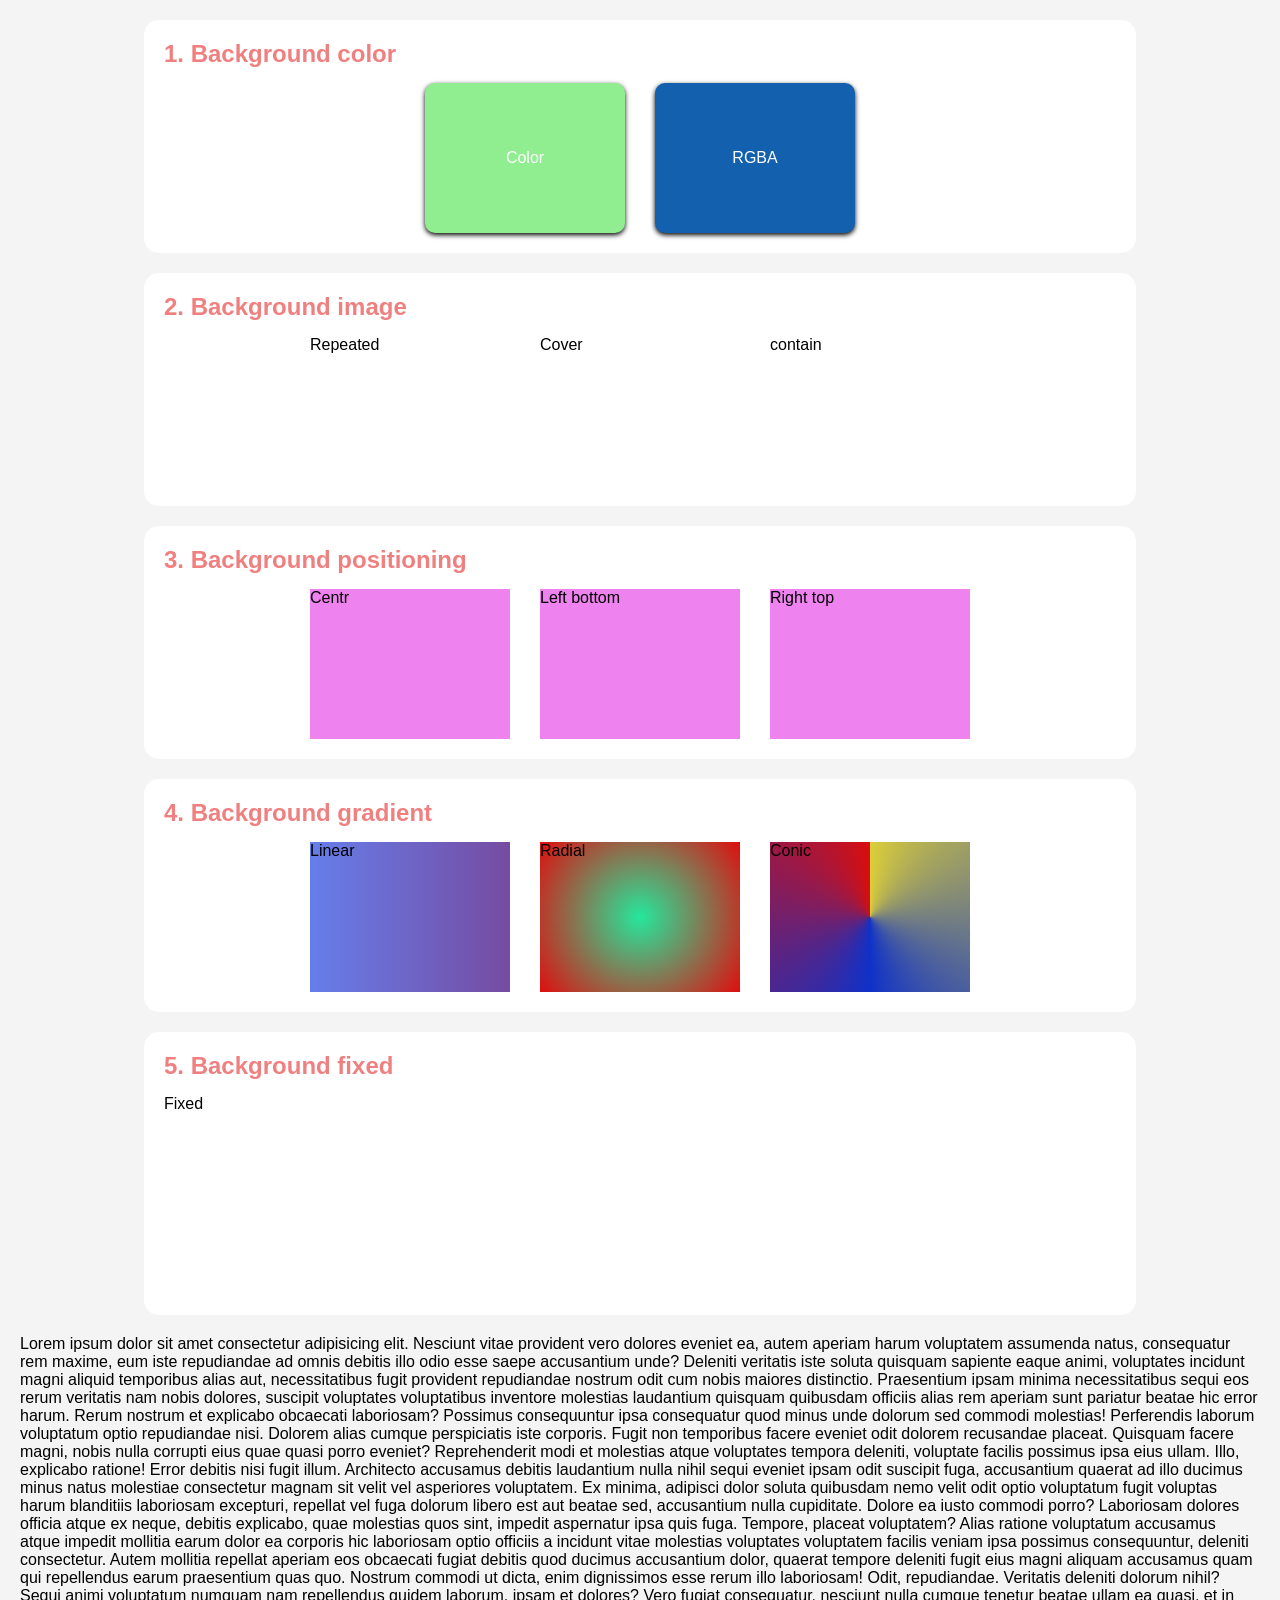
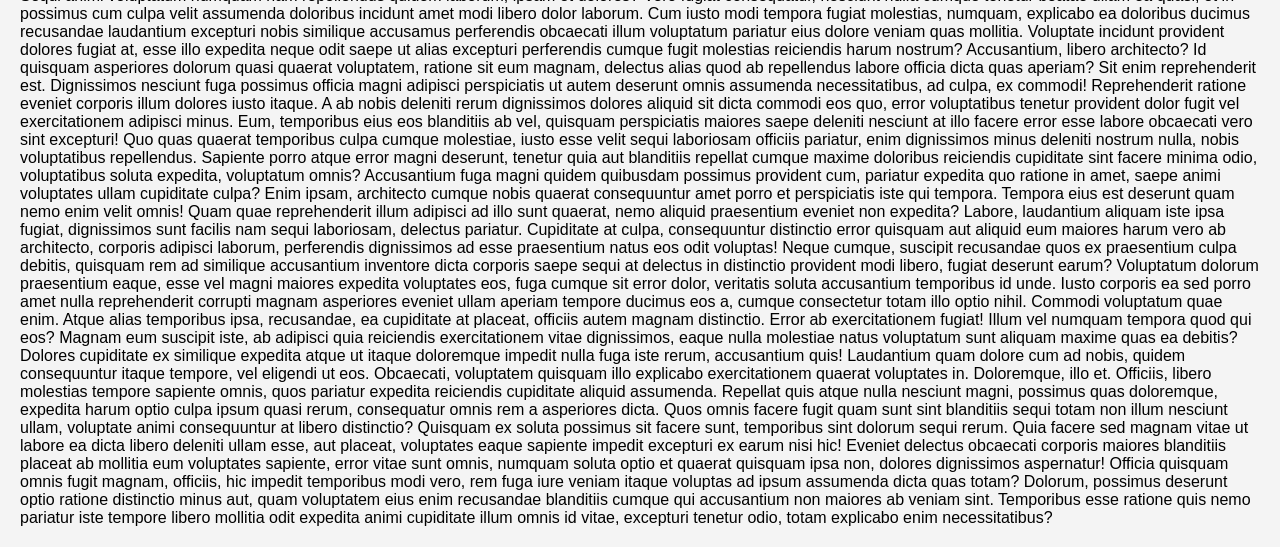
<file: Background/index.html>
<!DOCTYPE html>
<html lang="en">
  <head>
    <meta charset="UTF-8" />
    <meta name="viewport" content="width=device-width, initial-scale=1.0" />
    <title>Background</title>
    <link rel="stylesheet" href="./index.css" />
  </head>
  <body>
    <!-- BACKGROUND: COLOR (name) / RGBA   -->
    <div class="container">
      <section class="bg-section">
        <h2 class="bg-section-title">1. Background color</h2>
        <div class="example-row">
          <div class="example-box color">Color</div>
          <div class="example-box rgba">RGBA</div>
        </div>
      </section>
      <!-- BACKGROUND IMAGE -->
      <section class="bg-section">
        <h2 class="bg-section-title">2. Background image</h2>
        <div class="example-row">
          <div class="repeated">Repeated</div>
          <div class="cover">Cover</div>
          <div class="contain">contain</div>
        </div>
      </section>
      <!-- BACKGROUND POSITIONING -->
      <section class="bg-section">
        <h2 class="bg-section-title">3. Background positioning</h2>
        <div class="example-row">
          <div class="centr">Centr</div>
          <div class="left">Left bottom</div>
          <div class="right">Right top</div>
        </div>
      </section>
      <!-- BACKGROUND GRADIENT COLOR -->
      <section class="bg-section">
        <h2 class="bg-section-title">4. Background gradient</h2>
        <div class="example-row">
          <div class="linear">Linear</div>
          <div class="radial">Radial</div>
          <div class="conic">Conic</div>
        </div>
      </section>
      <!-- BACKGROUND POSITION FIXED -->
      <section class="bg-section">
        <h2 class="bg-section-title">5. Background fixed</h2>
        <div class="example-row">
          <div class="fixed">Fixed</div>
        </div>
      </section>
    </div>
    <!-- LOREM - рандомный текст для теста (значение без скобок, в данном случае - 1000) -->
    <div class="lorem">
      Lorem ipsum dolor sit amet consectetur adipisicing elit. Nesciunt vitae
      provident vero dolores eveniet ea, autem aperiam harum voluptatem
      assumenda natus, consequatur rem maxime, eum iste repudiandae ad omnis
      debitis illo odio esse saepe accusantium unde? Deleniti veritatis iste
      soluta quisquam sapiente eaque animi, voluptates incidunt magni aliquid
      temporibus alias aut, necessitatibus fugit provident repudiandae nostrum
      odit cum nobis maiores distinctio. Praesentium ipsam minima necessitatibus
      sequi eos rerum veritatis nam nobis dolores, suscipit voluptates
      voluptatibus inventore molestias laudantium quisquam quibusdam officiis
      alias rem aperiam sunt pariatur beatae hic error harum. Rerum nostrum et
      explicabo obcaecati laboriosam? Possimus consequuntur ipsa consequatur
      quod minus unde dolorum sed commodi molestias! Perferendis laborum
      voluptatum optio repudiandae nisi. Dolorem alias cumque perspiciatis iste
      corporis. Fugit non temporibus facere eveniet odit dolorem recusandae
      placeat. Quisquam facere magni, nobis nulla corrupti eius quae quasi porro
      eveniet? Reprehenderit modi et molestias atque voluptates tempora
      deleniti, voluptate facilis possimus ipsa eius ullam. Illo, explicabo
      ratione! Error debitis nisi fugit illum. Architecto accusamus debitis
      laudantium nulla nihil sequi eveniet ipsam odit suscipit fuga, accusantium
      quaerat ad illo ducimus minus natus molestiae consectetur magnam sit velit
      vel asperiores voluptatem. Ex minima, adipisci dolor soluta quibusdam nemo
      velit odit optio voluptatum fugit voluptas harum blanditiis laboriosam
      excepturi, repellat vel fuga dolorum libero est aut beatae sed,
      accusantium nulla cupiditate. Dolore ea iusto commodi porro? Laboriosam
      dolores officia atque ex neque, debitis explicabo, quae molestias quos
      sint, impedit aspernatur ipsa quis fuga. Tempore, placeat voluptatem?
      Alias ratione voluptatum accusamus atque impedit mollitia earum dolor ea
      corporis hic laboriosam optio officiis a incidunt vitae molestias
      voluptates voluptatem facilis veniam ipsa possimus consequuntur, deleniti
      consectetur. Autem mollitia repellat aperiam eos obcaecati fugiat debitis
      quod ducimus accusantium dolor, quaerat tempore deleniti fugit eius magni
      aliquam accusamus quam qui repellendus earum praesentium quas quo. Nostrum
      commodi ut dicta, enim dignissimos esse rerum illo laboriosam! Odit,
      repudiandae. Veritatis deleniti dolorum nihil? Sequi animi voluptatum
      numquam nam repellendus quidem laborum, ipsam et dolores? Vero fugiat
      consequatur, nesciunt nulla cumque tenetur beatae ullam ea quasi, et in
      possimus cum culpa velit assumenda doloribus incidunt amet modi libero
      dolor laborum. Cum iusto modi tempora fugiat molestias, numquam, explicabo
      ea doloribus ducimus recusandae laudantium excepturi nobis similique
      accusamus perferendis obcaecati illum voluptatum pariatur eius dolore
      veniam quas mollitia. Voluptate incidunt provident dolores fugiat at, esse
      illo expedita neque odit saepe ut alias excepturi perferendis cumque fugit
      molestias reiciendis harum nostrum? Accusantium, libero architecto? Id
      quisquam asperiores dolorum quasi quaerat voluptatem, ratione sit eum
      magnam, delectus alias quod ab repellendus labore officia dicta quas
      aperiam? Sit enim reprehenderit est. Dignissimos nesciunt fuga possimus
      officia magni adipisci perspiciatis ut autem deserunt omnis assumenda
      necessitatibus, ad culpa, ex commodi! Reprehenderit ratione eveniet
      corporis illum dolores iusto itaque. A ab nobis deleniti rerum dignissimos
      dolores aliquid sit dicta commodi eos quo, error voluptatibus tenetur
      provident dolor fugit vel exercitationem adipisci minus. Eum, temporibus
      eius eos blanditiis ab vel, quisquam perspiciatis maiores saepe deleniti
      nesciunt at illo facere error esse labore obcaecati vero sint excepturi!
      Quo quas quaerat temporibus culpa cumque molestiae, iusto esse velit sequi
      laboriosam officiis pariatur, enim dignissimos minus deleniti nostrum
      nulla, nobis voluptatibus repellendus. Sapiente porro atque error magni
      deserunt, tenetur quia aut blanditiis repellat cumque maxime doloribus
      reiciendis cupiditate sint facere minima odio, voluptatibus soluta
      expedita, voluptatum omnis? Accusantium fuga magni quidem quibusdam
      possimus provident cum, pariatur expedita quo ratione in amet, saepe animi
      voluptates ullam cupiditate culpa? Enim ipsam, architecto cumque nobis
      quaerat consequuntur amet porro et perspiciatis iste qui tempora. Tempora
      eius est deserunt quam nemo enim velit omnis! Quam quae reprehenderit
      illum adipisci ad illo sunt quaerat, nemo aliquid praesentium eveniet non
      expedita? Labore, laudantium aliquam iste ipsa fugiat, dignissimos sunt
      facilis nam sequi laboriosam, delectus pariatur. Cupiditate at culpa,
      consequuntur distinctio error quisquam aut aliquid eum maiores harum vero
      ab architecto, corporis adipisci laborum, perferendis dignissimos ad esse
      praesentium natus eos odit voluptas! Neque cumque, suscipit recusandae
      quos ex praesentium culpa debitis, quisquam rem ad similique accusantium
      inventore dicta corporis saepe sequi at delectus in distinctio provident
      modi libero, fugiat deserunt earum? Voluptatum dolorum praesentium eaque,
      esse vel magni maiores expedita voluptates eos, fuga cumque sit error
      dolor, veritatis soluta accusantium temporibus id unde. Iusto corporis ea
      sed porro amet nulla reprehenderit corrupti magnam asperiores eveniet
      ullam aperiam tempore ducimus eos a, cumque consectetur totam illo optio
      nihil. Commodi voluptatum quae enim. Atque alias temporibus ipsa,
      recusandae, ea cupiditate at placeat, officiis autem magnam distinctio.
      Error ab exercitationem fugiat! Illum vel numquam tempora quod qui eos?
      Magnam eum suscipit iste, ab adipisci quia reiciendis exercitationem vitae
      dignissimos, eaque nulla molestiae natus voluptatum sunt aliquam maxime
      quas ea debitis? Dolores cupiditate ex similique expedita atque ut itaque
      doloremque impedit nulla fuga iste rerum, accusantium quis! Laudantium
      quam dolore cum ad nobis, quidem consequuntur itaque tempore, vel eligendi
      ut eos. Obcaecati, voluptatem quisquam illo explicabo exercitationem
      quaerat voluptates in. Doloremque, illo et. Officiis, libero molestias
      tempore sapiente omnis, quos pariatur expedita reiciendis cupiditate
      aliquid assumenda. Repellat quis atque nulla nesciunt magni, possimus quas
      doloremque, expedita harum optio culpa ipsum quasi rerum, consequatur
      omnis rem a asperiores dicta. Quos omnis facere fugit quam sunt sint
      blanditiis sequi totam non illum nesciunt ullam, voluptate animi
      consequuntur at libero distinctio? Quisquam ex soluta possimus sit facere
      sunt, temporibus sint dolorum sequi rerum. Quia facere sed magnam vitae ut
      labore ea dicta libero deleniti ullam esse, aut placeat, voluptates eaque
      sapiente impedit excepturi ex earum nisi hic! Eveniet delectus obcaecati
      corporis maiores blanditiis placeat ab mollitia eum voluptates sapiente,
      error vitae sunt omnis, numquam soluta optio et quaerat quisquam ipsa non,
      dolores dignissimos aspernatur! Officia quisquam omnis fugit magnam,
      officiis, hic impedit temporibus modi vero, rem fuga iure veniam itaque
      voluptas ad ipsum assumenda dicta quas totam? Dolorum, possimus deserunt
      optio ratione distinctio minus aut, quam voluptatem eius enim recusandae
      blanditiis cumque qui accusantium non maiores ab veniam sint. Temporibus
      esse ratione quis nemo pariatur iste tempore libero mollitia odit expedita
      animi cupiditate illum omnis id vitae, excepturi tenetur odio, totam
      explicabo enim necessitatibus?
    </div>
  </body>
</html>
</file>
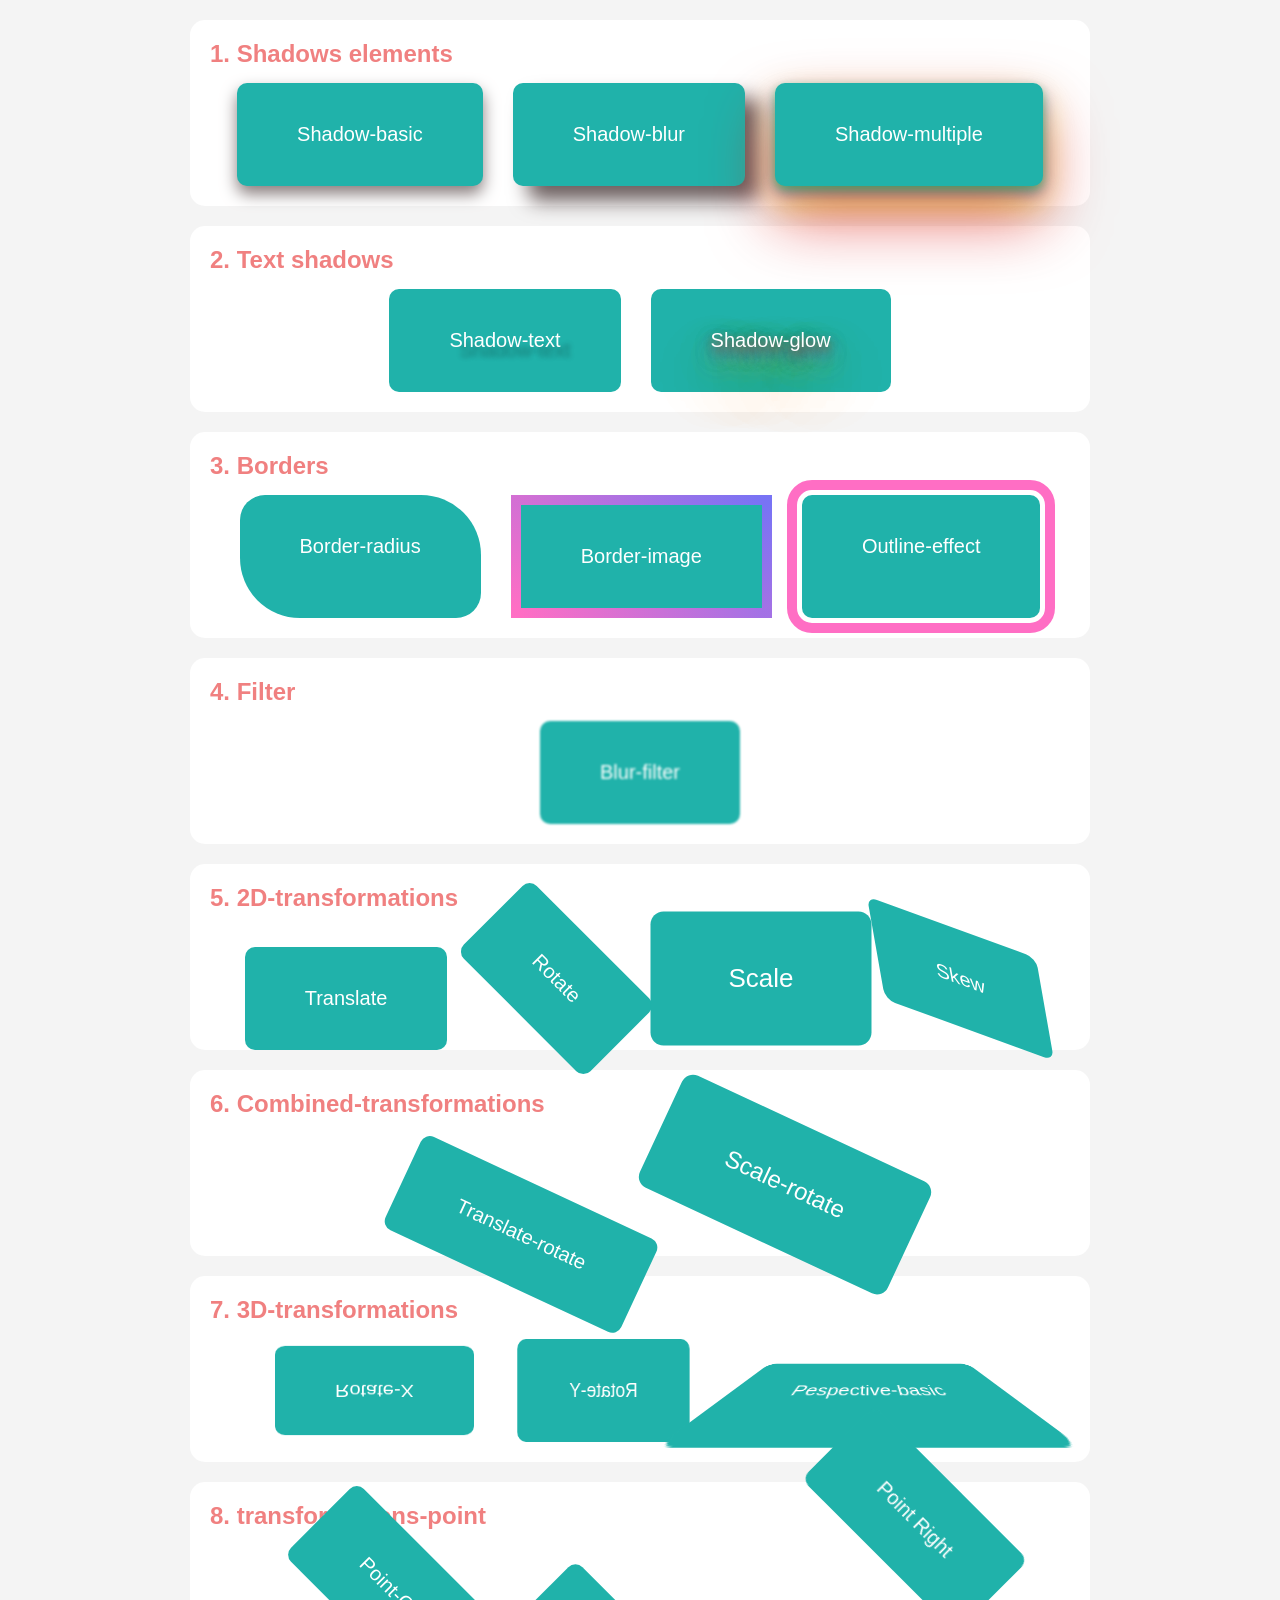
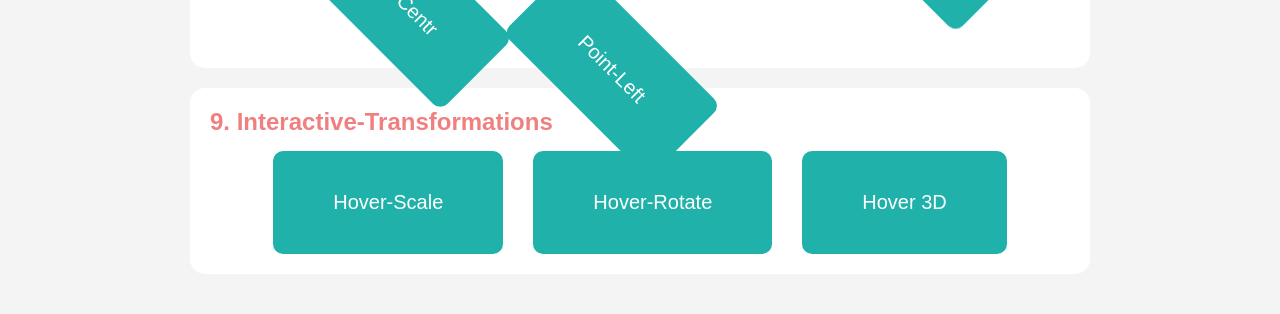
<file: Shadow and Gradient/index.html>
<!DOCTYPE html>
<html lang="en">
  <head>
    <meta charset="UTF-8" />
    <meta name="viewport" content="width=device-width, initial-scale=1.0" />
    <title>Decorative CSS</title>
    <link rel="stylesheet" href="./style.css" />
  </head>
  <body>
    <!-- BACKGROUND: COLOR (name) / RGBA   -->
    <div class="container">
      <section class="main-section">
        <h2 class="main-section-title">1. Shadows elements</h2>
        <div class="example-row">
          <div class="example-box shadow-basic">Shadow-basic</div>
          <div class="example-box shadow-blur">Shadow-blur</div>
          <div class="example-box shadow-multiple">Shadow-multiple</div>
        </div>
      </section>

      <section class="main-section">
        <h2 class="main-section-title">2. Text shadows</h2>
        <div class="example-row">
          <div class="example-box shadow-basic-text">Shadow-text</div>
          <div class="example-box shadow-glow">Shadow-glow</div>
        </div>
      </section>

      <section class="main-section">
        <h2 class="main-section-title">3. Borders</h2>
        <div class="example-row">
          <div class="example-box border-radius">Border-radius</div>
          <div class="example-box border-image">Border-image</div>
          <div class="example-box outline-effect">Outline-effect</div>
        </div>
      </section>

      <section class="main-section">
        <h2 class="main-section-title">4. Filter</h2>
        <div class="example-row">
          <div class="example-box blur-filter">Blur-filter</div>
        </div>
      </section>

      <section class="main-section">
        <h2 class="main-section-title">5. 2D-transformations</h2>
        <div class="example-row">
          <div class="example-box translate">Translate</div>
          <div class="example-box rotate">Rotate</div>
          <div class="example-box scale">Scale</div>
          <div class="example-box skew">Skew</div>
        </div>
      </section>

      <section class="main-section">
        <h2 class="main-section-title">6. Combined-transformations</h2>
        <div class="example-row">
          <div class="example-box translate-rotate">Translate-rotate</div>
          <div class="example-box scale-rotate">Scale-rotate</div>
        </div>
      </section>

      <section class="main-section">
        <h2 class="main-section-title">7. 3D-transformations</h2>
        <div class="example-row">
          <div class="example-box rotate-x">Rotate-X</div>
          <div class="example-box rotate-y">Rotate-Y</div>
          <div class="example-box perspective-basic">Pespective-basic</div>
        </div>
      </section>

      <section class="main-section">
        <h2 class="main-section-title">8. transformations-point</h2>
        <div class="example-row">
          <div class="example-box point-center">Point-Centr</div>
          <div class="example-box point-left">Point-Left</div>
          <div class="example-box point-right">Point Right</div>
        </div>
      </section>

      <section class="main-section">
        <h2 class="main-section-title">9. Interactive-Transformations</h2>
        <div class="example-row">
          <div class="example-box hover-scale">Hover-Scale</div>
          <div class="example-box hover-rotate">Hover-Rotate</div>
          <div class="example-box hover-3D">Hover 3D</div>
        </div>  
      </section>
    </div>
  </body>
</html>
</file>
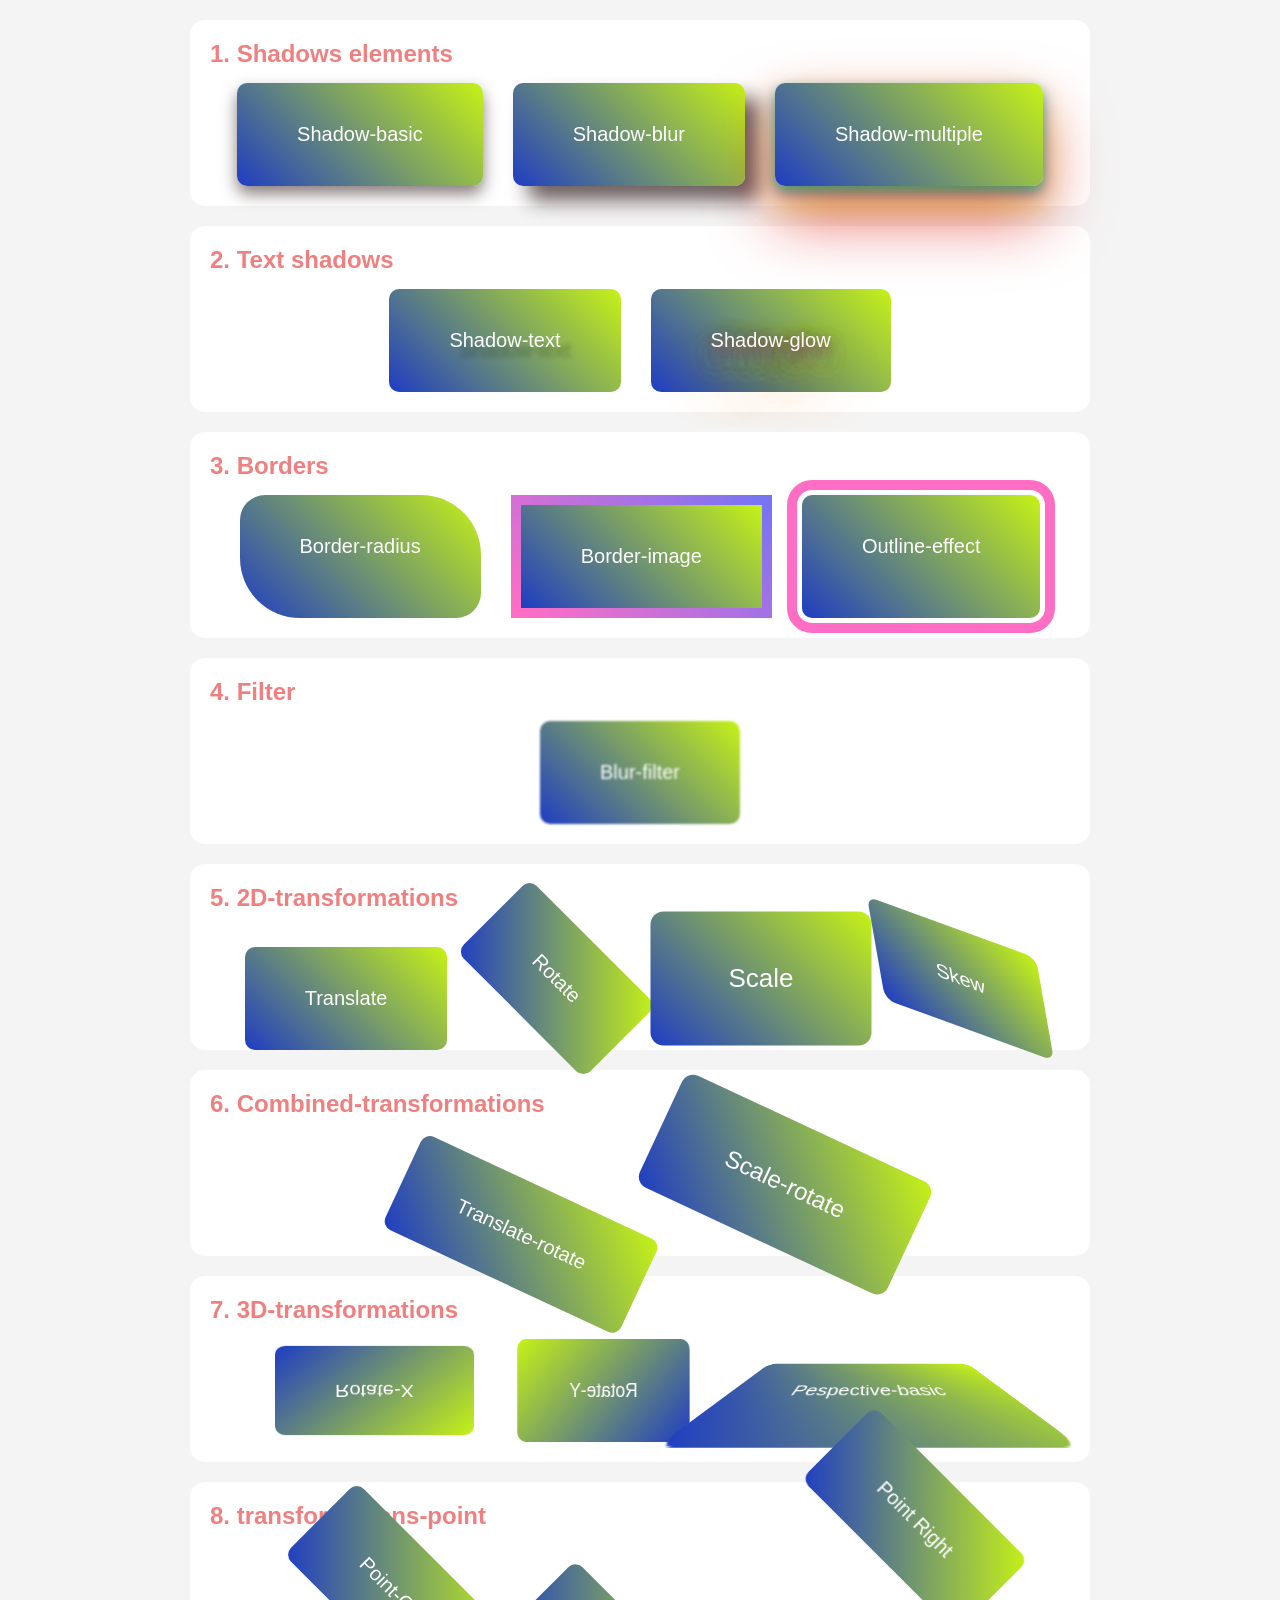
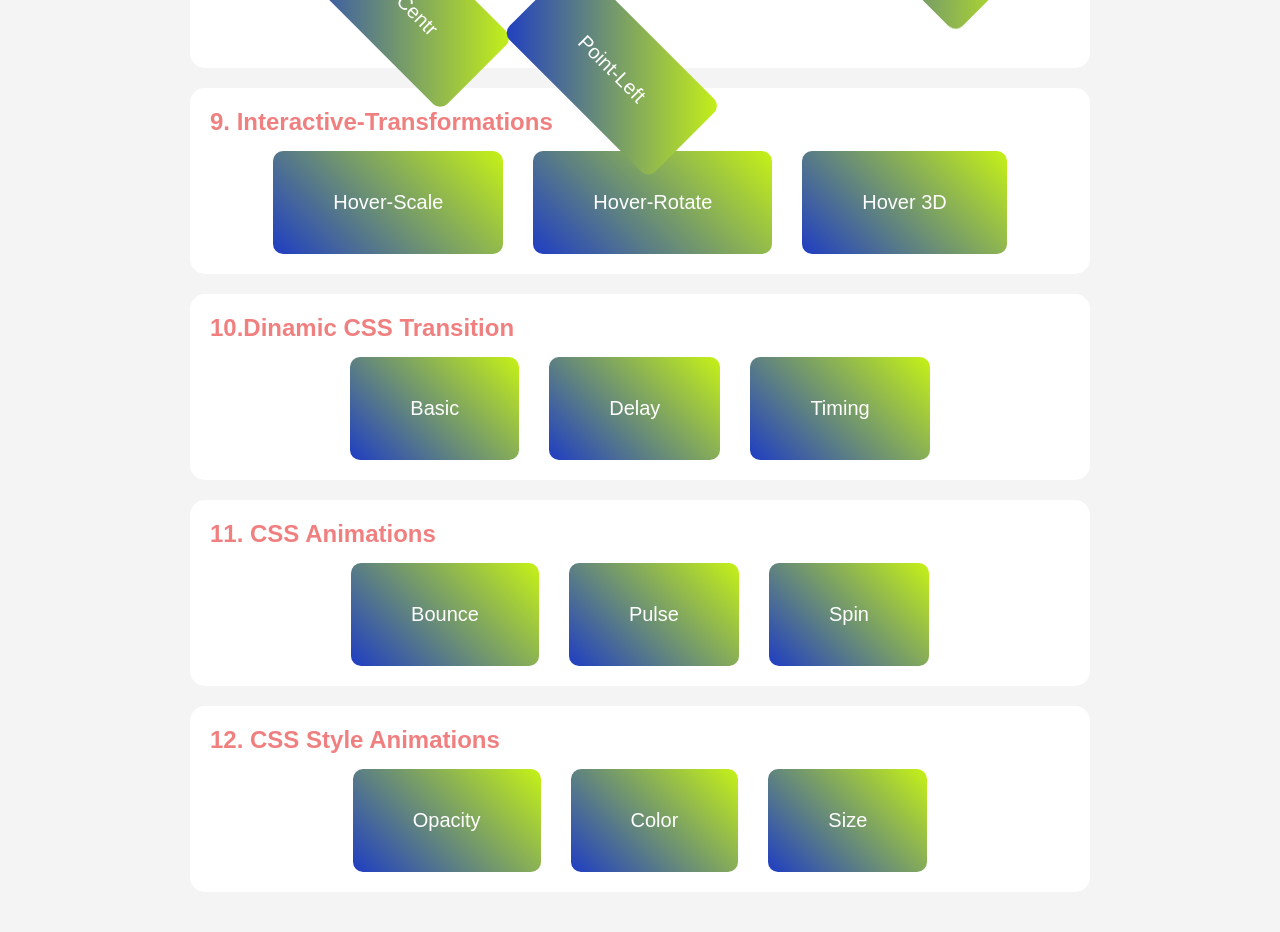
<file: Shadow, Gradient and Transformations/index.html>
<!DOCTYPE html>
<html lang="en">
  <head>
    <meta charset="UTF-8" />
    <meta name="viewport" content="width=device-width, initial-scale=1.0" />
    <title>Decorative CSS</title>
    <link rel="stylesheet" href="./style.css" />
  </head>
  <body>
    <!-- BACKGROUND: SHADOW ELEMENTS   -->
    <div class="container">
      <section class="main-section">
        <h2 class="main-section-title">1. Shadows elements</h2>
        <div class="example-row">
          <div class="example-box shadow-basic">Shadow-basic</div>
          <div class="example-box shadow-blur">Shadow-blur</div>
          <div class="example-box shadow-multiple">Shadow-multiple</div>
        </div>
      </section>
      <!-- TEXT SHADOWS -->
      <section class="main-section">
        <h2 class="main-section-title">2. Text shadows</h2>
        <div class="example-row">
          <div class="example-box shadow-basic-text">Shadow-text</div>
          <div class="example-box shadow-glow">Shadow-glow</div>
        </div>
      </section>
      <!-- BORDERS -->
      <section class="main-section">
        <h2 class="main-section-title">3. Borders</h2>
        <div class="example-row">
          <div class="example-box border-radius">Border-radius</div>
          <div class="example-box border-image">Border-image</div>
          <div class="example-box outline-effect">Outline-effect</div>
        </div>
      </section>
      <!-- FILTER -->
      <section class="main-section">
        <h2 class="main-section-title">4. Filter</h2>
        <div class="example-row">
          <div class="example-box blur-filter">Blur-filter</div>
        </div>
      </section>
      <!-- 2D TRANSOFRMATIONS -->
      <section class="main-section">
        <h2 class="main-section-title">5. 2D-transformations</h2>
        <div class="example-row">
          <div class="example-box translate">Translate</div>
          <div class="example-box rotate">Rotate</div>
          <div class="example-box scale">Scale</div>
          <div class="example-box skew">Skew</div>
        </div>
      </section>
      <!-- COMBINED TRANSFORMATIONS -->
      <section class="main-section">
        <h2 class="main-section-title">6. Combined-transformations</h2>
        <div class="example-row">
          <div class="example-box translate-rotate">Translate-rotate</div>
          <div class="example-box scale-rotate">Scale-rotate</div>
        </div>
      </section>
      <!-- 3D TRANSFORMATIONS -->
      <section class="main-section">
        <h2 class="main-section-title">7. 3D-transformations</h2>
        <div class="example-row">
          <div class="example-box rotate-x">Rotate-X</div>
          <div class="example-box rotate-y">Rotate-Y</div>
          <div class="example-box perspective-basic">Pespective-basic</div>
        </div>
      </section>
      <!-- TRANSFORMATIONS POINT -->
      <section class="main-section">
        <h2 class="main-section-title">8. transformations-point</h2>
        <div class="example-row">
          <div class="example-box point-center">Point-Centr</div>
          <div class="example-box point-left">Point-Left</div>
          <div class="example-box point-right">Point Right</div>
        </div>
      </section>
      <!-- INTERACTIVE TRANSFORMATIONS -->
      <section class="main-section">
        <h2 class="main-section-title">9. Interactive-Transformations</h2>
        <div class="example-row">
          <div class="example-box hover-scale">Hover-Scale</div>
          <div class="example-box hover-rotate">Hover-Rotate</div>
          <div class="example-box hover-3D">Hover 3D</div>
        </div>
      </section>
      <!-- DINAMIC CSS TRANSFORMATION -->
      <section class="main-section">
        <h2 class="main-section-title">10.Dinamic CSS Transition</h2>
        <div class="example-row">
          <div class="example-box transition-basic">Basic</div>
          <div class="example-box transition-delay">Delay</div>
          <div class="example-box transition-timing">Timing</div>
        </div>
      </section>
      <!-- CSS ANIMATIONS -->
      <section class="main-section">
        <h2 class="main-section-title">11. CSS Animations</h2>
        <div class="example-row">
          <div class="example-box animation-bounce">Bounce</div>
          <div class="example-box animation-pulse">Pulse</div>
          <div class="example-box animation-spin">Spin</div>
        </div>
      </section>
      <!-- STYLE ANIMATIONS -->
      <section class="main-section">
        <h2 class="main-section-title">12. CSS Style Animations</h2>
        <div class="example-row">
          <div class="example-box opacity-transition">Opacity</div>
          <div class="example-box color-transition">Color</div>
          <div class="example-box size-transition">Size</div>
        </div>
      </section>
    </div>
  </body>
</html>
</file>
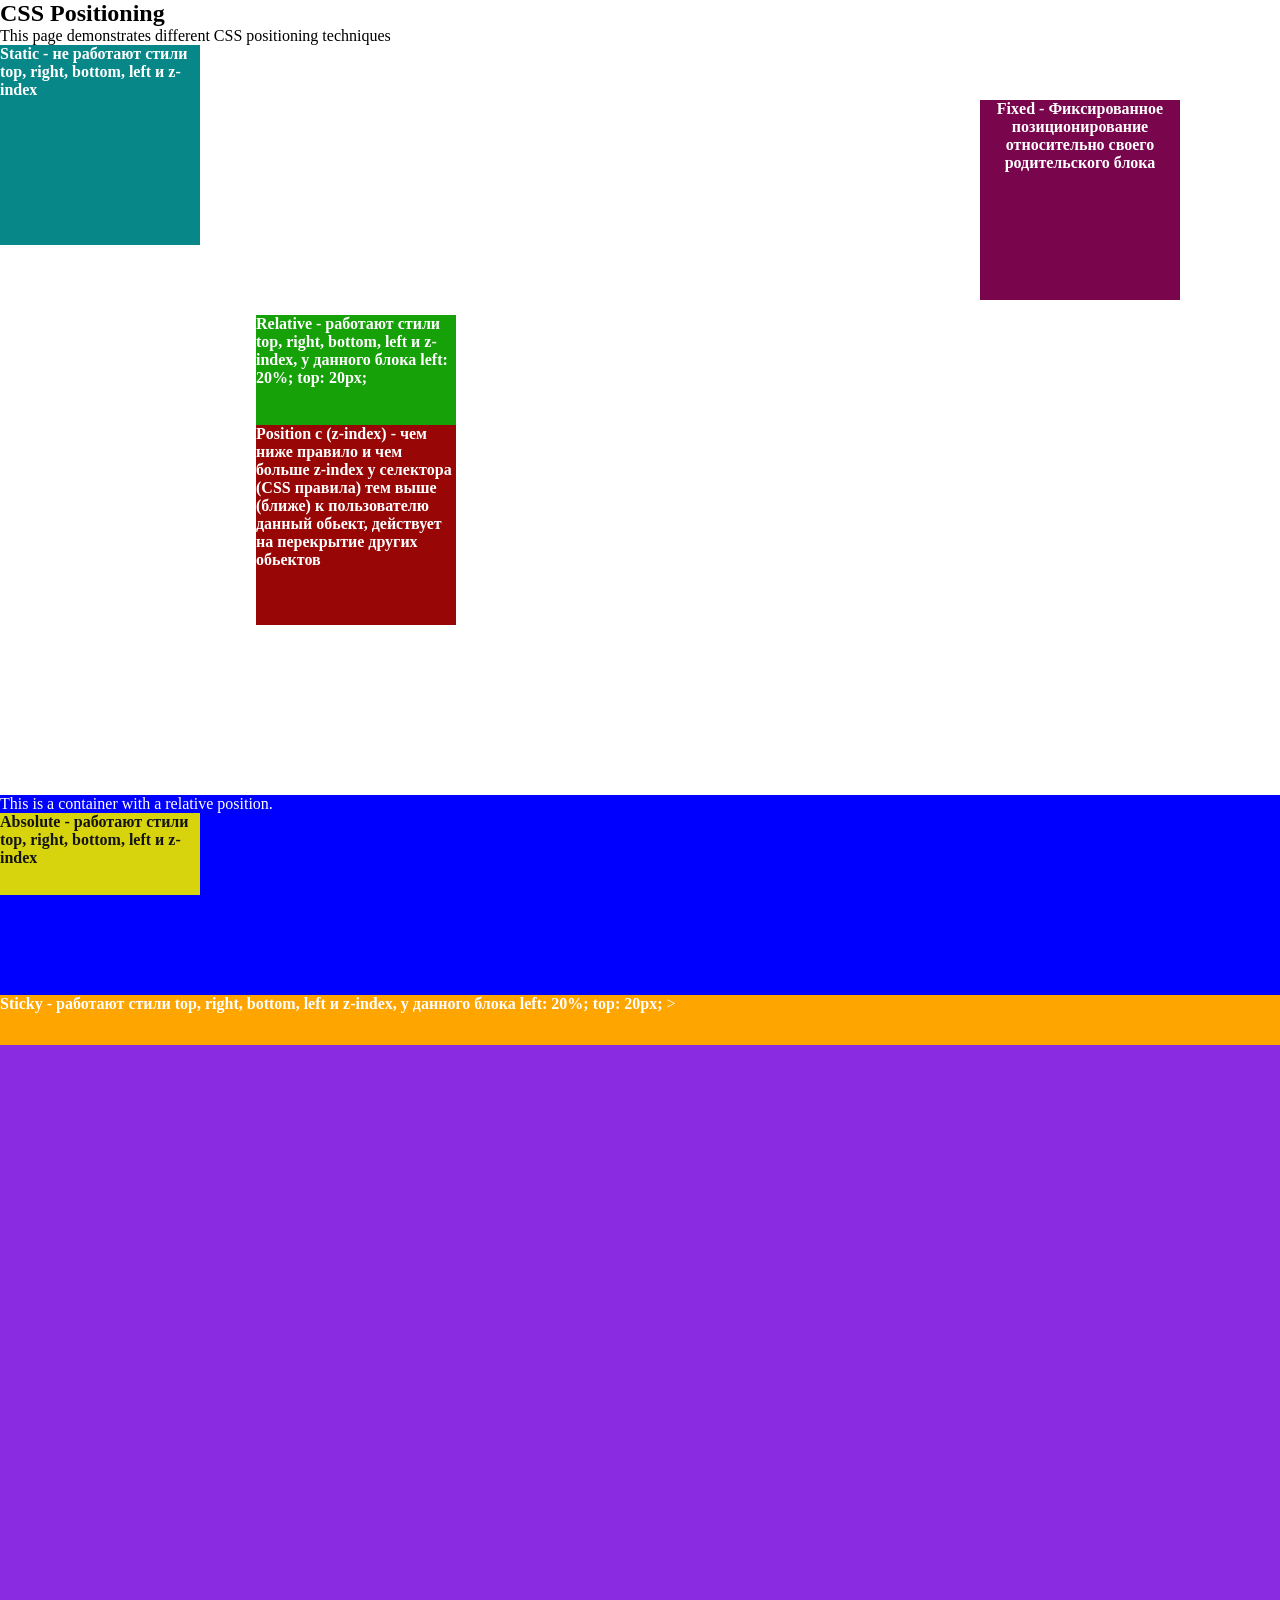
<file: Habsida-educational-practice/Positioning CSS/index.html>
<!DOCTYPE html>
<html lang="en">
  <head>
    <meta charset="UTF-8" />
    <meta name="viewport" content="width=device-width, initial-scale=1.0" />
    <title>Positioning</title>
    <link rel="stylesheet" href="./styles.css" />
  </head>
  <body>
    <section>
      <h1>CSS Positioning</h1>
      <p>This page demonstrates different CSS positioning techniques</p>

      <div class="container">
        <div class="static-positioning">
          <strong
            >Static - не работают стили top, right, bottom, left и
            z-index</strong
          >
        </div>
        <div class="relative-positioning">
          <strong
            >Relative - работают стили top, right, bottom, left и z-index, у
            данного блока left: 20%; top: 20px;</strong
          >
        </div>
      </div>

      <div class="container">
        <div class="relative-positioning2">
          <strong
            >Position с (z-index) - чем ниже правило и чем больше z-index у
            селектора (CSS правила) тем выше (ближе) к пользователю данный
            обьект, действует на перекрытие других обьектов
          </strong>
        </div>
      </div>

      <div class="container2">
        This is a container with a relative position.
        <div class="absolute-positioning">
          <strong
            >Absolute - работают стили top, right, bottom, left и z-index
          </strong>
        </div>
      </div>

      <div class="container2">
        <div class="fixed-positioning">
          <strong
            >Fixed - Фиксированное позиционирование относительно своего
            родительского блока</strong
          >
        </div>
      </div>

      <div class="container3">
        <div class="sticky-positioning">
          <strong
            >Sticky - работают стили top, right, bottom, left и z-index, у
            данного блока left: 20%; top: 20px;</strong
          >
          >
        </div>  
      </div>
    </section>
  </body>
</html>
</file>
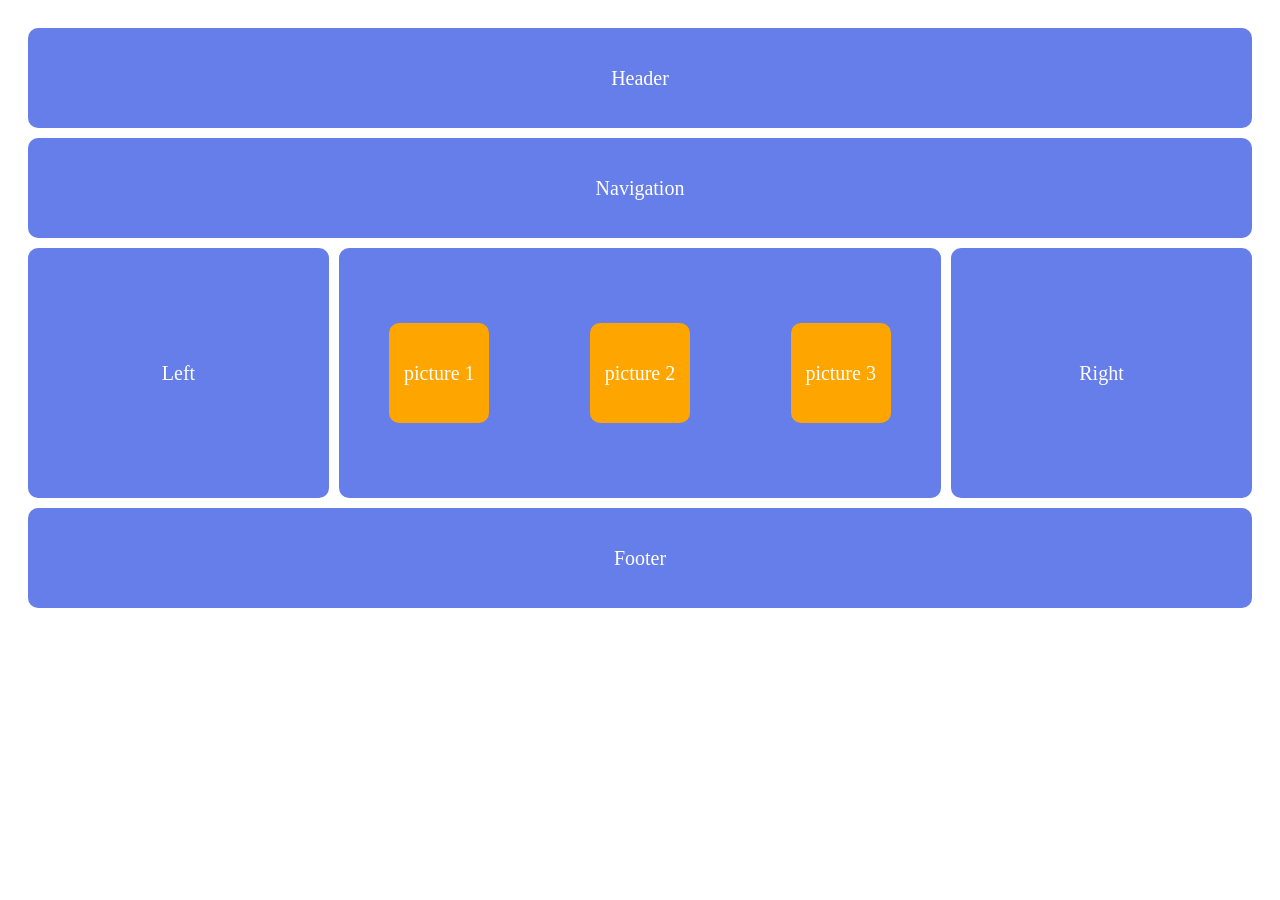
<file: grid/grid.html>
<!DOCTYPE html>
<html lang="en">
  <head>
    <meta charset="UTF-8" />
    <meta name="viewport" content="width=device-width, initial-scale=1.0" />
    <title>CSS Grid/title></title>
    <link rel="stylesheet" href="./grid.css" />
  </head>
  <body>
    <div class="main-container">
      <div class="section header">Header</div>
      <div class="section navigation-menu">Navigation</div>
      <div class="section left">Left</div>
      <div class="section middle">
        <div class="picture">picture 1</div>
        <div class="picture">picture 2</div>
        <div class="picture">picture 3</div>
      </div>
      <div class="section right">Right</div>
      <div class="section footer">Footer</div>
    </div>
  </body>
</html>
</file>
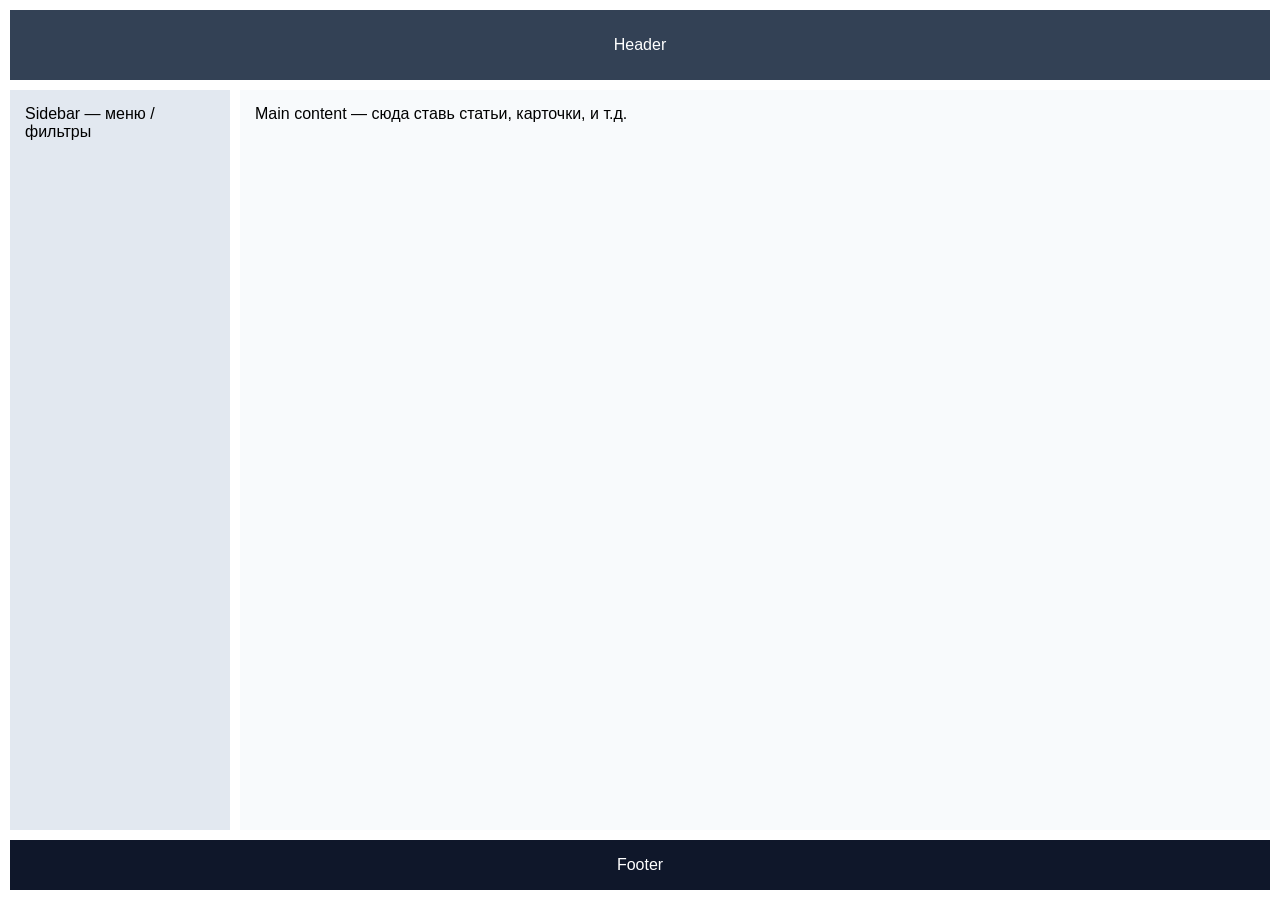
<file: grid/minimal complete example.html>
<!doctype html>
<html>
<head>
<meta charset="utf-8">
<title>Grid — Простой макет</title>
<style>
  body { margin: 0; font-family: Arial, sans-serif; }
  .layout {
    display: grid;
    grid-template-areas:
      "header header"
      "sidebar main"
      "footer footer";
    grid-template-columns: 220px 1fr;
    grid-template-rows: 70px 1fr 50px;
    gap: 10px;
    height: 100vh;
    padding: 10px;
    box-sizing: border-box;
  }
  header { grid-area: header; background:#334155; color:white; display:flex; align-items:center; justify-content:center; }
  aside  { grid-area: sidebar; background:#e2e8f0; padding:15px; }
  main   { grid-area: main; background:#f8fafc; padding:15px; overflow:auto; }
  footer { grid-area: footer; background:#0f172a; color:white; display:flex; align-items:center; justify-content:center; }
  /* Адаптив: на узких экранах колонки в одну колонку */
  @media (max-width: 700px) {
    .layout {
      grid-template-areas:
        "header"
        "main"
        "sidebar"
        "footer";
      grid-template-columns: 1fr;
      grid-template-rows: auto 1fr auto auto;
    }
  }
</style>
</head>
<body>
  <div class="layout">
    <header>Header</header>
    <aside>Sidebar — меню / фильтры</aside>
    <main>Main content — сюда ставь статьи, карточки, и т.д.</main>
    <footer>Footer</footer>
  </div>
</body>
</html>
</file>
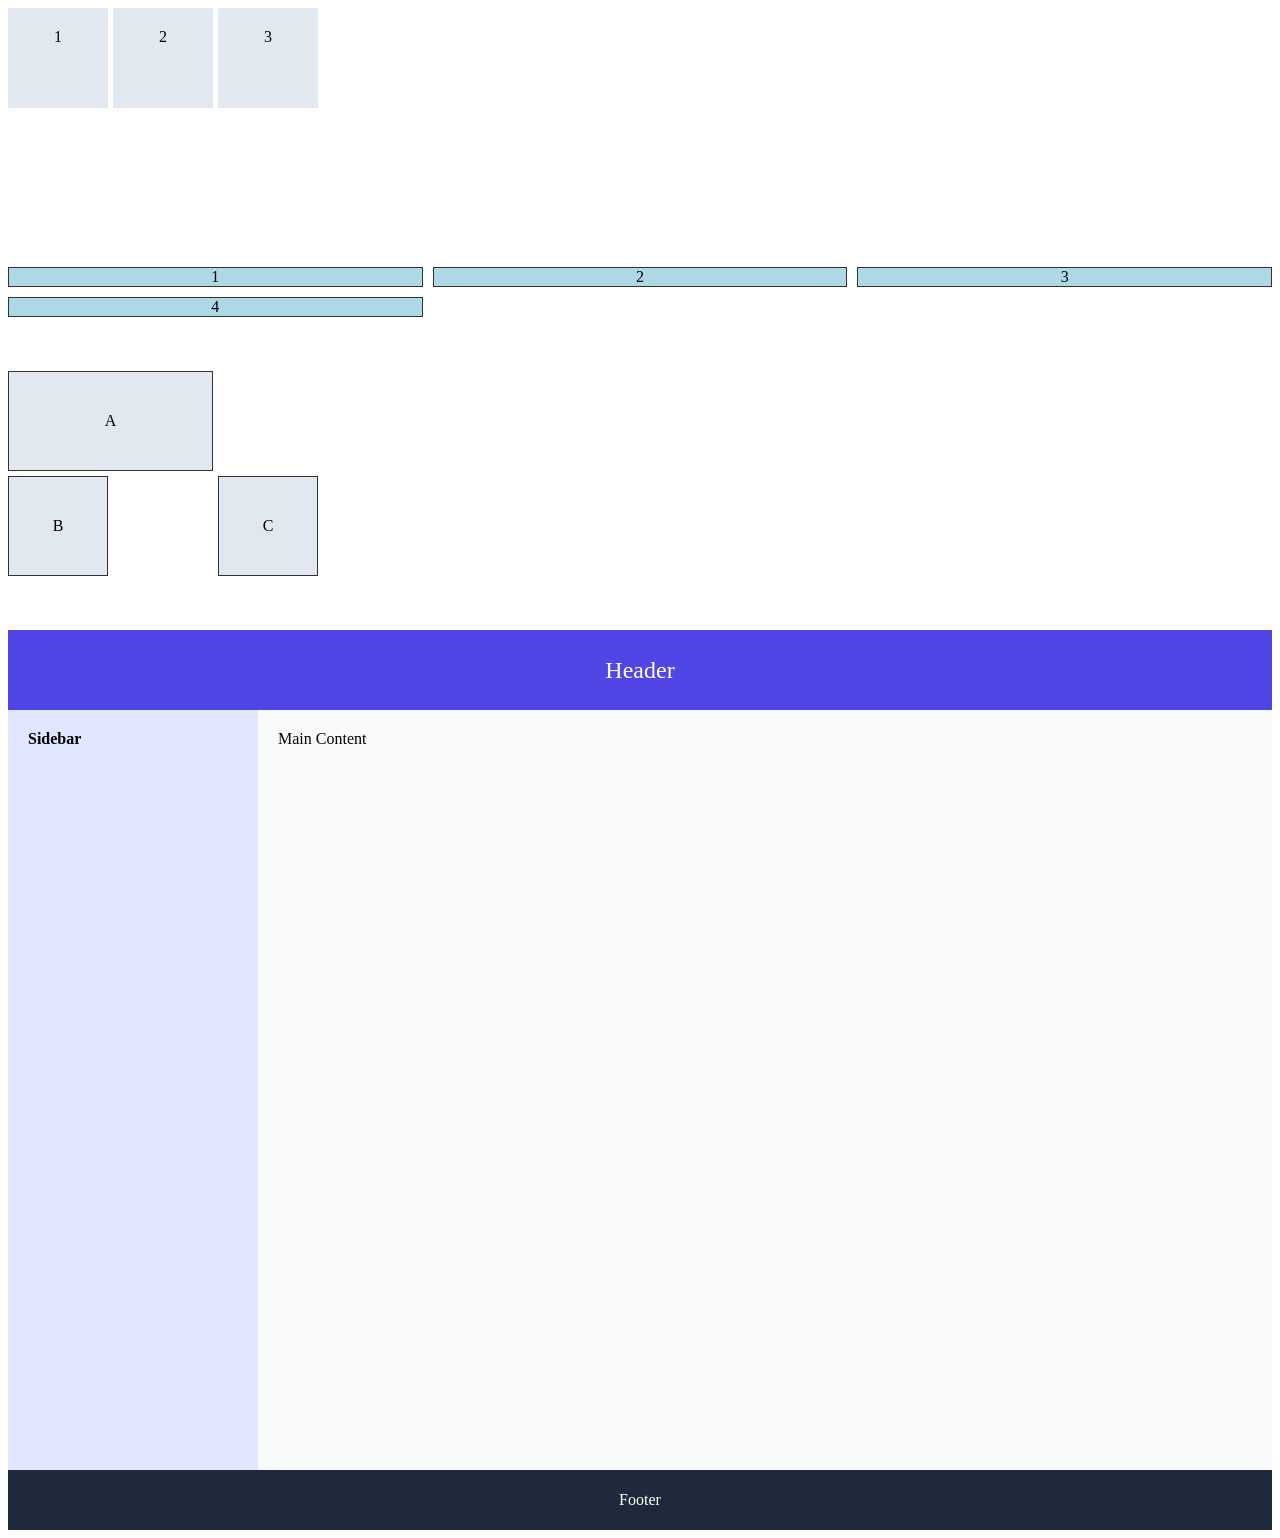
<file: grid/test.html>
<!DOCTYPE html>
<html>
  <head>
    <meta charset="UTF-8" />
    <meta name="viewport" content="width=device-width, initial-scale=1.0" />
    <title>Document</title>
    <link rel="stylesheet" href="./test.css" />
  </head>
  <body>
    <div class="grid">
      <div>1</div>
      <div>2</div>
      <div>3</div>
    </div>

    <br /><br /><br />
    <div class="grid-container">
      <div class="item">1</div>
      <div class="item">2</div>
      <div class="item">3</div>
      <div class="item">4</div>
    </div>
    <br /><br /><br />

    <div class="grid">
      <div class="item a">A</div>
      <div class="item b">B</div>
      <div class="item c">C</div>
    </div>
    <br /><br /><br />

    <div class="grid-layout">
      <header>Header</header>
      <aside>Sidebar</aside>
      <main>Main Content</main>
      <footer>Footer</footer>
    </div>
  </body>
</html>
</file>
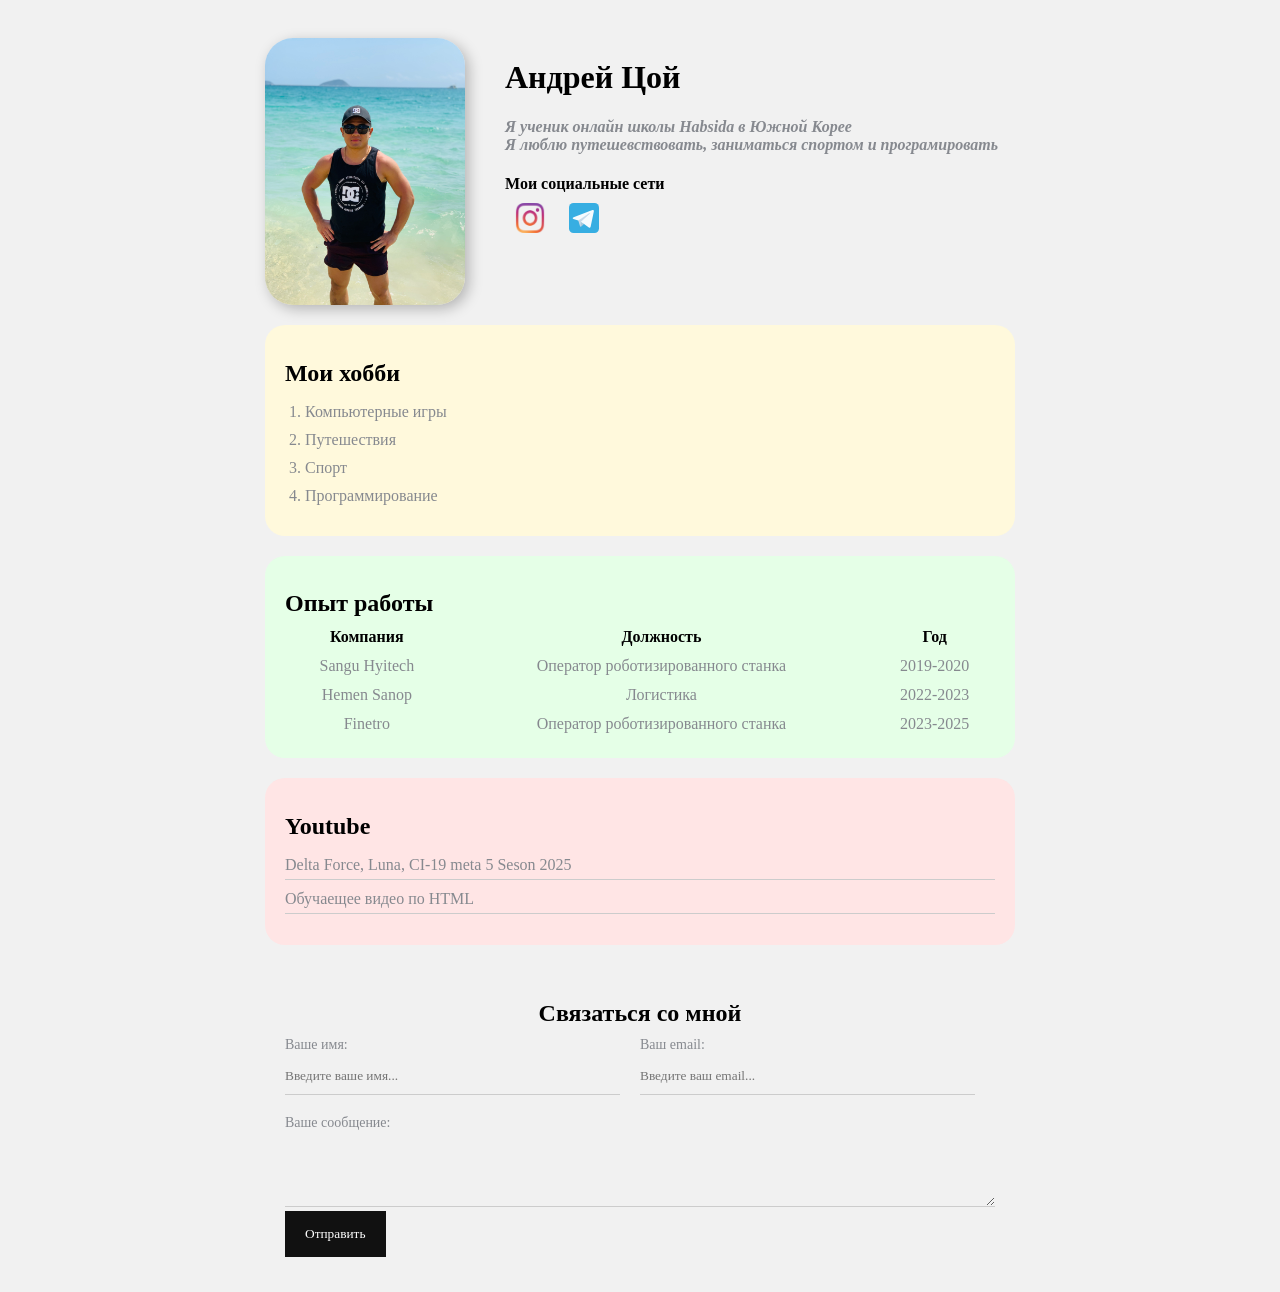
<file: portfolio/my review-page.html>
<!DOCTYPE html>
<html lang="en">

<head>
  <meta charset="UTF-8">
  <meta name="viewport" content="width=device-width, initial-scale=1.0">
  <title>Андрей Цой резюме Frontend</title>
  <!-- Пример подлключения CSS файла -->
  <link rel="stylesheet" href="./my review-page-styles.css">
  <link rel="icon" href="https://i.pinimg.com/736x/6b/aa/98/6baa98cc1c3f4d76e989701746e322dd.jpg">

</head>

<body>
  <div class="container">
    <div class="info">
      <img src="./FullSizeRender.jpg" alt="Мое фото" class="avatar">

      <div class="info-text">
        <!-- <div class="shadowbox"> -->
        <h1>Андрей Цой</h1>


        <p>Я ученик онлайн школы <strong>Habsida</strong> в Южной Корее</p>
        <p>Я люблю путешевствовать, заниматься спортом и програмировать </p>


        <h4>Мои социальные сети</h4>
        <a href="https://www.instagram.com/a_r_t_s_o_y" target="_blank">
          <img class="picture_inst" src="./Symbol-Instagram.png" alt="картинка instagram">
        </a>
    
        <a href="http://t.me/Last_Ron11n" target="_blank">
          <img class="picture_tlg" src="./telegram-svgrepo-com.svg" alt="иконка telegram">
        </a>
      </div>
    </div>


    <div class="card bg-yellow">

      <h2>Мои хобби</h2>
      <ol class="list">
        <li>Компьютерные игры</li>
        <li>Путешествия</li>
        <li>Спорт</li>
        <li>Программирование</li>
      </ol>

    </div>

    <div class="card bg-green">
      <h2>Опыт работы</h2>
      <table class="table">
        <thead>
          <tr>
            <th>Компания</th>
            <th>Должность</th>
            <th>Год</th>
          </tr>
        </thead>
        <tbody>
          <tr>
            <td>Sangu Hyitech</td>
            <td>Оператор роботизированного станка</td>
            <td>2019-2020</td>
          </tr>

          <tr>
            <td>Hemen Sanop</td>
            <td>Логистика</td>
            <td>2022-2023</td>
          </tr>

          <tr>
            <td>Finetro</td>
            <td>Оператор роботизированного станка</td>
            <td>2023-2025</td>
          </tr>


        </tbody>

      </table>
    </div>

    <div class="card bg-red">

      <h2>Youtube</h2>
      <ul class="link-list">
        <li>
          <a href="https://youtu.be/EbYPd-z15lc?si=r6mifVwaGKbm3ICL" target="_blank">Delta Force, Luna, CI-19 meta 5
            Seson 2025 </a>
        </li>

        <li>
          <a href="https://www.youtube.com/watch?v=SpCUuyZZTp8&t=4262s" target="_blank"> Обучаещее видео по HTML</a>
        </li>
      </ul>

    </div>


    <div class="card">
      <div class="contact">

        <h2>Cвязаться со мной</h2>
        <form action="#">

          <div class="row">
            <div class="form-group">
              <label for="name">Ваше имя:</label>
              <input type="text" id="name" placeholder="Введите ваше имя...">
            </div>

            <div class="form-group">
              <label for="email">Ваш email:</label>
              <input type=" email" id="email" placeholder="Введите ваш email...">
            </div>
          </div>

          <div class="form-group">
            <label for="text">Ваше сообщение:</label>
            <br>
            <textarea id="text" rows="2" cols="15"></textarea>
          </div>


          <input class="btn" type="submit" value="Отправить">
        </form>

        <div class="position">
          <div class="box"></div>

        </div>


</body>

</html>
</file>
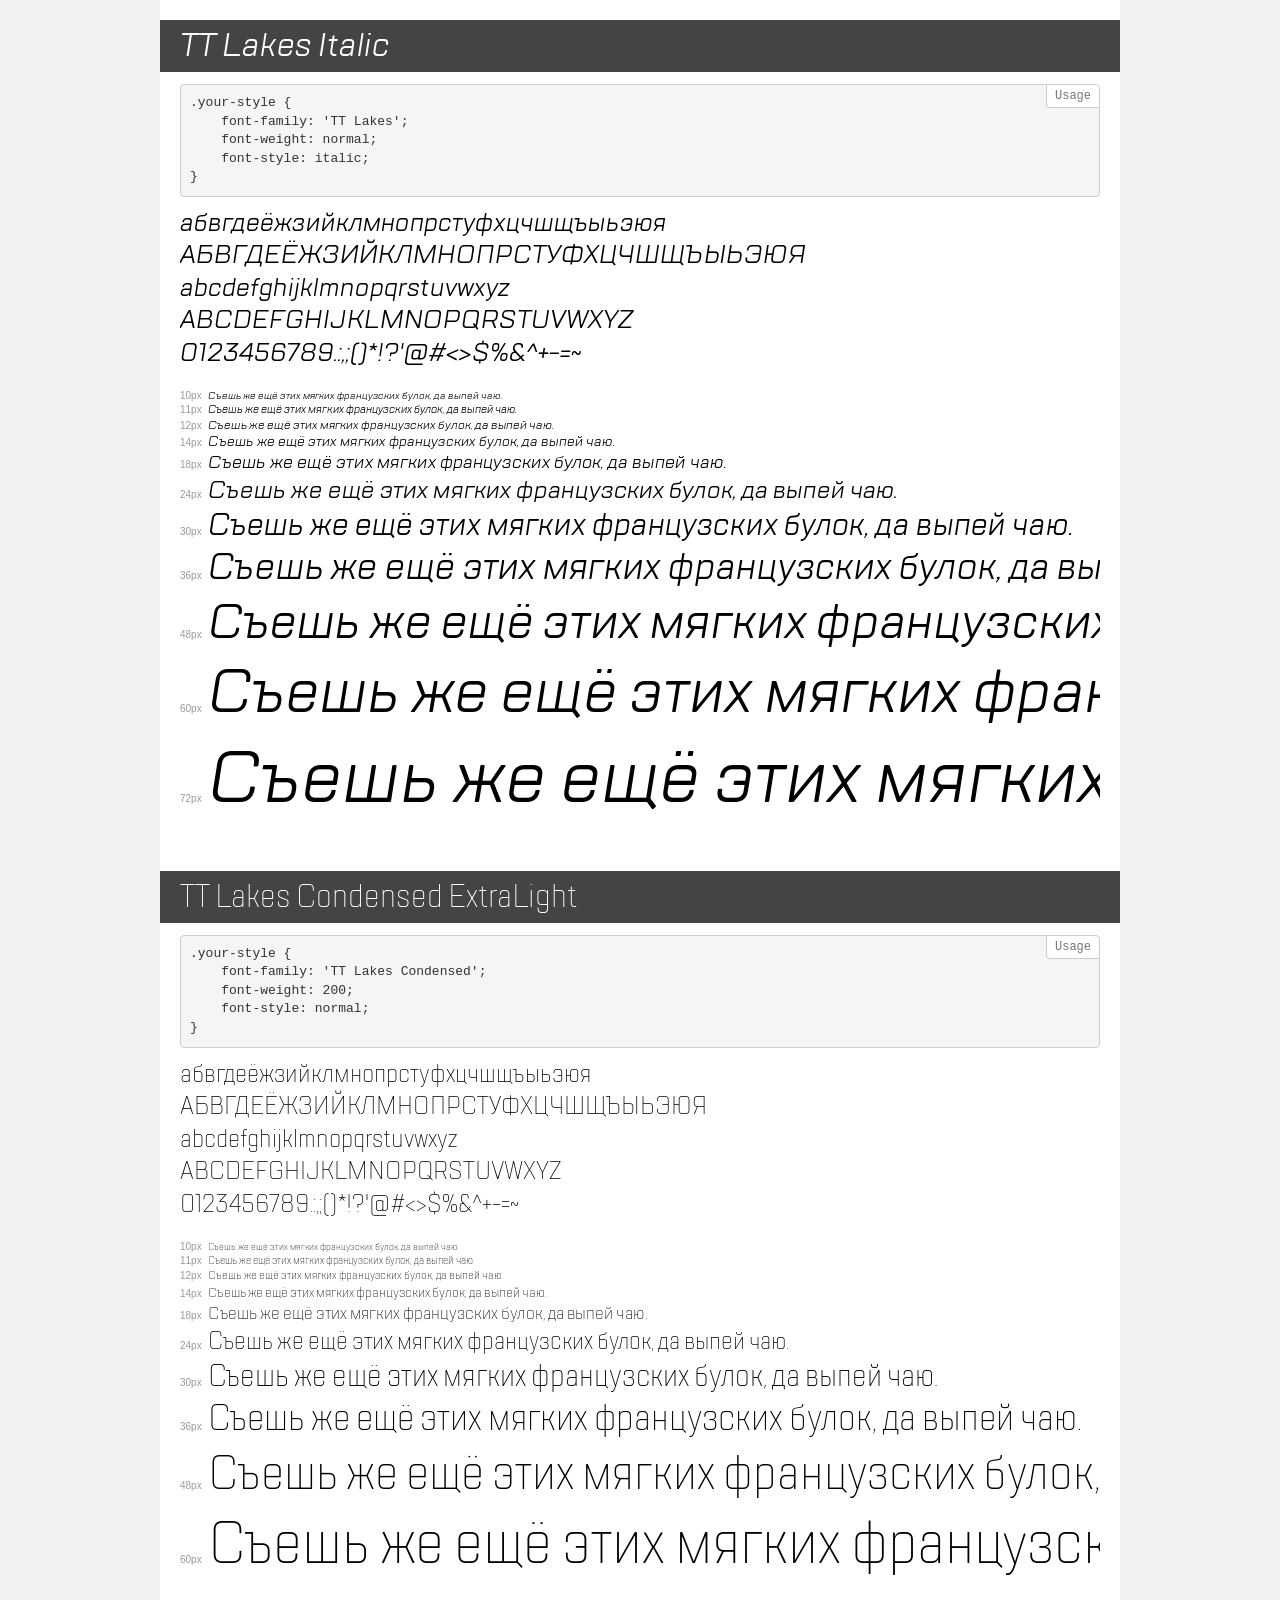
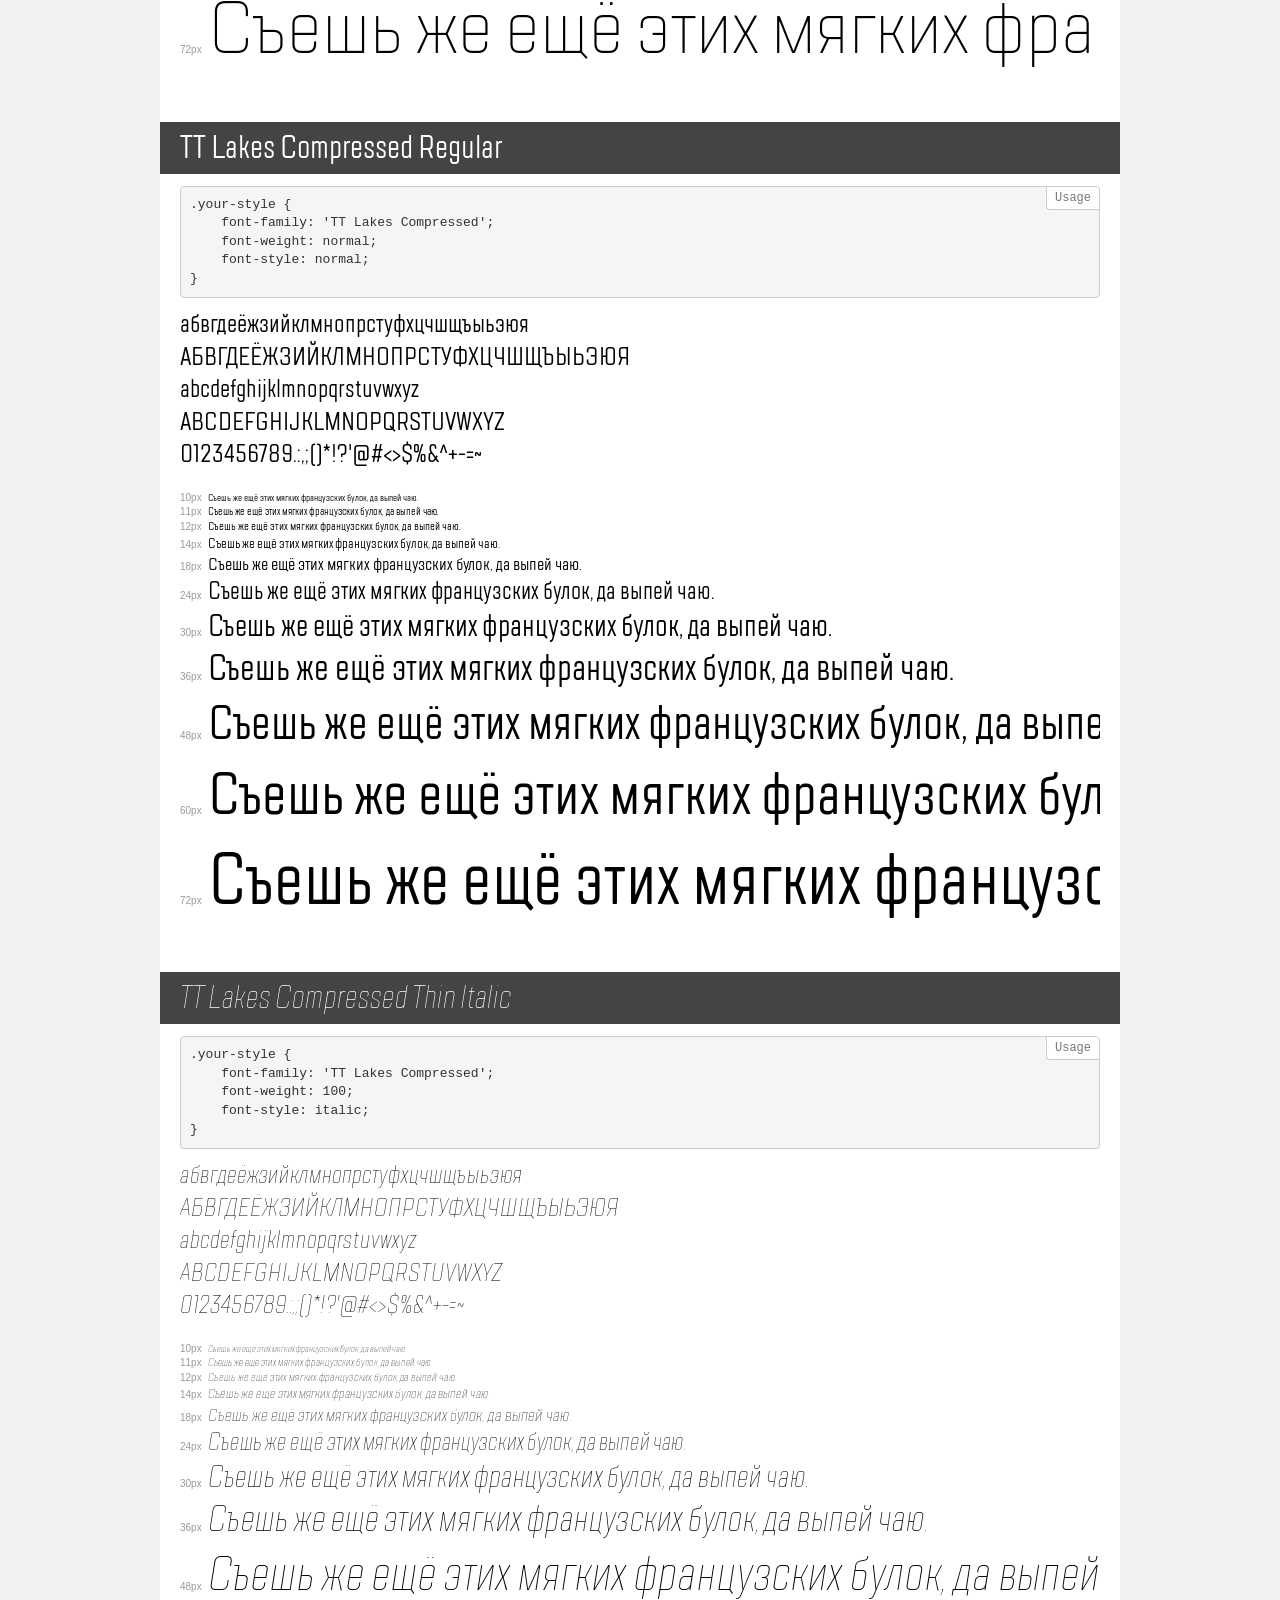
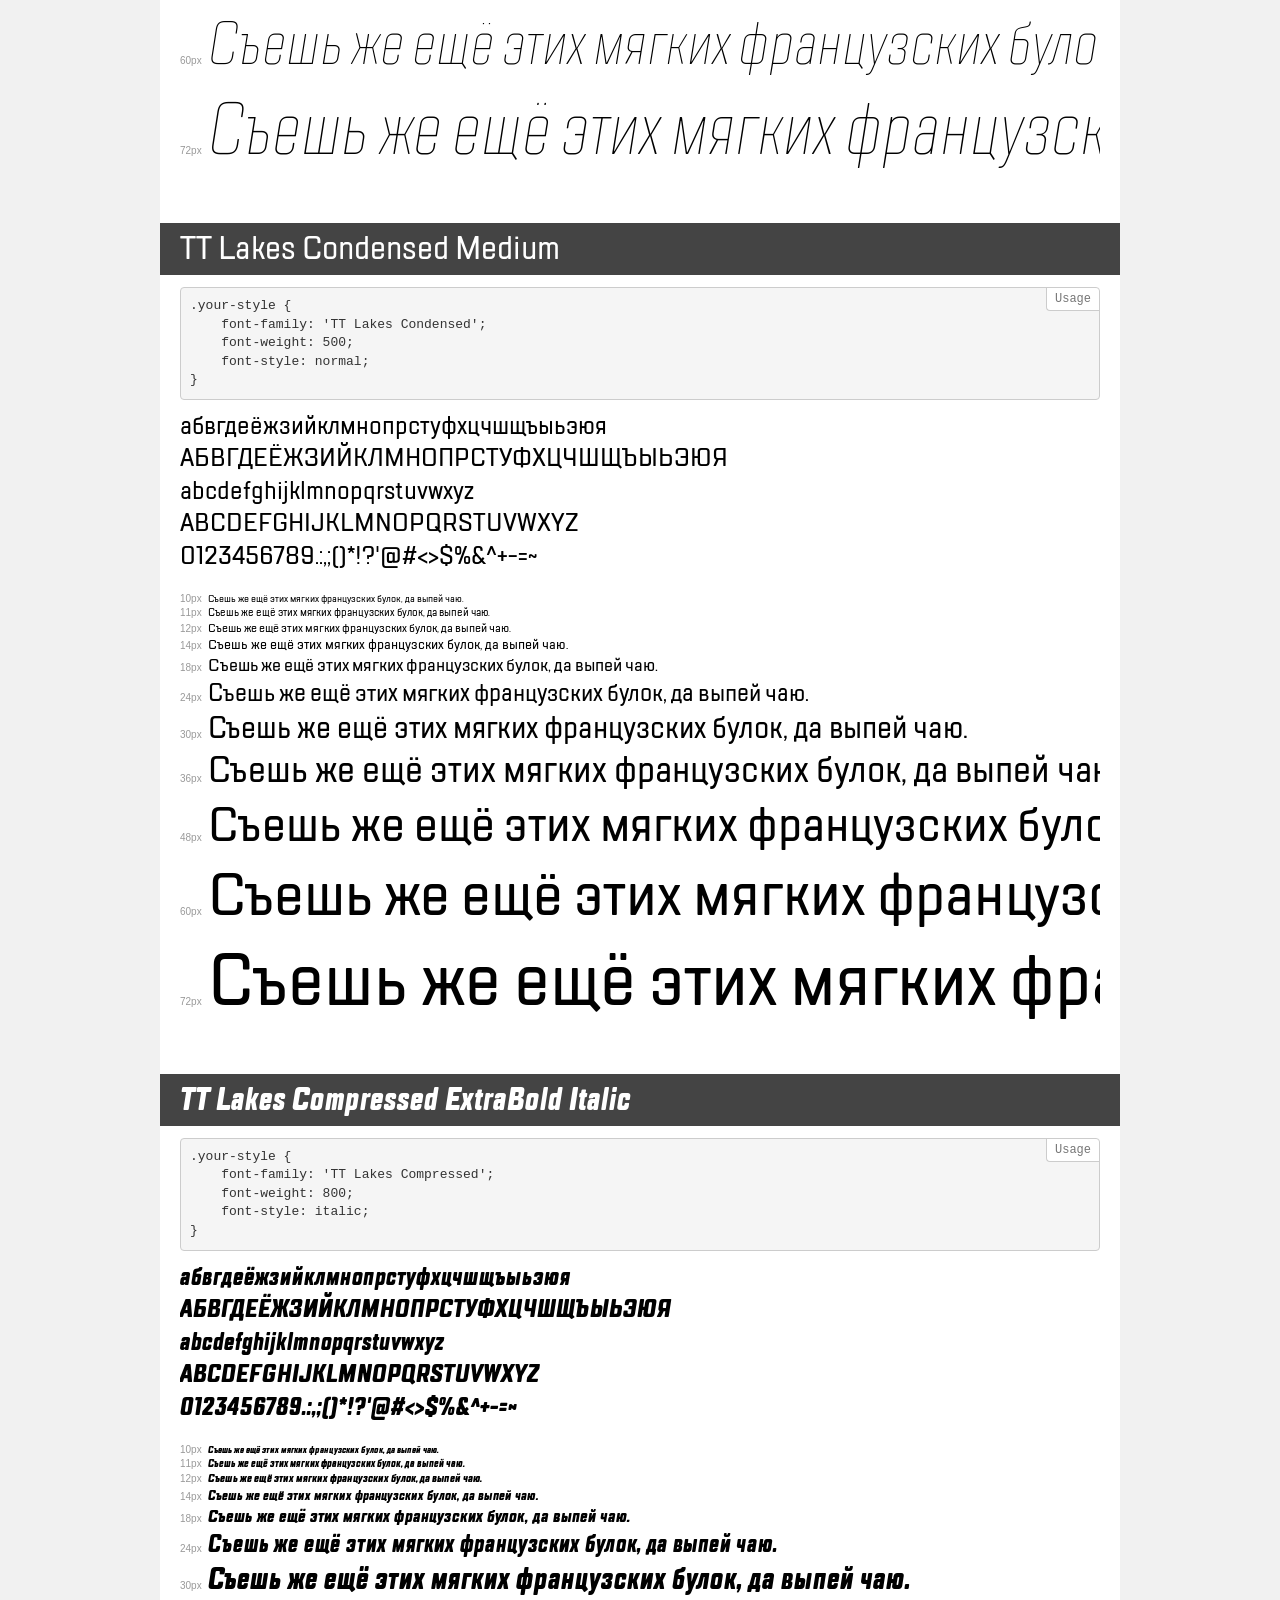
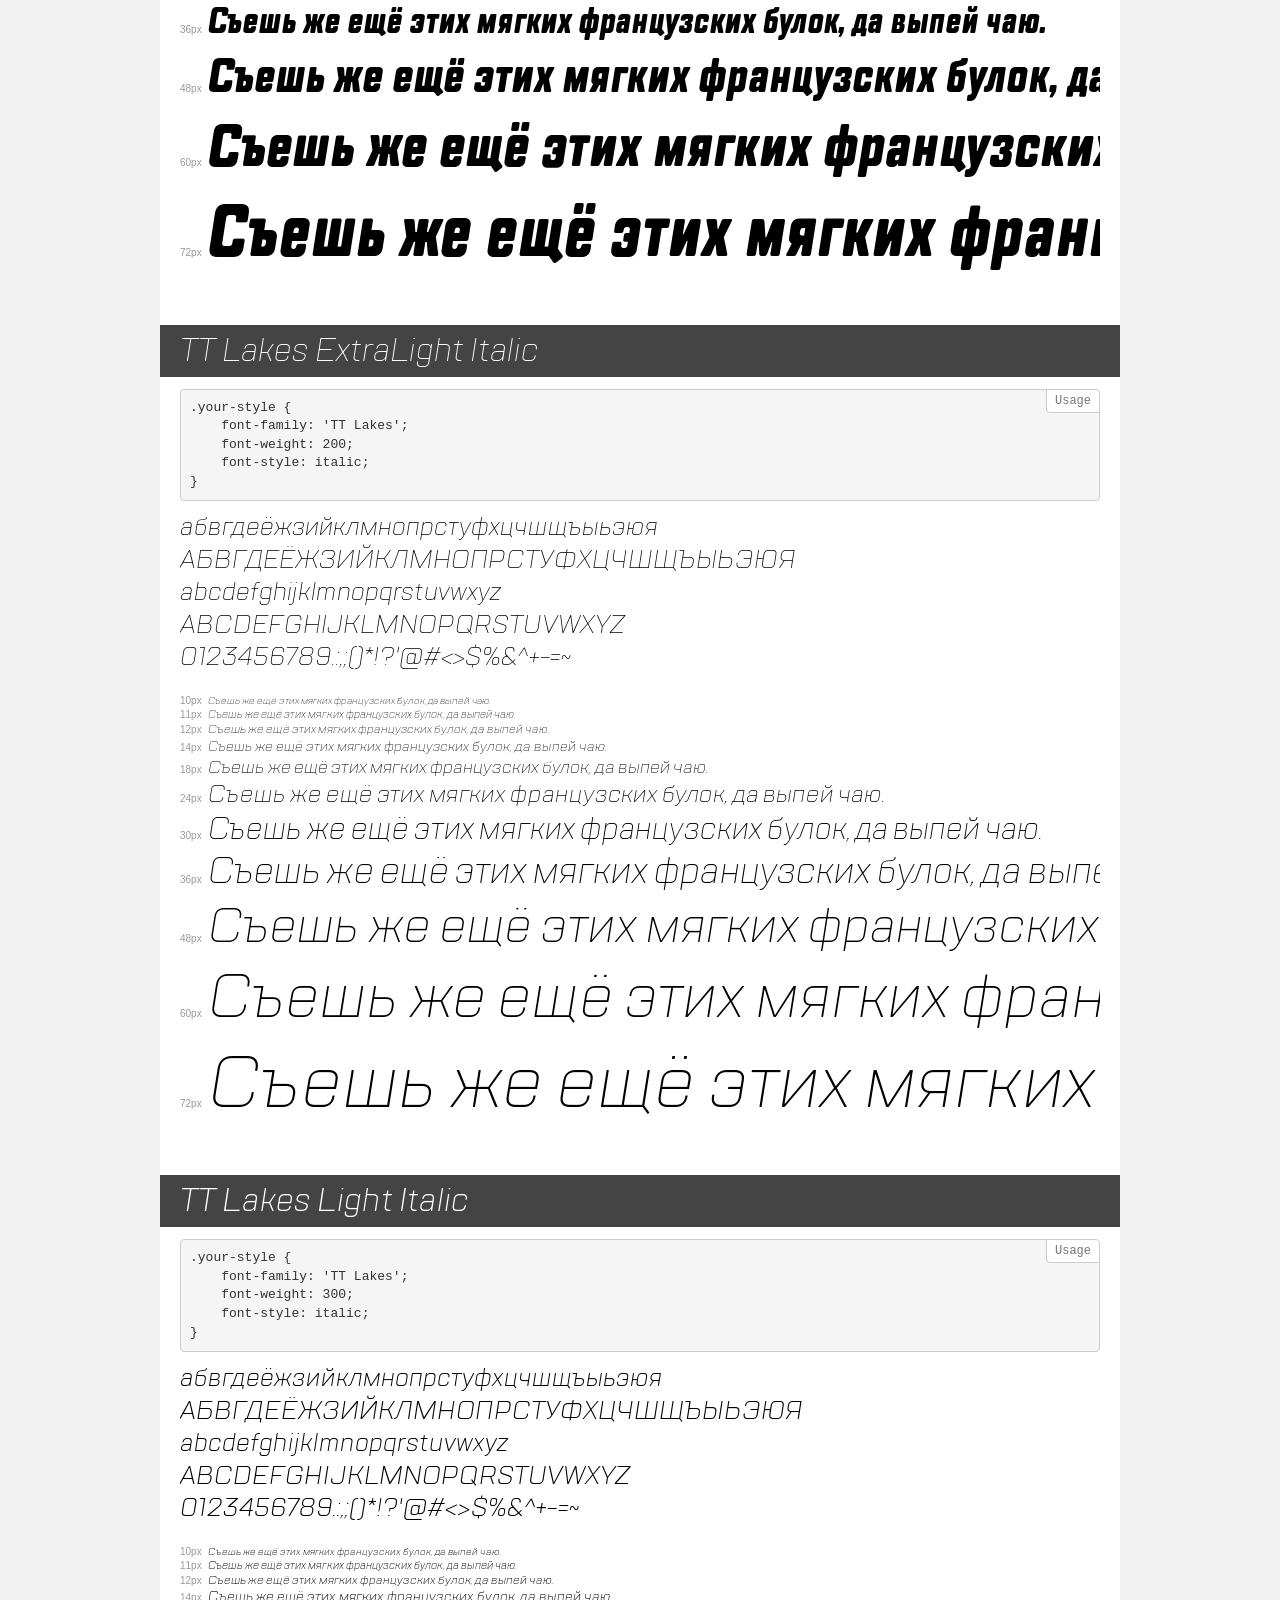
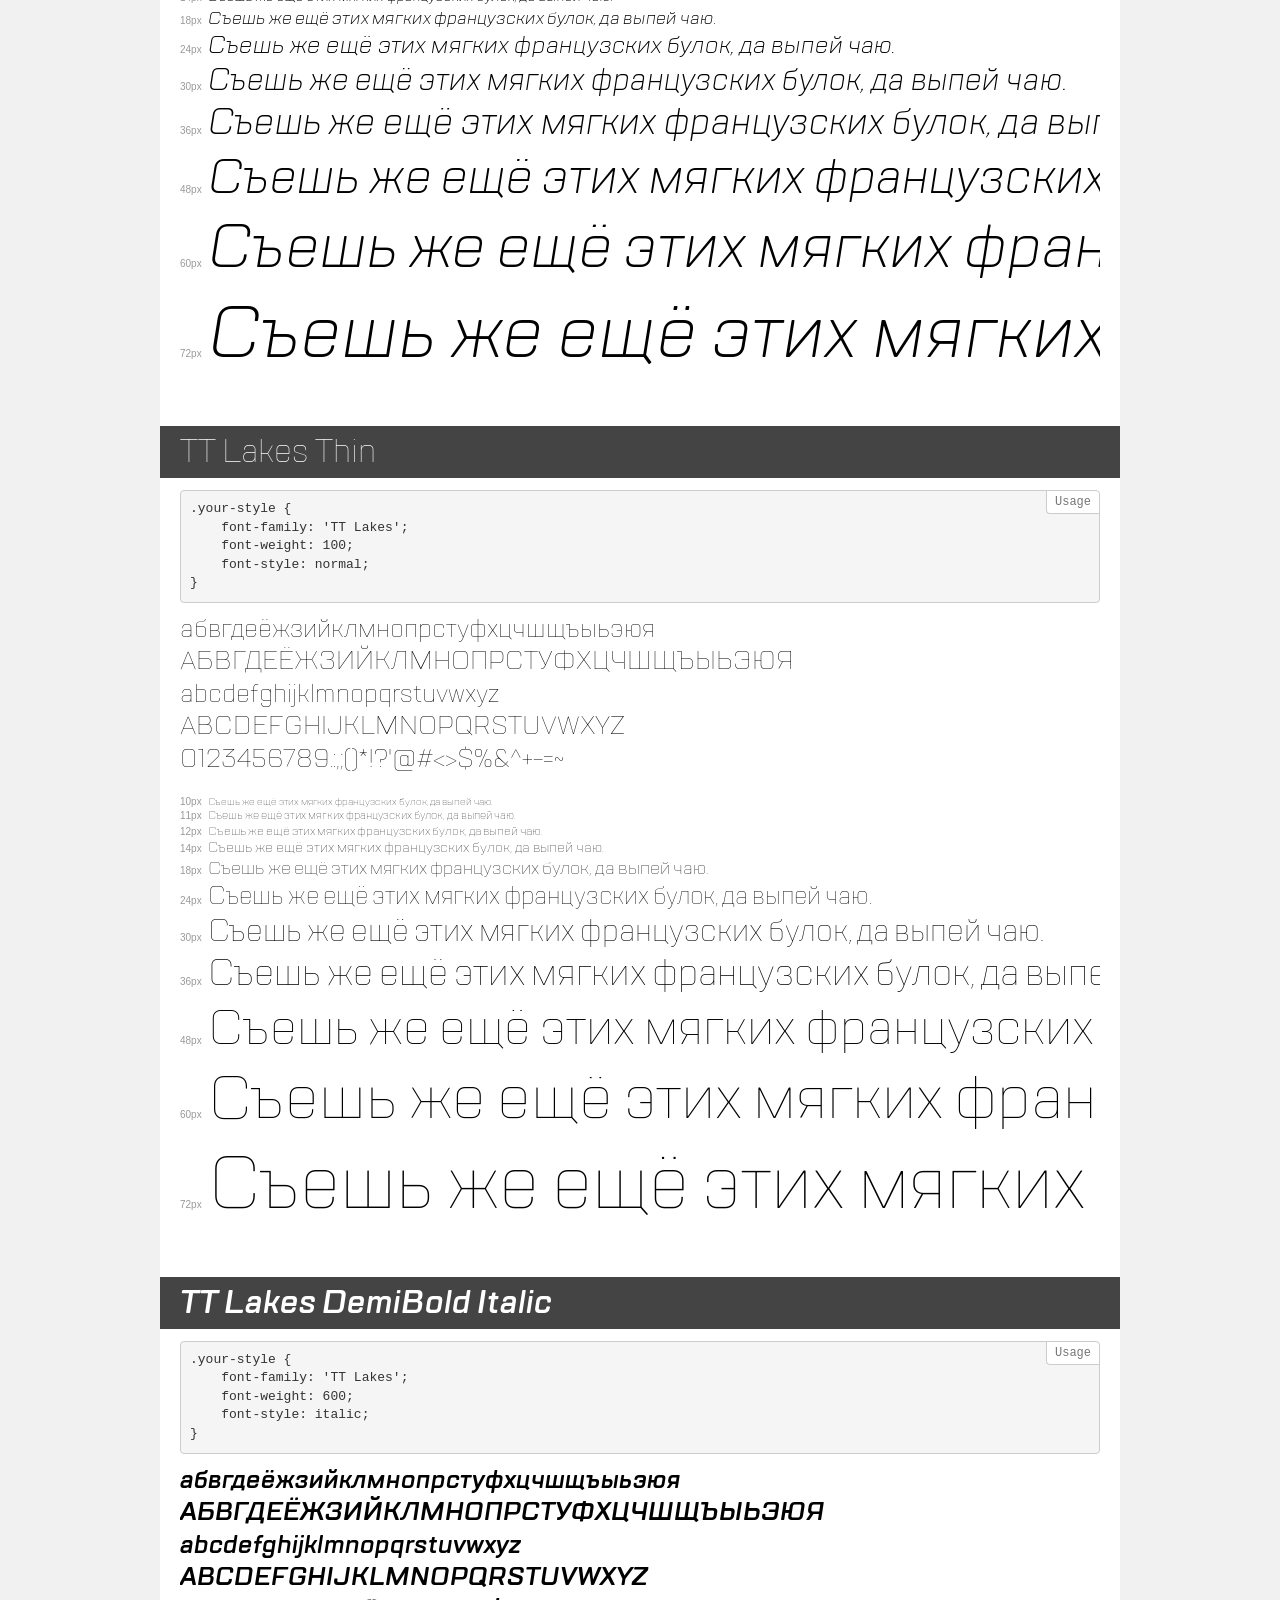
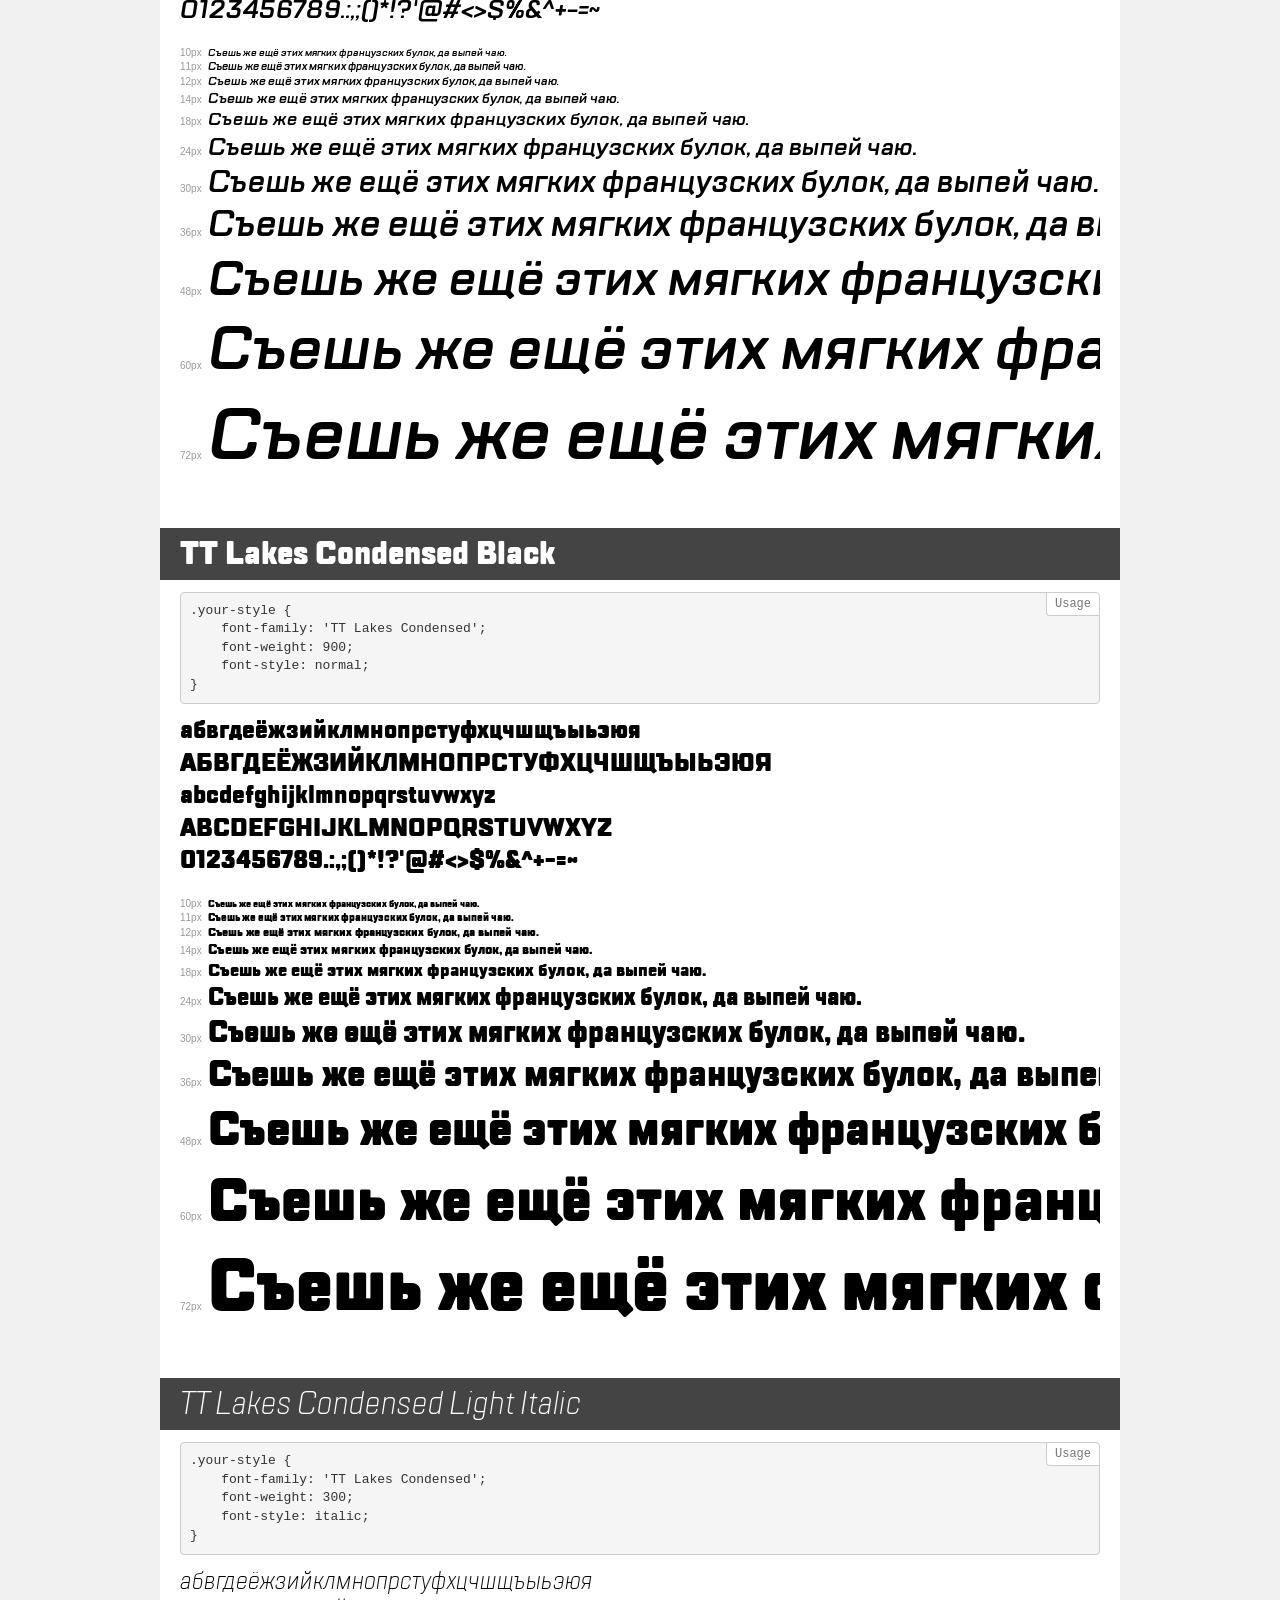
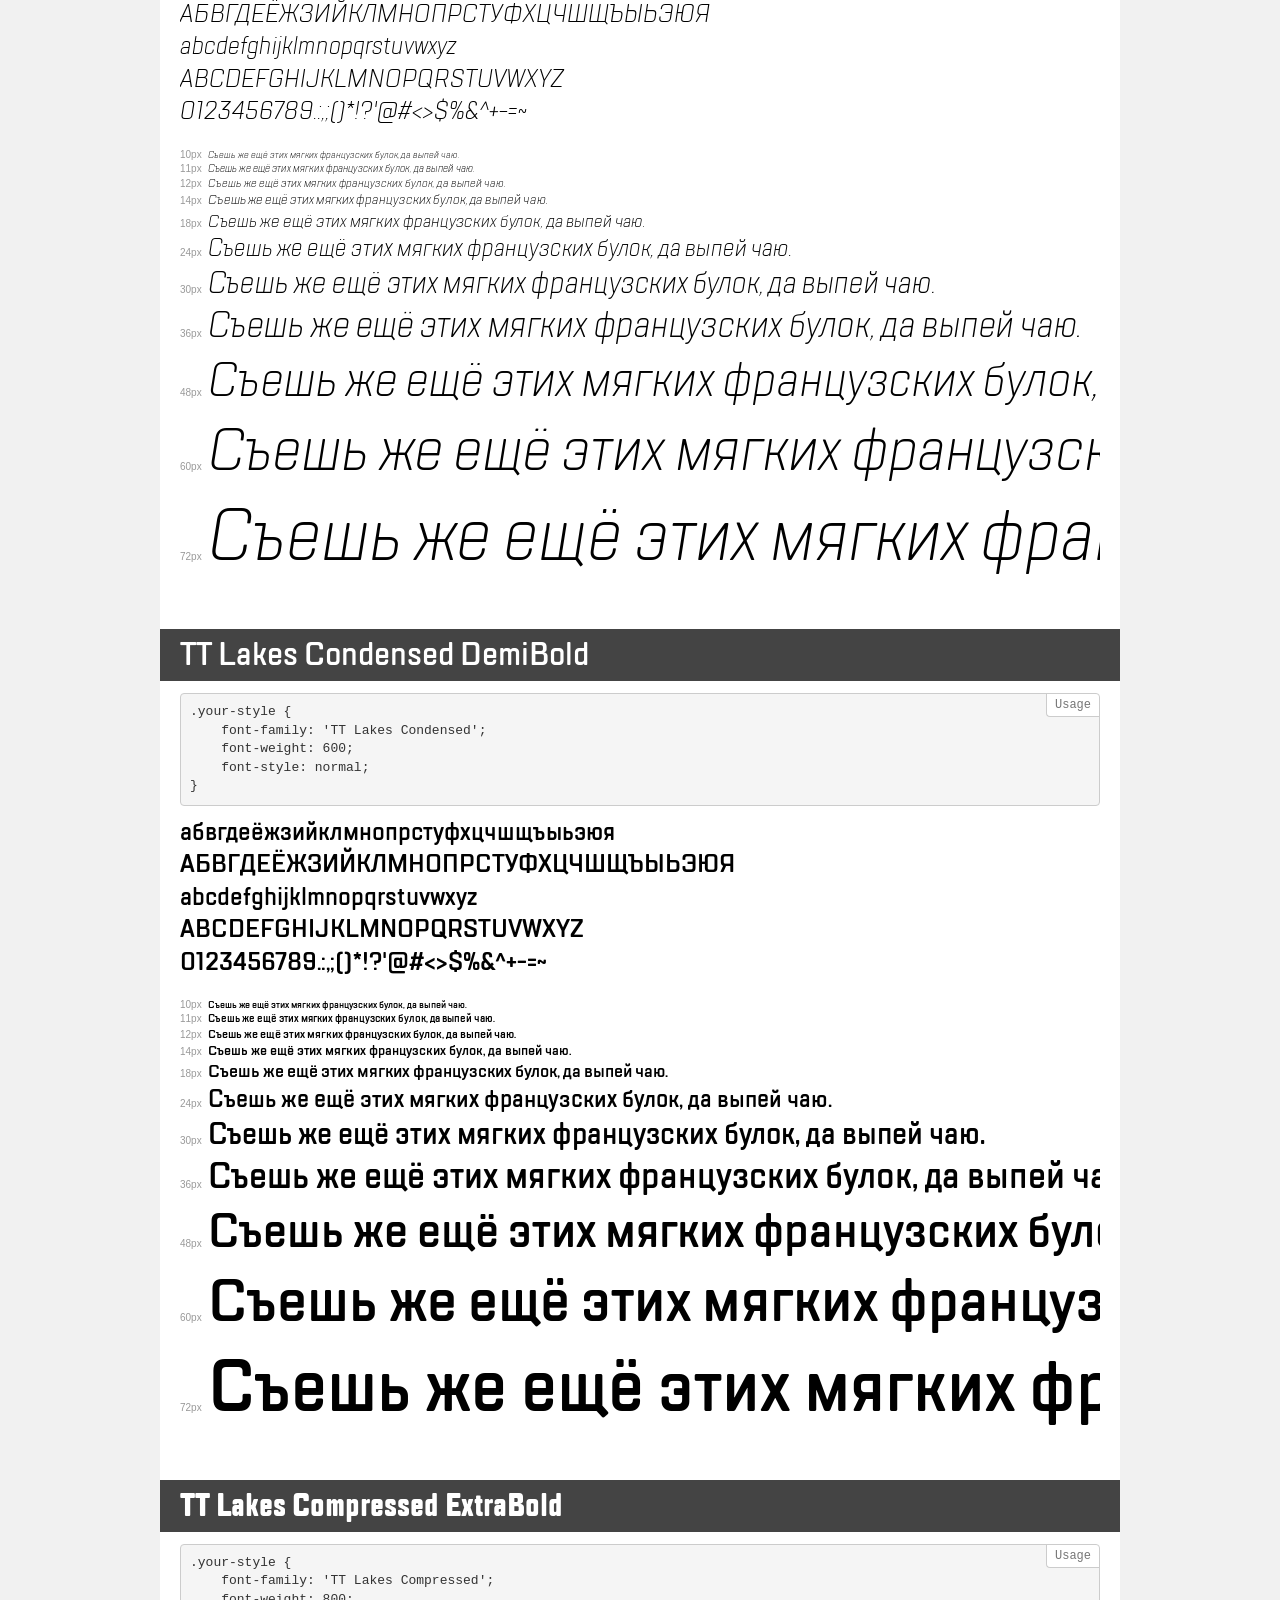
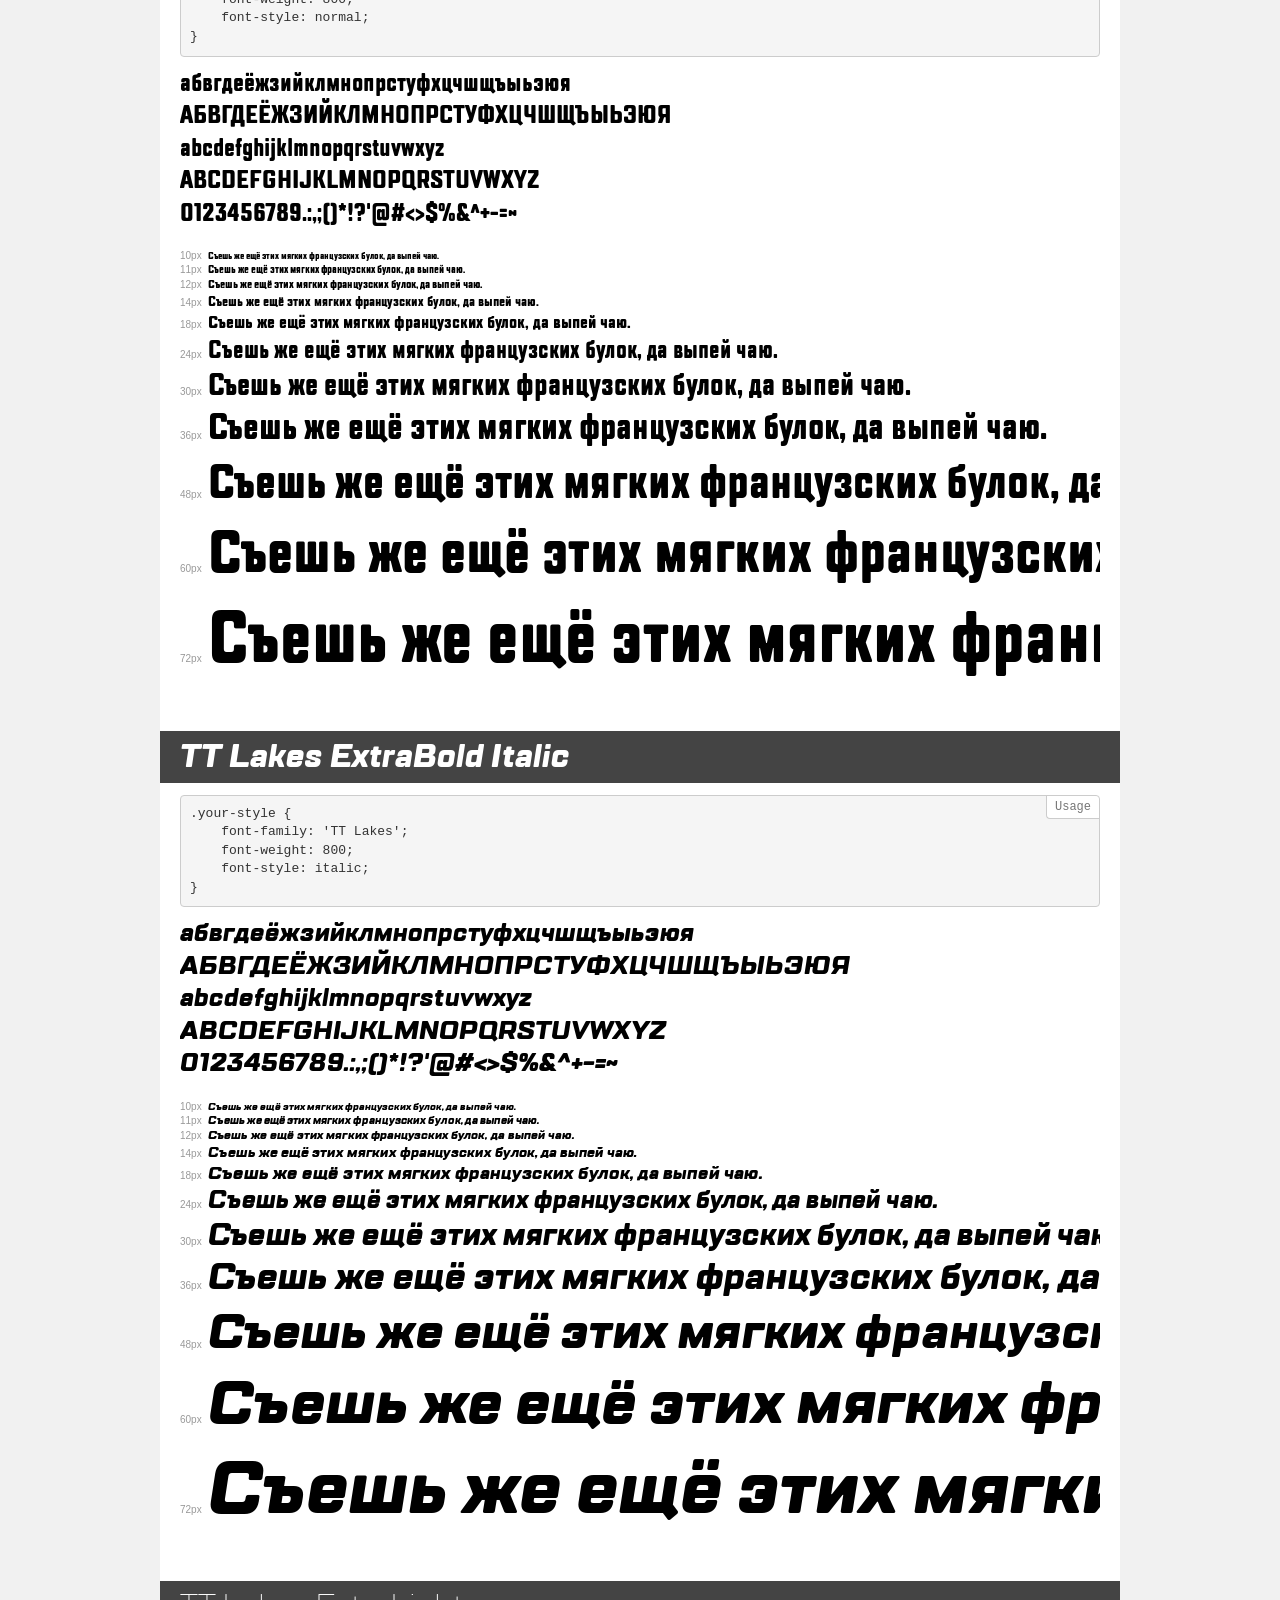
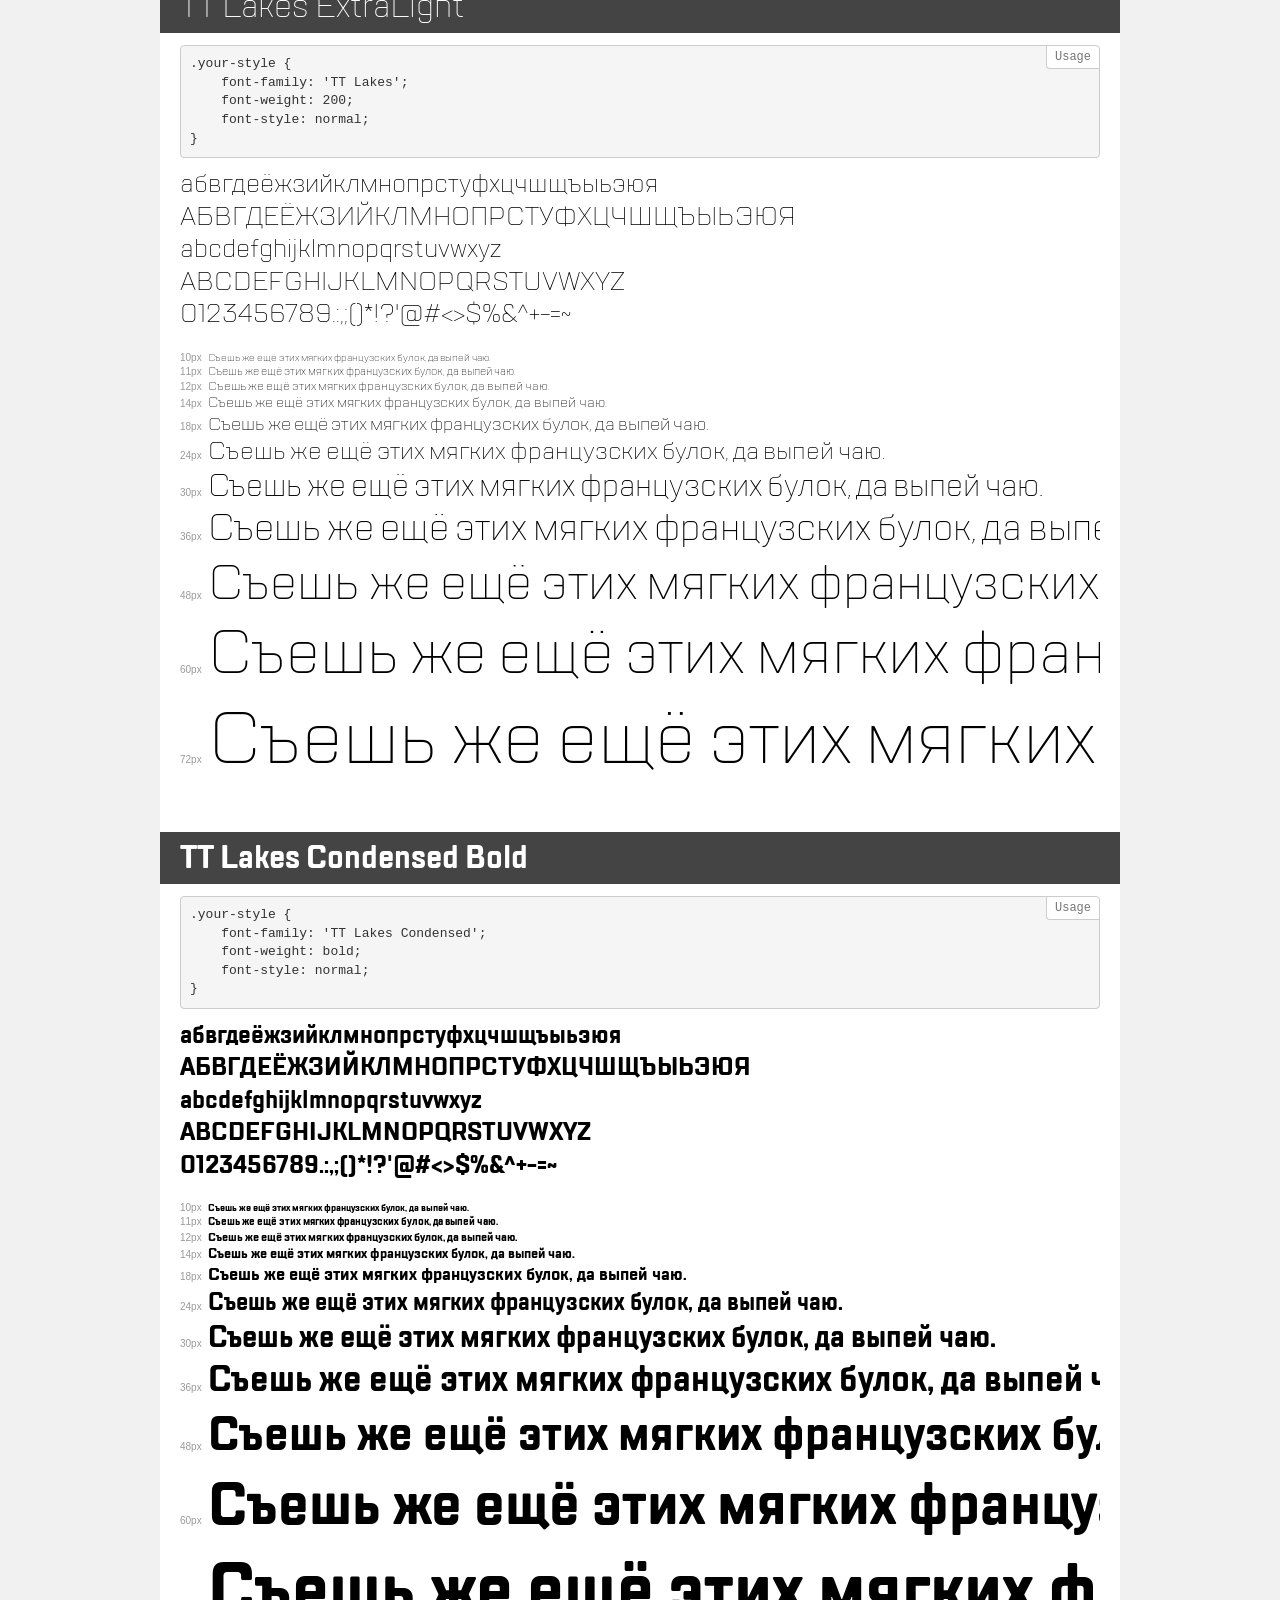
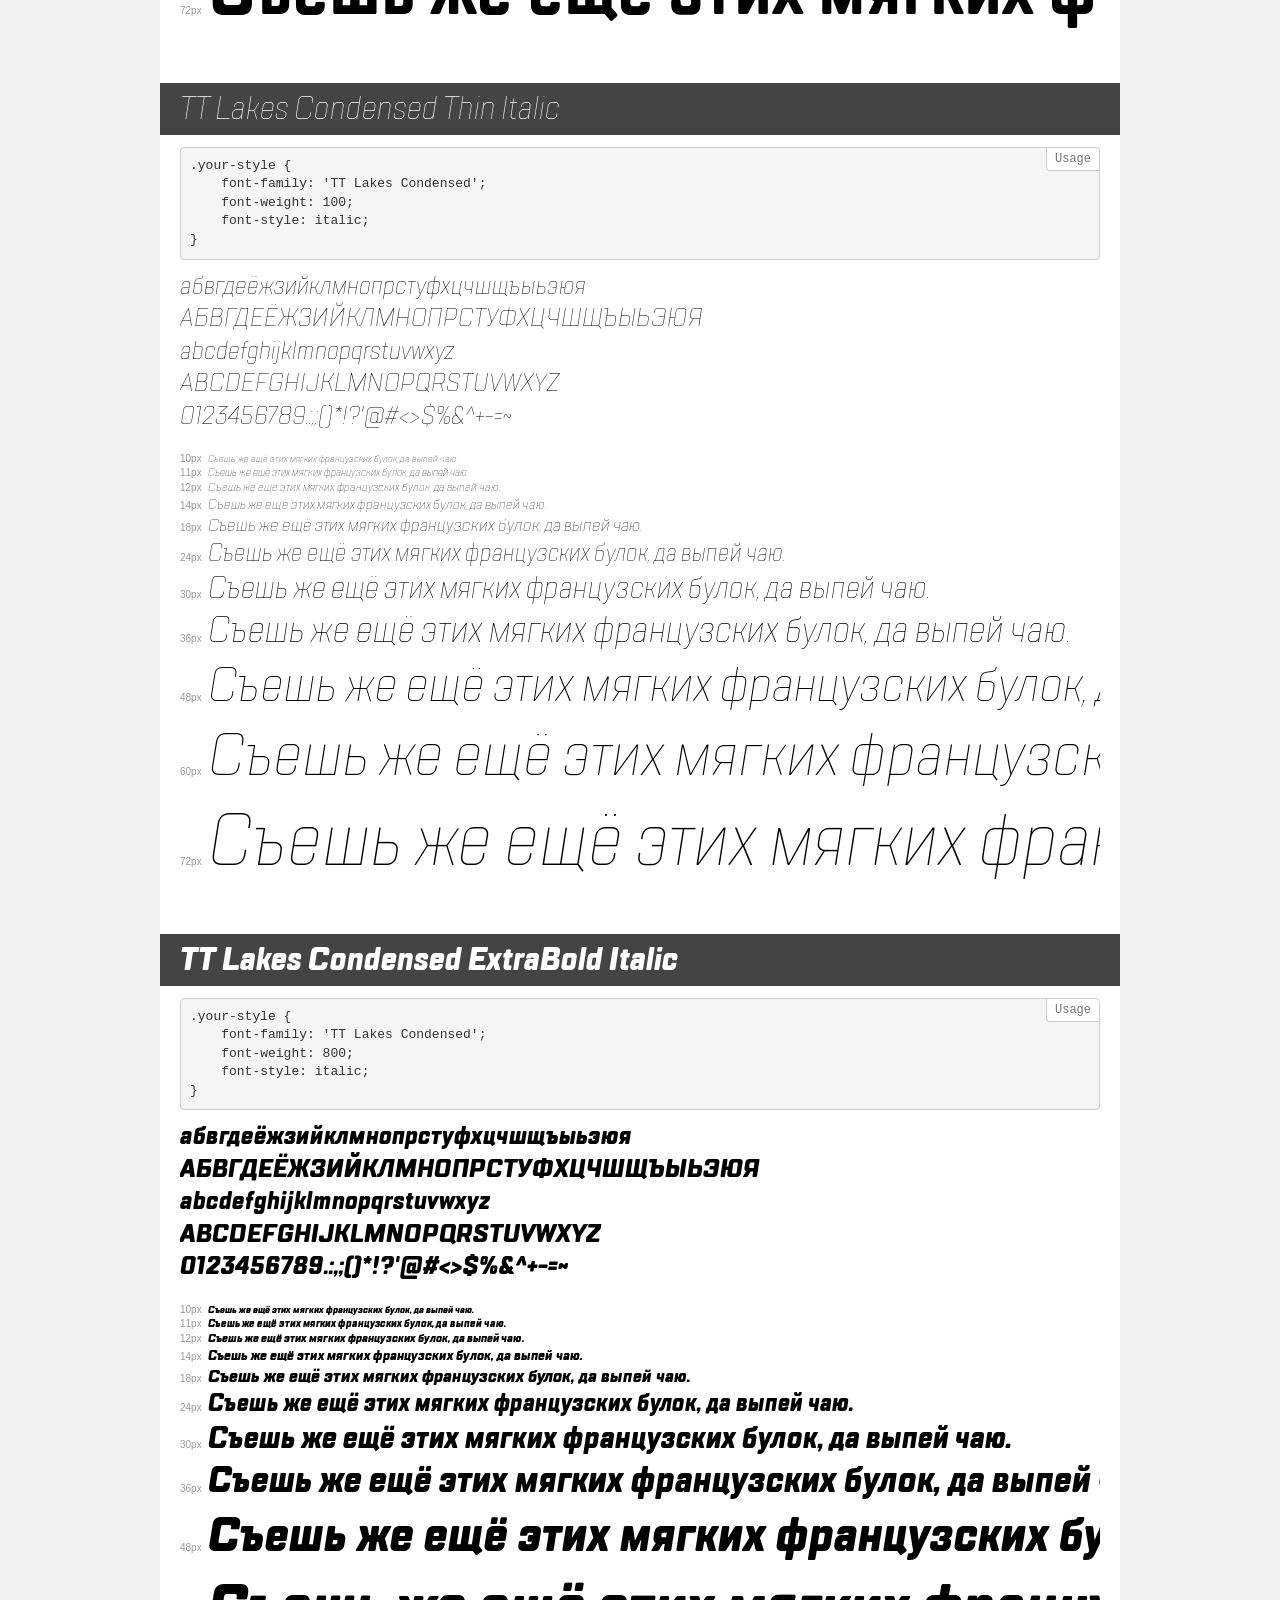
<file: Drop-down menu block from layout 7.8/TTLakes/demo.html>
<!DOCTYPE html>
<html>
<head>
    <meta charset="utf-8">
    <meta http-equiv="X-UA-Compatible" content="IE=edge">
    <meta name="viewport" content="width=device-width, initial-scale=1">
    <meta name="robots" content="noindex, noarchive">
    <meta name="format-detection" content="telephone=no">
    <title>Transfonter demo</title>
    <link href="stylesheet.css" rel="stylesheet">
    <style>
        /*
        http://meyerweb.com/eric/tools/css/reset/
        v2.0 | 20110126
        License: none (public domain)
        */
        html, body, div, span, applet, object, iframe,
        h1, h2, h3, h4, h5, h6, p, blockquote, pre,
        a, abbr, acronym, address, big, cite, code,
        del, dfn, em, img, ins, kbd, q, s, samp,
        small, strike, strong, sub, sup, tt, var,
        b, u, i, center,
        dl, dt, dd, ol, ul, li,
        fieldset, form, label, legend,
        table, caption, tbody, tfoot, thead, tr, th, td,
        article, aside, canvas, details, embed,
        figure, figcaption, footer, header, hgroup,
        menu, nav, output, ruby, section, summary,
        time, mark, audio, video {
            margin: 0;
            padding: 0;
            border: 0;
            font-size: 100%;
            font: inherit;
            vertical-align: baseline;
        }
        /* HTML5 display-role reset for older browsers */
        article, aside, details, figcaption, figure,
        footer, header, hgroup, menu, nav, section {
            display: block;
        }
        body {
            line-height: 1;
        }
        ol, ul {
            list-style: none;
        }
        blockquote, q {
            quotes: none;
        }
        blockquote:before, blockquote:after,
        q:before, q:after {
            content: '';
            content: none;
        }
        table {
            border-collapse: collapse;
            border-spacing: 0;
        }
        /* common styles */
        body {
            background: #f1f1f1;
            color: #000;
        }
        .page {
            background: #fff;
            width: 920px;
            margin: 0 auto;
            padding: 20px 20px 0 20px;
            overflow: hidden;
        }
        .font-container {
            overflow-x: auto;
            overflow-y: hidden;
            margin-bottom: 40px;
            line-height: 1.3;
            white-space: nowrap;
            padding-bottom: 5px;
        }
        h1 {
            position: relative;
            background: #444;
            font-size: 32px;
            color: #fff;
            padding: 10px 20px;
            margin: 0 -20px 12px -20px;
        }
        .letters {
            font-size: 25px;
            margin-bottom: 20px;
        }
        .s10:before {
            content: '10px';
        }
        .s11:before {
            content: '11px';
        }
        .s12:before {
            content: '12px';
        }
        .s14:before {
            content: '14px';
        }
        .s18:before {
            content: '18px';
        }
        .s24:before {
            content: '24px';
        }
        .s30:before {
            content: '30px';
        }
        .s36:before {
            content: '36px';
        }
        .s48:before {
            content: '48px';
        }
        .s60:before {
            content: '60px';
        }
        .s72:before {
            content: '72px';
        }
        .s10:before, .s11:before, .s12:before, .s14:before,
        .s18:before, .s24:before, .s30:before, .s36:before,
        .s48:before, .s60:before, .s72:before {
            font-family: Arial, sans-serif;
            font-size: 10px;
            font-weight: normal;
            font-style: normal;
            color: #999;
            padding-right: 6px;
        }
        pre {
            display: block;
            position: relative;
            padding: 9px;
            margin: 0 0 10px;
            font-family: Monaco, Menlo, Consolas, "Courier New", monospace !important;
            font-size: 13px;
            line-height: 1.428571429;
            color: #333;
            font-weight: normal !important;
            font-style: normal !important;
            background-color: #f5f5f5;
            border: 1px solid #ccc;
            overflow-x: auto;
            border-radius: 4px;
        }
        pre:after {
            display: block;
            position: absolute;
            right: 0;
            top: 0;
            content: 'Usage';
            line-height: 1;
            padding: 5px 8px;
            font-size: 12px;
            color: #767676;
            background-color: #fff;
            border: 1px solid #ccc;
            border-right: none;
            border-top: none;
            border-radius: 0 4px 0 4px;
            z-index: 10;
        }
        /* responsive */
        @media (max-width: 959px) {
            .page {
                width: auto;
                margin: 0;
            }
        }
    </style>
</head>
<body>
<div class="page">
    <div class="demo" style="font-family: 'TT Lakes'; font-weight: normal; font-style: italic;">
        <h1>TT Lakes Italic</h1>
        <pre>.your-style {
    font-family: 'TT Lakes';
    font-weight: normal;
    font-style: italic;
}</pre>
        <div class="font-container">
            <p class="letters">
                абвгдеёжзийклмнопрстуфхцчшщъыьэюя<br>
АБВГДЕЁЖЗИЙКЛМНОПРСТУФХЦЧШЩЪЫЬЭЮЯ<br>
abcdefghijklmnopqrstuvwxyz<br>
ABCDEFGHIJKLMNOPQRSTUVWXYZ<br>
                0123456789.:,;()*!?'@#<>$%&^+-=~
            </p>
            <p class="s10" style="font-size: 10px;">Съешь же ещё этих мягких французских булок, да выпей чаю.</p>
            <p class="s11" style="font-size: 11px;">Съешь же ещё этих мягких французских булок, да выпей чаю.</p>
            <p class="s12" style="font-size: 12px;">Съешь же ещё этих мягких французских булок, да выпей чаю.</p>
            <p class="s14" style="font-size: 14px;">Съешь же ещё этих мягких французских булок, да выпей чаю.</p>
            <p class="s18" style="font-size: 18px;">Съешь же ещё этих мягких французских булок, да выпей чаю.</p>
            <p class="s24" style="font-size: 24px;">Съешь же ещё этих мягких французских булок, да выпей чаю.</p>
            <p class="s30" style="font-size: 30px;">Съешь же ещё этих мягких французских булок, да выпей чаю.</p>
            <p class="s36" style="font-size: 36px;">Съешь же ещё этих мягких французских булок, да выпей чаю.</p>
            <p class="s48" style="font-size: 48px;">Съешь же ещё этих мягких французских булок, да выпей чаю.</p>
            <p class="s60" style="font-size: 60px;">Съешь же ещё этих мягких французских булок, да выпей чаю.</p>
            <p class="s72" style="font-size: 72px;">Съешь же ещё этих мягких французских булок, да выпей чаю.</p>
        </div>
    </div>
    <div class="demo" style="font-family: 'TT Lakes Condensed'; font-weight: 200; font-style: normal;">
        <h1>TT Lakes Condensed ExtraLight</h1>
        <pre>.your-style {
    font-family: 'TT Lakes Condensed';
    font-weight: 200;
    font-style: normal;
}</pre>
        <div class="font-container">
            <p class="letters">
                абвгдеёжзийклмнопрстуфхцчшщъыьэюя<br>
АБВГДЕЁЖЗИЙКЛМНОПРСТУФХЦЧШЩЪЫЬЭЮЯ<br>
abcdefghijklmnopqrstuvwxyz<br>
ABCDEFGHIJKLMNOPQRSTUVWXYZ<br>
                0123456789.:,;()*!?'@#<>$%&^+-=~
            </p>
            <p class="s10" style="font-size: 10px;">Съешь же ещё этих мягких французских булок, да выпей чаю.</p>
            <p class="s11" style="font-size: 11px;">Съешь же ещё этих мягких французских булок, да выпей чаю.</p>
            <p class="s12" style="font-size: 12px;">Съешь же ещё этих мягких французских булок, да выпей чаю.</p>
            <p class="s14" style="font-size: 14px;">Съешь же ещё этих мягких французских булок, да выпей чаю.</p>
            <p class="s18" style="font-size: 18px;">Съешь же ещё этих мягких французских булок, да выпей чаю.</p>
            <p class="s24" style="font-size: 24px;">Съешь же ещё этих мягких французских булок, да выпей чаю.</p>
            <p class="s30" style="font-size: 30px;">Съешь же ещё этих мягких французских булок, да выпей чаю.</p>
            <p class="s36" style="font-size: 36px;">Съешь же ещё этих мягких французских булок, да выпей чаю.</p>
            <p class="s48" style="font-size: 48px;">Съешь же ещё этих мягких французских булок, да выпей чаю.</p>
            <p class="s60" style="font-size: 60px;">Съешь же ещё этих мягких французских булок, да выпей чаю.</p>
            <p class="s72" style="font-size: 72px;">Съешь же ещё этих мягких французских булок, да выпей чаю.</p>
        </div>
    </div>
    <div class="demo" style="font-family: 'TT Lakes Compressed'; font-weight: normal; font-style: normal;">
        <h1>TT Lakes Compressed Regular</h1>
        <pre>.your-style {
    font-family: 'TT Lakes Compressed';
    font-weight: normal;
    font-style: normal;
}</pre>
        <div class="font-container">
            <p class="letters">
                абвгдеёжзийклмнопрстуфхцчшщъыьэюя<br>
АБВГДЕЁЖЗИЙКЛМНОПРСТУФХЦЧШЩЪЫЬЭЮЯ<br>
abcdefghijklmnopqrstuvwxyz<br>
ABCDEFGHIJKLMNOPQRSTUVWXYZ<br>
                0123456789.:,;()*!?'@#<>$%&^+-=~
            </p>
            <p class="s10" style="font-size: 10px;">Съешь же ещё этих мягких французских булок, да выпей чаю.</p>
            <p class="s11" style="font-size: 11px;">Съешь же ещё этих мягких французских булок, да выпей чаю.</p>
            <p class="s12" style="font-size: 12px;">Съешь же ещё этих мягких французских булок, да выпей чаю.</p>
            <p class="s14" style="font-size: 14px;">Съешь же ещё этих мягких французских булок, да выпей чаю.</p>
            <p class="s18" style="font-size: 18px;">Съешь же ещё этих мягких французских булок, да выпей чаю.</p>
            <p class="s24" style="font-size: 24px;">Съешь же ещё этих мягких французских булок, да выпей чаю.</p>
            <p class="s30" style="font-size: 30px;">Съешь же ещё этих мягких французских булок, да выпей чаю.</p>
            <p class="s36" style="font-size: 36px;">Съешь же ещё этих мягких французских булок, да выпей чаю.</p>
            <p class="s48" style="font-size: 48px;">Съешь же ещё этих мягких французских булок, да выпей чаю.</p>
            <p class="s60" style="font-size: 60px;">Съешь же ещё этих мягких французских булок, да выпей чаю.</p>
            <p class="s72" style="font-size: 72px;">Съешь же ещё этих мягких французских булок, да выпей чаю.</p>
        </div>
    </div>
    <div class="demo" style="font-family: 'TT Lakes Compressed'; font-weight: 100; font-style: italic;">
        <h1>TT Lakes Compressed Thin Italic</h1>
        <pre>.your-style {
    font-family: 'TT Lakes Compressed';
    font-weight: 100;
    font-style: italic;
}</pre>
        <div class="font-container">
            <p class="letters">
                абвгдеёжзийклмнопрстуфхцчшщъыьэюя<br>
АБВГДЕЁЖЗИЙКЛМНОПРСТУФХЦЧШЩЪЫЬЭЮЯ<br>
abcdefghijklmnopqrstuvwxyz<br>
ABCDEFGHIJKLMNOPQRSTUVWXYZ<br>
                0123456789.:,;()*!?'@#<>$%&^+-=~
            </p>
            <p class="s10" style="font-size: 10px;">Съешь же ещё этих мягких французских булок, да выпей чаю.</p>
            <p class="s11" style="font-size: 11px;">Съешь же ещё этих мягких французских булок, да выпей чаю.</p>
            <p class="s12" style="font-size: 12px;">Съешь же ещё этих мягких французских булок, да выпей чаю.</p>
            <p class="s14" style="font-size: 14px;">Съешь же ещё этих мягких французских булок, да выпей чаю.</p>
            <p class="s18" style="font-size: 18px;">Съешь же ещё этих мягких французских булок, да выпей чаю.</p>
            <p class="s24" style="font-size: 24px;">Съешь же ещё этих мягких французских булок, да выпей чаю.</p>
            <p class="s30" style="font-size: 30px;">Съешь же ещё этих мягких французских булок, да выпей чаю.</p>
            <p class="s36" style="font-size: 36px;">Съешь же ещё этих мягких французских булок, да выпей чаю.</p>
            <p class="s48" style="font-size: 48px;">Съешь же ещё этих мягких французских булок, да выпей чаю.</p>
            <p class="s60" style="font-size: 60px;">Съешь же ещё этих мягких французских булок, да выпей чаю.</p>
            <p class="s72" style="font-size: 72px;">Съешь же ещё этих мягких французских булок, да выпей чаю.</p>
        </div>
    </div>
    <div class="demo" style="font-family: 'TT Lakes Condensed'; font-weight: 500; font-style: normal;">
        <h1>TT Lakes Condensed Medium</h1>
        <pre>.your-style {
    font-family: 'TT Lakes Condensed';
    font-weight: 500;
    font-style: normal;
}</pre>
        <div class="font-container">
            <p class="letters">
                абвгдеёжзийклмнопрстуфхцчшщъыьэюя<br>
АБВГДЕЁЖЗИЙКЛМНОПРСТУФХЦЧШЩЪЫЬЭЮЯ<br>
abcdefghijklmnopqrstuvwxyz<br>
ABCDEFGHIJKLMNOPQRSTUVWXYZ<br>
                0123456789.:,;()*!?'@#<>$%&^+-=~
            </p>
            <p class="s10" style="font-size: 10px;">Съешь же ещё этих мягких французских булок, да выпей чаю.</p>
            <p class="s11" style="font-size: 11px;">Съешь же ещё этих мягких французских булок, да выпей чаю.</p>
            <p class="s12" style="font-size: 12px;">Съешь же ещё этих мягких французских булок, да выпей чаю.</p>
            <p class="s14" style="font-size: 14px;">Съешь же ещё этих мягких французских булок, да выпей чаю.</p>
            <p class="s18" style="font-size: 18px;">Съешь же ещё этих мягких французских булок, да выпей чаю.</p>
            <p class="s24" style="font-size: 24px;">Съешь же ещё этих мягких французских булок, да выпей чаю.</p>
            <p class="s30" style="font-size: 30px;">Съешь же ещё этих мягких французских булок, да выпей чаю.</p>
            <p class="s36" style="font-size: 36px;">Съешь же ещё этих мягких французских булок, да выпей чаю.</p>
            <p class="s48" style="font-size: 48px;">Съешь же ещё этих мягких французских булок, да выпей чаю.</p>
            <p class="s60" style="font-size: 60px;">Съешь же ещё этих мягких французских булок, да выпей чаю.</p>
            <p class="s72" style="font-size: 72px;">Съешь же ещё этих мягких французских булок, да выпей чаю.</p>
        </div>
    </div>
    <div class="demo" style="font-family: 'TT Lakes Compressed'; font-weight: 800; font-style: italic;">
        <h1>TT Lakes Compressed ExtraBold Italic</h1>
        <pre>.your-style {
    font-family: 'TT Lakes Compressed';
    font-weight: 800;
    font-style: italic;
}</pre>
        <div class="font-container">
            <p class="letters">
                абвгдеёжзийклмнопрстуфхцчшщъыьэюя<br>
АБВГДЕЁЖЗИЙКЛМНОПРСТУФХЦЧШЩЪЫЬЭЮЯ<br>
abcdefghijklmnopqrstuvwxyz<br>
ABCDEFGHIJKLMNOPQRSTUVWXYZ<br>
                0123456789.:,;()*!?'@#<>$%&^+-=~
            </p>
            <p class="s10" style="font-size: 10px;">Съешь же ещё этих мягких французских булок, да выпей чаю.</p>
            <p class="s11" style="font-size: 11px;">Съешь же ещё этих мягких французских булок, да выпей чаю.</p>
            <p class="s12" style="font-size: 12px;">Съешь же ещё этих мягких французских булок, да выпей чаю.</p>
            <p class="s14" style="font-size: 14px;">Съешь же ещё этих мягких французских булок, да выпей чаю.</p>
            <p class="s18" style="font-size: 18px;">Съешь же ещё этих мягких французских булок, да выпей чаю.</p>
            <p class="s24" style="font-size: 24px;">Съешь же ещё этих мягких французских булок, да выпей чаю.</p>
            <p class="s30" style="font-size: 30px;">Съешь же ещё этих мягких французских булок, да выпей чаю.</p>
            <p class="s36" style="font-size: 36px;">Съешь же ещё этих мягких французских булок, да выпей чаю.</p>
            <p class="s48" style="font-size: 48px;">Съешь же ещё этих мягких французских булок, да выпей чаю.</p>
            <p class="s60" style="font-size: 60px;">Съешь же ещё этих мягких французских булок, да выпей чаю.</p>
            <p class="s72" style="font-size: 72px;">Съешь же ещё этих мягких французских булок, да выпей чаю.</p>
        </div>
    </div>
    <div class="demo" style="font-family: 'TT Lakes'; font-weight: 200; font-style: italic;">
        <h1>TT Lakes ExtraLight Italic</h1>
        <pre>.your-style {
    font-family: 'TT Lakes';
    font-weight: 200;
    font-style: italic;
}</pre>
        <div class="font-container">
            <p class="letters">
                абвгдеёжзийклмнопрстуфхцчшщъыьэюя<br>
АБВГДЕЁЖЗИЙКЛМНОПРСТУФХЦЧШЩЪЫЬЭЮЯ<br>
abcdefghijklmnopqrstuvwxyz<br>
ABCDEFGHIJKLMNOPQRSTUVWXYZ<br>
                0123456789.:,;()*!?'@#<>$%&^+-=~
            </p>
            <p class="s10" style="font-size: 10px;">Съешь же ещё этих мягких французских булок, да выпей чаю.</p>
            <p class="s11" style="font-size: 11px;">Съешь же ещё этих мягких французских булок, да выпей чаю.</p>
            <p class="s12" style="font-size: 12px;">Съешь же ещё этих мягких французских булок, да выпей чаю.</p>
            <p class="s14" style="font-size: 14px;">Съешь же ещё этих мягких французских булок, да выпей чаю.</p>
            <p class="s18" style="font-size: 18px;">Съешь же ещё этих мягких французских булок, да выпей чаю.</p>
            <p class="s24" style="font-size: 24px;">Съешь же ещё этих мягких французских булок, да выпей чаю.</p>
            <p class="s30" style="font-size: 30px;">Съешь же ещё этих мягких французских булок, да выпей чаю.</p>
            <p class="s36" style="font-size: 36px;">Съешь же ещё этих мягких французских булок, да выпей чаю.</p>
            <p class="s48" style="font-size: 48px;">Съешь же ещё этих мягких французских булок, да выпей чаю.</p>
            <p class="s60" style="font-size: 60px;">Съешь же ещё этих мягких французских булок, да выпей чаю.</p>
            <p class="s72" style="font-size: 72px;">Съешь же ещё этих мягких французских булок, да выпей чаю.</p>
        </div>
    </div>
    <div class="demo" style="font-family: 'TT Lakes'; font-weight: 300; font-style: italic;">
        <h1>TT Lakes Light Italic</h1>
        <pre>.your-style {
    font-family: 'TT Lakes';
    font-weight: 300;
    font-style: italic;
}</pre>
        <div class="font-container">
            <p class="letters">
                абвгдеёжзийклмнопрстуфхцчшщъыьэюя<br>
АБВГДЕЁЖЗИЙКЛМНОПРСТУФХЦЧШЩЪЫЬЭЮЯ<br>
abcdefghijklmnopqrstuvwxyz<br>
ABCDEFGHIJKLMNOPQRSTUVWXYZ<br>
                0123456789.:,;()*!?'@#<>$%&^+-=~
            </p>
            <p class="s10" style="font-size: 10px;">Съешь же ещё этих мягких французских булок, да выпей чаю.</p>
            <p class="s11" style="font-size: 11px;">Съешь же ещё этих мягких французских булок, да выпей чаю.</p>
            <p class="s12" style="font-size: 12px;">Съешь же ещё этих мягких французских булок, да выпей чаю.</p>
            <p class="s14" style="font-size: 14px;">Съешь же ещё этих мягких французских булок, да выпей чаю.</p>
            <p class="s18" style="font-size: 18px;">Съешь же ещё этих мягких французских булок, да выпей чаю.</p>
            <p class="s24" style="font-size: 24px;">Съешь же ещё этих мягких французских булок, да выпей чаю.</p>
            <p class="s30" style="font-size: 30px;">Съешь же ещё этих мягких французских булок, да выпей чаю.</p>
            <p class="s36" style="font-size: 36px;">Съешь же ещё этих мягких французских булок, да выпей чаю.</p>
            <p class="s48" style="font-size: 48px;">Съешь же ещё этих мягких французских булок, да выпей чаю.</p>
            <p class="s60" style="font-size: 60px;">Съешь же ещё этих мягких французских булок, да выпей чаю.</p>
            <p class="s72" style="font-size: 72px;">Съешь же ещё этих мягких французских булок, да выпей чаю.</p>
        </div>
    </div>
    <div class="demo" style="font-family: 'TT Lakes'; font-weight: 100; font-style: normal;">
        <h1>TT Lakes Thin</h1>
        <pre>.your-style {
    font-family: 'TT Lakes';
    font-weight: 100;
    font-style: normal;
}</pre>
        <div class="font-container">
            <p class="letters">
                абвгдеёжзийклмнопрстуфхцчшщъыьэюя<br>
АБВГДЕЁЖЗИЙКЛМНОПРСТУФХЦЧШЩЪЫЬЭЮЯ<br>
abcdefghijklmnopqrstuvwxyz<br>
ABCDEFGHIJKLMNOPQRSTUVWXYZ<br>
                0123456789.:,;()*!?'@#<>$%&^+-=~
            </p>
            <p class="s10" style="font-size: 10px;">Съешь же ещё этих мягких французских булок, да выпей чаю.</p>
            <p class="s11" style="font-size: 11px;">Съешь же ещё этих мягких французских булок, да выпей чаю.</p>
            <p class="s12" style="font-size: 12px;">Съешь же ещё этих мягких французских булок, да выпей чаю.</p>
            <p class="s14" style="font-size: 14px;">Съешь же ещё этих мягких французских булок, да выпей чаю.</p>
            <p class="s18" style="font-size: 18px;">Съешь же ещё этих мягких французских булок, да выпей чаю.</p>
            <p class="s24" style="font-size: 24px;">Съешь же ещё этих мягких французских булок, да выпей чаю.</p>
            <p class="s30" style="font-size: 30px;">Съешь же ещё этих мягких французских булок, да выпей чаю.</p>
            <p class="s36" style="font-size: 36px;">Съешь же ещё этих мягких французских булок, да выпей чаю.</p>
            <p class="s48" style="font-size: 48px;">Съешь же ещё этих мягких французских булок, да выпей чаю.</p>
            <p class="s60" style="font-size: 60px;">Съешь же ещё этих мягких французских булок, да выпей чаю.</p>
            <p class="s72" style="font-size: 72px;">Съешь же ещё этих мягких французских булок, да выпей чаю.</p>
        </div>
    </div>
    <div class="demo" style="font-family: 'TT Lakes'; font-weight: 600; font-style: italic;">
        <h1>TT Lakes DemiBold Italic</h1>
        <pre>.your-style {
    font-family: 'TT Lakes';
    font-weight: 600;
    font-style: italic;
}</pre>
        <div class="font-container">
            <p class="letters">
                абвгдеёжзийклмнопрстуфхцчшщъыьэюя<br>
АБВГДЕЁЖЗИЙКЛМНОПРСТУФХЦЧШЩЪЫЬЭЮЯ<br>
abcdefghijklmnopqrstuvwxyz<br>
ABCDEFGHIJKLMNOPQRSTUVWXYZ<br>
                0123456789.:,;()*!?'@#<>$%&^+-=~
            </p>
            <p class="s10" style="font-size: 10px;">Съешь же ещё этих мягких французских булок, да выпей чаю.</p>
            <p class="s11" style="font-size: 11px;">Съешь же ещё этих мягких французских булок, да выпей чаю.</p>
            <p class="s12" style="font-size: 12px;">Съешь же ещё этих мягких французских булок, да выпей чаю.</p>
            <p class="s14" style="font-size: 14px;">Съешь же ещё этих мягких французских булок, да выпей чаю.</p>
            <p class="s18" style="font-size: 18px;">Съешь же ещё этих мягких французских булок, да выпей чаю.</p>
            <p class="s24" style="font-size: 24px;">Съешь же ещё этих мягких французских булок, да выпей чаю.</p>
            <p class="s30" style="font-size: 30px;">Съешь же ещё этих мягких французских булок, да выпей чаю.</p>
            <p class="s36" style="font-size: 36px;">Съешь же ещё этих мягких французских булок, да выпей чаю.</p>
            <p class="s48" style="font-size: 48px;">Съешь же ещё этих мягких французских булок, да выпей чаю.</p>
            <p class="s60" style="font-size: 60px;">Съешь же ещё этих мягких французских булок, да выпей чаю.</p>
            <p class="s72" style="font-size: 72px;">Съешь же ещё этих мягких французских булок, да выпей чаю.</p>
        </div>
    </div>
    <div class="demo" style="font-family: 'TT Lakes Condensed'; font-weight: 900; font-style: normal;">
        <h1>TT Lakes Condensed Black</h1>
        <pre>.your-style {
    font-family: 'TT Lakes Condensed';
    font-weight: 900;
    font-style: normal;
}</pre>
        <div class="font-container">
            <p class="letters">
                абвгдеёжзийклмнопрстуфхцчшщъыьэюя<br>
АБВГДЕЁЖЗИЙКЛМНОПРСТУФХЦЧШЩЪЫЬЭЮЯ<br>
abcdefghijklmnopqrstuvwxyz<br>
ABCDEFGHIJKLMNOPQRSTUVWXYZ<br>
                0123456789.:,;()*!?'@#<>$%&^+-=~
            </p>
            <p class="s10" style="font-size: 10px;">Съешь же ещё этих мягких французских булок, да выпей чаю.</p>
            <p class="s11" style="font-size: 11px;">Съешь же ещё этих мягких французских булок, да выпей чаю.</p>
            <p class="s12" style="font-size: 12px;">Съешь же ещё этих мягких французских булок, да выпей чаю.</p>
            <p class="s14" style="font-size: 14px;">Съешь же ещё этих мягких французских булок, да выпей чаю.</p>
            <p class="s18" style="font-size: 18px;">Съешь же ещё этих мягких французских булок, да выпей чаю.</p>
            <p class="s24" style="font-size: 24px;">Съешь же ещё этих мягких французских булок, да выпей чаю.</p>
            <p class="s30" style="font-size: 30px;">Съешь же ещё этих мягких французских булок, да выпей чаю.</p>
            <p class="s36" style="font-size: 36px;">Съешь же ещё этих мягких французских булок, да выпей чаю.</p>
            <p class="s48" style="font-size: 48px;">Съешь же ещё этих мягких французских булок, да выпей чаю.</p>
            <p class="s60" style="font-size: 60px;">Съешь же ещё этих мягких французских булок, да выпей чаю.</p>
            <p class="s72" style="font-size: 72px;">Съешь же ещё этих мягких французских булок, да выпей чаю.</p>
        </div>
    </div>
    <div class="demo" style="font-family: 'TT Lakes Condensed'; font-weight: 300; font-style: italic;">
        <h1>TT Lakes Condensed Light Italic</h1>
        <pre>.your-style {
    font-family: 'TT Lakes Condensed';
    font-weight: 300;
    font-style: italic;
}</pre>
        <div class="font-container">
            <p class="letters">
                абвгдеёжзийклмнопрстуфхцчшщъыьэюя<br>
АБВГДЕЁЖЗИЙКЛМНОПРСТУФХЦЧШЩЪЫЬЭЮЯ<br>
abcdefghijklmnopqrstuvwxyz<br>
ABCDEFGHIJKLMNOPQRSTUVWXYZ<br>
                0123456789.:,;()*!?'@#<>$%&^+-=~
            </p>
            <p class="s10" style="font-size: 10px;">Съешь же ещё этих мягких французских булок, да выпей чаю.</p>
            <p class="s11" style="font-size: 11px;">Съешь же ещё этих мягких французских булок, да выпей чаю.</p>
            <p class="s12" style="font-size: 12px;">Съешь же ещё этих мягких французских булок, да выпей чаю.</p>
            <p class="s14" style="font-size: 14px;">Съешь же ещё этих мягких французских булок, да выпей чаю.</p>
            <p class="s18" style="font-size: 18px;">Съешь же ещё этих мягких французских булок, да выпей чаю.</p>
            <p class="s24" style="font-size: 24px;">Съешь же ещё этих мягких французских булок, да выпей чаю.</p>
            <p class="s30" style="font-size: 30px;">Съешь же ещё этих мягких французских булок, да выпей чаю.</p>
            <p class="s36" style="font-size: 36px;">Съешь же ещё этих мягких французских булок, да выпей чаю.</p>
            <p class="s48" style="font-size: 48px;">Съешь же ещё этих мягких французских булок, да выпей чаю.</p>
            <p class="s60" style="font-size: 60px;">Съешь же ещё этих мягких французских булок, да выпей чаю.</p>
            <p class="s72" style="font-size: 72px;">Съешь же ещё этих мягких французских булок, да выпей чаю.</p>
        </div>
    </div>
    <div class="demo" style="font-family: 'TT Lakes Condensed'; font-weight: 600; font-style: normal;">
        <h1>TT Lakes Condensed DemiBold</h1>
        <pre>.your-style {
    font-family: 'TT Lakes Condensed';
    font-weight: 600;
    font-style: normal;
}</pre>
        <div class="font-container">
            <p class="letters">
                абвгдеёжзийклмнопрстуфхцчшщъыьэюя<br>
АБВГДЕЁЖЗИЙКЛМНОПРСТУФХЦЧШЩЪЫЬЭЮЯ<br>
abcdefghijklmnopqrstuvwxyz<br>
ABCDEFGHIJKLMNOPQRSTUVWXYZ<br>
                0123456789.:,;()*!?'@#<>$%&^+-=~
            </p>
            <p class="s10" style="font-size: 10px;">Съешь же ещё этих мягких французских булок, да выпей чаю.</p>
            <p class="s11" style="font-size: 11px;">Съешь же ещё этих мягких французских булок, да выпей чаю.</p>
            <p class="s12" style="font-size: 12px;">Съешь же ещё этих мягких французских булок, да выпей чаю.</p>
            <p class="s14" style="font-size: 14px;">Съешь же ещё этих мягких французских булок, да выпей чаю.</p>
            <p class="s18" style="font-size: 18px;">Съешь же ещё этих мягких французских булок, да выпей чаю.</p>
            <p class="s24" style="font-size: 24px;">Съешь же ещё этих мягких французских булок, да выпей чаю.</p>
            <p class="s30" style="font-size: 30px;">Съешь же ещё этих мягких французских булок, да выпей чаю.</p>
            <p class="s36" style="font-size: 36px;">Съешь же ещё этих мягких французских булок, да выпей чаю.</p>
            <p class="s48" style="font-size: 48px;">Съешь же ещё этих мягких французских булок, да выпей чаю.</p>
            <p class="s60" style="font-size: 60px;">Съешь же ещё этих мягких французских булок, да выпей чаю.</p>
            <p class="s72" style="font-size: 72px;">Съешь же ещё этих мягких французских булок, да выпей чаю.</p>
        </div>
    </div>
    <div class="demo" style="font-family: 'TT Lakes Compressed'; font-weight: 800; font-style: normal;">
        <h1>TT Lakes Compressed ExtraBold</h1>
        <pre>.your-style {
    font-family: 'TT Lakes Compressed';
    font-weight: 800;
    font-style: normal;
}</pre>
        <div class="font-container">
            <p class="letters">
                абвгдеёжзийклмнопрстуфхцчшщъыьэюя<br>
АБВГДЕЁЖЗИЙКЛМНОПРСТУФХЦЧШЩЪЫЬЭЮЯ<br>
abcdefghijklmnopqrstuvwxyz<br>
ABCDEFGHIJKLMNOPQRSTUVWXYZ<br>
                0123456789.:,;()*!?'@#<>$%&^+-=~
            </p>
            <p class="s10" style="font-size: 10px;">Съешь же ещё этих мягких французских булок, да выпей чаю.</p>
            <p class="s11" style="font-size: 11px;">Съешь же ещё этих мягких французских булок, да выпей чаю.</p>
            <p class="s12" style="font-size: 12px;">Съешь же ещё этих мягких французских булок, да выпей чаю.</p>
            <p class="s14" style="font-size: 14px;">Съешь же ещё этих мягких французских булок, да выпей чаю.</p>
            <p class="s18" style="font-size: 18px;">Съешь же ещё этих мягких французских булок, да выпей чаю.</p>
            <p class="s24" style="font-size: 24px;">Съешь же ещё этих мягких французских булок, да выпей чаю.</p>
            <p class="s30" style="font-size: 30px;">Съешь же ещё этих мягких французских булок, да выпей чаю.</p>
            <p class="s36" style="font-size: 36px;">Съешь же ещё этих мягких французских булок, да выпей чаю.</p>
            <p class="s48" style="font-size: 48px;">Съешь же ещё этих мягких французских булок, да выпей чаю.</p>
            <p class="s60" style="font-size: 60px;">Съешь же ещё этих мягких французских булок, да выпей чаю.</p>
            <p class="s72" style="font-size: 72px;">Съешь же ещё этих мягких французских булок, да выпей чаю.</p>
        </div>
    </div>
    <div class="demo" style="font-family: 'TT Lakes'; font-weight: 800; font-style: italic;">
        <h1>TT Lakes ExtraBold Italic</h1>
        <pre>.your-style {
    font-family: 'TT Lakes';
    font-weight: 800;
    font-style: italic;
}</pre>
        <div class="font-container">
            <p class="letters">
                абвгдеёжзийклмнопрстуфхцчшщъыьэюя<br>
АБВГДЕЁЖЗИЙКЛМНОПРСТУФХЦЧШЩЪЫЬЭЮЯ<br>
abcdefghijklmnopqrstuvwxyz<br>
ABCDEFGHIJKLMNOPQRSTUVWXYZ<br>
                0123456789.:,;()*!?'@#<>$%&^+-=~
            </p>
            <p class="s10" style="font-size: 10px;">Съешь же ещё этих мягких французских булок, да выпей чаю.</p>
            <p class="s11" style="font-size: 11px;">Съешь же ещё этих мягких французских булок, да выпей чаю.</p>
            <p class="s12" style="font-size: 12px;">Съешь же ещё этих мягких французских булок, да выпей чаю.</p>
            <p class="s14" style="font-size: 14px;">Съешь же ещё этих мягких французских булок, да выпей чаю.</p>
            <p class="s18" style="font-size: 18px;">Съешь же ещё этих мягких французских булок, да выпей чаю.</p>
            <p class="s24" style="font-size: 24px;">Съешь же ещё этих мягких французских булок, да выпей чаю.</p>
            <p class="s30" style="font-size: 30px;">Съешь же ещё этих мягких французских булок, да выпей чаю.</p>
            <p class="s36" style="font-size: 36px;">Съешь же ещё этих мягких французских булок, да выпей чаю.</p>
            <p class="s48" style="font-size: 48px;">Съешь же ещё этих мягких французских булок, да выпей чаю.</p>
            <p class="s60" style="font-size: 60px;">Съешь же ещё этих мягких французских булок, да выпей чаю.</p>
            <p class="s72" style="font-size: 72px;">Съешь же ещё этих мягких французских булок, да выпей чаю.</p>
        </div>
    </div>
    <div class="demo" style="font-family: 'TT Lakes'; font-weight: 200; font-style: normal;">
        <h1>TT Lakes ExtraLight</h1>
        <pre>.your-style {
    font-family: 'TT Lakes';
    font-weight: 200;
    font-style: normal;
}</pre>
        <div class="font-container">
            <p class="letters">
                абвгдеёжзийклмнопрстуфхцчшщъыьэюя<br>
АБВГДЕЁЖЗИЙКЛМНОПРСТУФХЦЧШЩЪЫЬЭЮЯ<br>
abcdefghijklmnopqrstuvwxyz<br>
ABCDEFGHIJKLMNOPQRSTUVWXYZ<br>
                0123456789.:,;()*!?'@#<>$%&^+-=~
            </p>
            <p class="s10" style="font-size: 10px;">Съешь же ещё этих мягких французских булок, да выпей чаю.</p>
            <p class="s11" style="font-size: 11px;">Съешь же ещё этих мягких французских булок, да выпей чаю.</p>
            <p class="s12" style="font-size: 12px;">Съешь же ещё этих мягких французских булок, да выпей чаю.</p>
            <p class="s14" style="font-size: 14px;">Съешь же ещё этих мягких французских булок, да выпей чаю.</p>
            <p class="s18" style="font-size: 18px;">Съешь же ещё этих мягких французских булок, да выпей чаю.</p>
            <p class="s24" style="font-size: 24px;">Съешь же ещё этих мягких французских булок, да выпей чаю.</p>
            <p class="s30" style="font-size: 30px;">Съешь же ещё этих мягких французских булок, да выпей чаю.</p>
            <p class="s36" style="font-size: 36px;">Съешь же ещё этих мягких французских булок, да выпей чаю.</p>
            <p class="s48" style="font-size: 48px;">Съешь же ещё этих мягких французских булок, да выпей чаю.</p>
            <p class="s60" style="font-size: 60px;">Съешь же ещё этих мягких французских булок, да выпей чаю.</p>
            <p class="s72" style="font-size: 72px;">Съешь же ещё этих мягких французских булок, да выпей чаю.</p>
        </div>
    </div>
    <div class="demo" style="font-family: 'TT Lakes Condensed'; font-weight: bold; font-style: normal;">
        <h1>TT Lakes Condensed Bold</h1>
        <pre>.your-style {
    font-family: 'TT Lakes Condensed';
    font-weight: bold;
    font-style: normal;
}</pre>
        <div class="font-container">
            <p class="letters">
                абвгдеёжзийклмнопрстуфхцчшщъыьэюя<br>
АБВГДЕЁЖЗИЙКЛМНОПРСТУФХЦЧШЩЪЫЬЭЮЯ<br>
abcdefghijklmnopqrstuvwxyz<br>
ABCDEFGHIJKLMNOPQRSTUVWXYZ<br>
                0123456789.:,;()*!?'@#<>$%&^+-=~
            </p>
            <p class="s10" style="font-size: 10px;">Съешь же ещё этих мягких французских булок, да выпей чаю.</p>
            <p class="s11" style="font-size: 11px;">Съешь же ещё этих мягких французских булок, да выпей чаю.</p>
            <p class="s12" style="font-size: 12px;">Съешь же ещё этих мягких французских булок, да выпей чаю.</p>
            <p class="s14" style="font-size: 14px;">Съешь же ещё этих мягких французских булок, да выпей чаю.</p>
            <p class="s18" style="font-size: 18px;">Съешь же ещё этих мягких французских булок, да выпей чаю.</p>
            <p class="s24" style="font-size: 24px;">Съешь же ещё этих мягких французских булок, да выпей чаю.</p>
            <p class="s30" style="font-size: 30px;">Съешь же ещё этих мягких французских булок, да выпей чаю.</p>
            <p class="s36" style="font-size: 36px;">Съешь же ещё этих мягких французских булок, да выпей чаю.</p>
            <p class="s48" style="font-size: 48px;">Съешь же ещё этих мягких французских булок, да выпей чаю.</p>
            <p class="s60" style="font-size: 60px;">Съешь же ещё этих мягких французских булок, да выпей чаю.</p>
            <p class="s72" style="font-size: 72px;">Съешь же ещё этих мягких французских булок, да выпей чаю.</p>
        </div>
    </div>
    <div class="demo" style="font-family: 'TT Lakes Condensed'; font-weight: 100; font-style: italic;">
        <h1>TT Lakes Condensed Thin Italic</h1>
        <pre>.your-style {
    font-family: 'TT Lakes Condensed';
    font-weight: 100;
    font-style: italic;
}</pre>
        <div class="font-container">
            <p class="letters">
                абвгдеёжзийклмнопрстуфхцчшщъыьэюя<br>
АБВГДЕЁЖЗИЙКЛМНОПРСТУФХЦЧШЩЪЫЬЭЮЯ<br>
abcdefghijklmnopqrstuvwxyz<br>
ABCDEFGHIJKLMNOPQRSTUVWXYZ<br>
                0123456789.:,;()*!?'@#<>$%&^+-=~
            </p>
            <p class="s10" style="font-size: 10px;">Съешь же ещё этих мягких французских булок, да выпей чаю.</p>
            <p class="s11" style="font-size: 11px;">Съешь же ещё этих мягких французских булок, да выпей чаю.</p>
            <p class="s12" style="font-size: 12px;">Съешь же ещё этих мягких французских булок, да выпей чаю.</p>
            <p class="s14" style="font-size: 14px;">Съешь же ещё этих мягких французских булок, да выпей чаю.</p>
            <p class="s18" style="font-size: 18px;">Съешь же ещё этих мягких французских булок, да выпей чаю.</p>
            <p class="s24" style="font-size: 24px;">Съешь же ещё этих мягких французских булок, да выпей чаю.</p>
            <p class="s30" style="font-size: 30px;">Съешь же ещё этих мягких французских булок, да выпей чаю.</p>
            <p class="s36" style="font-size: 36px;">Съешь же ещё этих мягких французских булок, да выпей чаю.</p>
            <p class="s48" style="font-size: 48px;">Съешь же ещё этих мягких французских булок, да выпей чаю.</p>
            <p class="s60" style="font-size: 60px;">Съешь же ещё этих мягких французских булок, да выпей чаю.</p>
            <p class="s72" style="font-size: 72px;">Съешь же ещё этих мягких французских булок, да выпей чаю.</p>
        </div>
    </div>
    <div class="demo" style="font-family: 'TT Lakes Condensed'; font-weight: 800; font-style: italic;">
        <h1>TT Lakes Condensed ExtraBold Italic</h1>
        <pre>.your-style {
    font-family: 'TT Lakes Condensed';
    font-weight: 800;
    font-style: italic;
}</pre>
        <div class="font-container">
            <p class="letters">
                абвгдеёжзийклмнопрстуфхцчшщъыьэюя<br>
АБВГДЕЁЖЗИЙКЛМНОПРСТУФХЦЧШЩЪЫЬЭЮЯ<br>
abcdefghijklmnopqrstuvwxyz<br>
ABCDEFGHIJKLMNOPQRSTUVWXYZ<br>
                0123456789.:,;()*!?'@#<>$%&^+-=~
            </p>
            <p class="s10" style="font-size: 10px;">Съешь же ещё этих мягких французских булок, да выпей чаю.</p>
            <p class="s11" style="font-size: 11px;">Съешь же ещё этих мягких французских булок, да выпей чаю.</p>
            <p class="s12" style="font-size: 12px;">Съешь же ещё этих мягких французских булок, да выпей чаю.</p>
            <p class="s14" style="font-size: 14px;">Съешь же ещё этих мягких французских булок, да выпей чаю.</p>
            <p class="s18" style="font-size: 18px;">Съешь же ещё этих мягких французских булок, да выпей чаю.</p>
            <p class="s24" style="font-size: 24px;">Съешь же ещё этих мягких французских булок, да выпей чаю.</p>
            <p class="s30" style="font-size: 30px;">Съешь же ещё этих мягких французских булок, да выпей чаю.</p>
            <p class="s36" style="font-size: 36px;">Съешь же ещё этих мягких французских булок, да выпей чаю.</p>
            <p class="s48" style="font-size: 48px;">Съешь же ещё этих мягких французских булок, да выпей чаю.</p>
            <p class="s60" style="font-size: 60px;">Съешь же ещё этих мягких французских булок, да выпей чаю.</p>
            <p class="s72" style="font-size: 72px;">Съешь же ещё этих мягких французских булок, да выпей чаю.</p>
        </div>
    </div>
    <div class="demo" style="font-family: 'TT Lakes Compressed'; font-weight: 500; font-style: normal;">
        <h1>TT Lakes Compressed Medium</h1>
        <pre>.your-style {
    font-family: 'TT Lakes Compressed';
    font-weight: 500;
    font-style: normal;
}</pre>
        <div class="font-container">
            <p class="letters">
                абвгдеёжзийклмнопрстуфхцчшщъыьэюя<br>
АБВГДЕЁЖЗИЙКЛМНОПРСТУФХЦЧШЩЪЫЬЭЮЯ<br>
abcdefghijklmnopqrstuvwxyz<br>
ABCDEFGHIJKLMNOPQRSTUVWXYZ<br>
                0123456789.:,;()*!?'@#<>$%&^+-=~
            </p>
            <p class="s10" style="font-size: 10px;">Съешь же ещё этих мягких французских булок, да выпей чаю.</p>
            <p class="s11" style="font-size: 11px;">Съешь же ещё этих мягких французских булок, да выпей чаю.</p>
            <p class="s12" style="font-size: 12px;">Съешь же ещё этих мягких французских булок, да выпей чаю.</p>
            <p class="s14" style="font-size: 14px;">Съешь же ещё этих мягких французских булок, да выпей чаю.</p>
            <p class="s18" style="font-size: 18px;">Съешь же ещё этих мягких французских булок, да выпей чаю.</p>
            <p class="s24" style="font-size: 24px;">Съешь же ещё этих мягких французских булок, да выпей чаю.</p>
            <p class="s30" style="font-size: 30px;">Съешь же ещё этих мягких французских булок, да выпей чаю.</p>
            <p class="s36" style="font-size: 36px;">Съешь же ещё этих мягких французских булок, да выпей чаю.</p>
            <p class="s48" style="font-size: 48px;">Съешь же ещё этих мягких французских булок, да выпей чаю.</p>
            <p class="s60" style="font-size: 60px;">Съешь же ещё этих мягких французских булок, да выпей чаю.</p>
            <p class="s72" style="font-size: 72px;">Съешь же ещё этих мягких французских булок, да выпей чаю.</p>
        </div>
    </div>
    <div class="demo" style="font-family: 'TT Lakes Condensed'; font-weight: 100; font-style: normal;">
        <h1>TT Lakes Condensed Thin</h1>
        <pre>.your-style {
    font-family: 'TT Lakes Condensed';
    font-weight: 100;
    font-style: normal;
}</pre>
        <div class="font-container">
            <p class="letters">
                абвгдеёжзийклмнопрстуфхцчшщъыьэюя<br>
АБВГДЕЁЖЗИЙКЛМНОПРСТУФХЦЧШЩЪЫЬЭЮЯ<br>
abcdefghijklmnopqrstuvwxyz<br>
ABCDEFGHIJKLMNOPQRSTUVWXYZ<br>
                0123456789.:,;()*!?'@#<>$%&^+-=~
            </p>
            <p class="s10" style="font-size: 10px;">Съешь же ещё этих мягких французских булок, да выпей чаю.</p>
            <p class="s11" style="font-size: 11px;">Съешь же ещё этих мягких французских булок, да выпей чаю.</p>
            <p class="s12" style="font-size: 12px;">Съешь же ещё этих мягких французских булок, да выпей чаю.</p>
            <p class="s14" style="font-size: 14px;">Съешь же ещё этих мягких французских булок, да выпей чаю.</p>
            <p class="s18" style="font-size: 18px;">Съешь же ещё этих мягких французских булок, да выпей чаю.</p>
            <p class="s24" style="font-size: 24px;">Съешь же ещё этих мягких французских булок, да выпей чаю.</p>
            <p class="s30" style="font-size: 30px;">Съешь же ещё этих мягких французских булок, да выпей чаю.</p>
            <p class="s36" style="font-size: 36px;">Съешь же ещё этих мягких французских булок, да выпей чаю.</p>
            <p class="s48" style="font-size: 48px;">Съешь же ещё этих мягких французских булок, да выпей чаю.</p>
            <p class="s60" style="font-size: 60px;">Съешь же ещё этих мягких французских булок, да выпей чаю.</p>
            <p class="s72" style="font-size: 72px;">Съешь же ещё этих мягких французских булок, да выпей чаю.</p>
        </div>
    </div>
    <div class="demo" style="font-family: 'TT Lakes Compressed'; font-weight: normal; font-style: italic;">
        <h1>TT Lakes Compressed Italic</h1>
        <pre>.your-style {
    font-family: 'TT Lakes Compressed';
    font-weight: normal;
    font-style: italic;
}</pre>
        <div class="font-container">
            <p class="letters">
                абвгдеёжзийклмнопрстуфхцчшщъыьэюя<br>
АБВГДЕЁЖЗИЙКЛМНОПРСТУФХЦЧШЩЪЫЬЭЮЯ<br>
abcdefghijklmnopqrstuvwxyz<br>
ABCDEFGHIJKLMNOPQRSTUVWXYZ<br>
                0123456789.:,;()*!?'@#<>$%&^+-=~
            </p>
            <p class="s10" style="font-size: 10px;">Съешь же ещё этих мягких французских булок, да выпей чаю.</p>
            <p class="s11" style="font-size: 11px;">Съешь же ещё этих мягких французских булок, да выпей чаю.</p>
            <p class="s12" style="font-size: 12px;">Съешь же ещё этих мягких французских булок, да выпей чаю.</p>
            <p class="s14" style="font-size: 14px;">Съешь же ещё этих мягких французских булок, да выпей чаю.</p>
            <p class="s18" style="font-size: 18px;">Съешь же ещё этих мягких французских булок, да выпей чаю.</p>
            <p class="s24" style="font-size: 24px;">Съешь же ещё этих мягких французских булок, да выпей чаю.</p>
            <p class="s30" style="font-size: 30px;">Съешь же ещё этих мягких французских булок, да выпей чаю.</p>
            <p class="s36" style="font-size: 36px;">Съешь же ещё этих мягких французских булок, да выпей чаю.</p>
            <p class="s48" style="font-size: 48px;">Съешь же ещё этих мягких французских булок, да выпей чаю.</p>
            <p class="s60" style="font-size: 60px;">Съешь же ещё этих мягких французских булок, да выпей чаю.</p>
            <p class="s72" style="font-size: 72px;">Съешь же ещё этих мягких французских булок, да выпей чаю.</p>
        </div>
    </div>
    <div class="demo" style="font-family: 'TT Lakes Compressed'; font-weight: 300; font-style: normal;">
        <h1>TT Lakes Compressed Light</h1>
        <pre>.your-style {
    font-family: 'TT Lakes Compressed';
    font-weight: 300;
    font-style: normal;
}</pre>
        <div class="font-container">
            <p class="letters">
                абвгдеёжзийклмнопрстуфхцчшщъыьэюя<br>
АБВГДЕЁЖЗИЙКЛМНОПРСТУФХЦЧШЩЪЫЬЭЮЯ<br>
abcdefghijklmnopqrstuvwxyz<br>
ABCDEFGHIJKLMNOPQRSTUVWXYZ<br>
                0123456789.:,;()*!?'@#<>$%&^+-=~
            </p>
            <p class="s10" style="font-size: 10px;">Съешь же ещё этих мягких французских булок, да выпей чаю.</p>
            <p class="s11" style="font-size: 11px;">Съешь же ещё этих мягких французских булок, да выпей чаю.</p>
            <p class="s12" style="font-size: 12px;">Съешь же ещё этих мягких французских булок, да выпей чаю.</p>
            <p class="s14" style="font-size: 14px;">Съешь же ещё этих мягких французских булок, да выпей чаю.</p>
            <p class="s18" style="font-size: 18px;">Съешь же ещё этих мягких французских булок, да выпей чаю.</p>
            <p class="s24" style="font-size: 24px;">Съешь же ещё этих мягких французских булок, да выпей чаю.</p>
            <p class="s30" style="font-size: 30px;">Съешь же ещё этих мягких французских булок, да выпей чаю.</p>
            <p class="s36" style="font-size: 36px;">Съешь же ещё этих мягких французских булок, да выпей чаю.</p>
            <p class="s48" style="font-size: 48px;">Съешь же ещё этих мягких французских булок, да выпей чаю.</p>
            <p class="s60" style="font-size: 60px;">Съешь же ещё этих мягких французских булок, да выпей чаю.</p>
            <p class="s72" style="font-size: 72px;">Съешь же ещё этих мягких французских булок, да выпей чаю.</p>
        </div>
    </div>
    <div class="demo" style="font-family: 'TT Lakes Compressed'; font-weight: 300; font-style: italic;">
        <h1>TT Lakes Compressed Light Italic</h1>
        <pre>.your-style {
    font-family: 'TT Lakes Compressed';
    font-weight: 300;
    font-style: italic;
}</pre>
        <div class="font-container">
            <p class="letters">
                абвгдеёжзийклмнопрстуфхцчшщъыьэюя<br>
АБВГДЕЁЖЗИЙКЛМНОПРСТУФХЦЧШЩЪЫЬЭЮЯ<br>
abcdefghijklmnopqrstuvwxyz<br>
ABCDEFGHIJKLMNOPQRSTUVWXYZ<br>
                0123456789.:,;()*!?'@#<>$%&^+-=~
            </p>
            <p class="s10" style="font-size: 10px;">Съешь же ещё этих мягких французских булок, да выпей чаю.</p>
            <p class="s11" style="font-size: 11px;">Съешь же ещё этих мягких французских булок, да выпей чаю.</p>
            <p class="s12" style="font-size: 12px;">Съешь же ещё этих мягких французских булок, да выпей чаю.</p>
            <p class="s14" style="font-size: 14px;">Съешь же ещё этих мягких французских булок, да выпей чаю.</p>
            <p class="s18" style="font-size: 18px;">Съешь же ещё этих мягких французских булок, да выпей чаю.</p>
            <p class="s24" style="font-size: 24px;">Съешь же ещё этих мягких французских булок, да выпей чаю.</p>
            <p class="s30" style="font-size: 30px;">Съешь же ещё этих мягких французских булок, да выпей чаю.</p>
            <p class="s36" style="font-size: 36px;">Съешь же ещё этих мягких французских булок, да выпей чаю.</p>
            <p class="s48" style="font-size: 48px;">Съешь же ещё этих мягких французских булок, да выпей чаю.</p>
            <p class="s60" style="font-size: 60px;">Съешь же ещё этих мягких французских булок, да выпей чаю.</p>
            <p class="s72" style="font-size: 72px;">Съешь же ещё этих мягких французских булок, да выпей чаю.</p>
        </div>
    </div>
    <div class="demo" style="font-family: 'TT Lakes Condensed'; font-weight: normal; font-style: normal;">
        <h1>TT Lakes Condensed Regular</h1>
        <pre>.your-style {
    font-family: 'TT Lakes Condensed';
    font-weight: normal;
    font-style: normal;
}</pre>
        <div class="font-container">
            <p class="letters">
                абвгдеёжзийклмнопрстуфхцчшщъыьэюя<br>
АБВГДЕЁЖЗИЙКЛМНОПРСТУФХЦЧШЩЪЫЬЭЮЯ<br>
abcdefghijklmnopqrstuvwxyz<br>
ABCDEFGHIJKLMNOPQRSTUVWXYZ<br>
                0123456789.:,;()*!?'@#<>$%&^+-=~
            </p>
            <p class="s10" style="font-size: 10px;">Съешь же ещё этих мягких французских булок, да выпей чаю.</p>
            <p class="s11" style="font-size: 11px;">Съешь же ещё этих мягких французских булок, да выпей чаю.</p>
            <p class="s12" style="font-size: 12px;">Съешь же ещё этих мягких французских булок, да выпей чаю.</p>
            <p class="s14" style="font-size: 14px;">Съешь же ещё этих мягких французских булок, да выпей чаю.</p>
            <p class="s18" style="font-size: 18px;">Съешь же ещё этих мягких французских булок, да выпей чаю.</p>
            <p class="s24" style="font-size: 24px;">Съешь же ещё этих мягких французских булок, да выпей чаю.</p>
            <p class="s30" style="font-size: 30px;">Съешь же ещё этих мягких французских булок, да выпей чаю.</p>
            <p class="s36" style="font-size: 36px;">Съешь же ещё этих мягких французских булок, да выпей чаю.</p>
            <p class="s48" style="font-size: 48px;">Съешь же ещё этих мягких французских булок, да выпей чаю.</p>
            <p class="s60" style="font-size: 60px;">Съешь же ещё этих мягких французских булок, да выпей чаю.</p>
            <p class="s72" style="font-size: 72px;">Съешь же ещё этих мягких французских булок, да выпей чаю.</p>
        </div>
    </div>
    <div class="demo" style="font-family: 'TT Lakes Condensed'; font-weight: 300; font-style: normal;">
        <h1>TT Lakes Condensed Light</h1>
        <pre>.your-style {
    font-family: 'TT Lakes Condensed';
    font-weight: 300;
    font-style: normal;
}</pre>
        <div class="font-container">
            <p class="letters">
                абвгдеёжзийклмнопрстуфхцчшщъыьэюя<br>
АБВГДЕЁЖЗИЙКЛМНОПРСТУФХЦЧШЩЪЫЬЭЮЯ<br>
abcdefghijklmnopqrstuvwxyz<br>
ABCDEFGHIJKLMNOPQRSTUVWXYZ<br>
                0123456789.:,;()*!?'@#<>$%&^+-=~
            </p>
            <p class="s10" style="font-size: 10px;">Съешь же ещё этих мягких французских булок, да выпей чаю.</p>
            <p class="s11" style="font-size: 11px;">Съешь же ещё этих мягких французских булок, да выпей чаю.</p>
            <p class="s12" style="font-size: 12px;">Съешь же ещё этих мягких французских булок, да выпей чаю.</p>
            <p class="s14" style="font-size: 14px;">Съешь же ещё этих мягких французских булок, да выпей чаю.</p>
            <p class="s18" style="font-size: 18px;">Съешь же ещё этих мягких французских булок, да выпей чаю.</p>
            <p class="s24" style="font-size: 24px;">Съешь же ещё этих мягких французских булок, да выпей чаю.</p>
            <p class="s30" style="font-size: 30px;">Съешь же ещё этих мягких французских булок, да выпей чаю.</p>
            <p class="s36" style="font-size: 36px;">Съешь же ещё этих мягких французских булок, да выпей чаю.</p>
            <p class="s48" style="font-size: 48px;">Съешь же ещё этих мягких французских булок, да выпей чаю.</p>
            <p class="s60" style="font-size: 60px;">Съешь же ещё этих мягких французских булок, да выпей чаю.</p>
            <p class="s72" style="font-size: 72px;">Съешь же ещё этих мягких французских булок, да выпей чаю.</p>
        </div>
    </div>
    <div class="demo" style="font-family: 'TT Lakes'; font-weight: bold; font-style: normal;">
        <h1>TT Lakes Bold</h1>
        <pre>.your-style {
    font-family: 'TT Lakes';
    font-weight: bold;
    font-style: normal;
}</pre>
        <div class="font-container">
            <p class="letters">
                абвгдеёжзийклмнопрстуфхцчшщъыьэюя<br>
АБВГДЕЁЖЗИЙКЛМНОПРСТУФХЦЧШЩЪЫЬЭЮЯ<br>
abcdefghijklmnopqrstuvwxyz<br>
ABCDEFGHIJKLMNOPQRSTUVWXYZ<br>
                0123456789.:,;()*!?'@#<>$%&^+-=~
            </p>
            <p class="s10" style="font-size: 10px;">Съешь же ещё этих мягких французских булок, да выпей чаю.</p>
            <p class="s11" style="font-size: 11px;">Съешь же ещё этих мягких французских булок, да выпей чаю.</p>
            <p class="s12" style="font-size: 12px;">Съешь же ещё этих мягких французских булок, да выпей чаю.</p>
            <p class="s14" style="font-size: 14px;">Съешь же ещё этих мягких французских булок, да выпей чаю.</p>
            <p class="s18" style="font-size: 18px;">Съешь же ещё этих мягких французских булок, да выпей чаю.</p>
            <p class="s24" style="font-size: 24px;">Съешь же ещё этих мягких французских булок, да выпей чаю.</p>
            <p class="s30" style="font-size: 30px;">Съешь же ещё этих мягких французских булок, да выпей чаю.</p>
            <p class="s36" style="font-size: 36px;">Съешь же ещё этих мягких французских булок, да выпей чаю.</p>
            <p class="s48" style="font-size: 48px;">Съешь же ещё этих мягких французских булок, да выпей чаю.</p>
            <p class="s60" style="font-size: 60px;">Съешь же ещё этих мягких французских булок, да выпей чаю.</p>
            <p class="s72" style="font-size: 72px;">Съешь же ещё этих мягких французских булок, да выпей чаю.</p>
        </div>
    </div>
    <div class="demo" style="font-family: 'TT Lakes'; font-weight: 600; font-style: normal;">
        <h1>TT Lakes DemiBold</h1>
        <pre>.your-style {
    font-family: 'TT Lakes';
    font-weight: 600;
    font-style: normal;
}</pre>
        <div class="font-container">
            <p class="letters">
                абвгдеёжзийклмнопрстуфхцчшщъыьэюя<br>
АБВГДЕЁЖЗИЙКЛМНОПРСТУФХЦЧШЩЪЫЬЭЮЯ<br>
abcdefghijklmnopqrstuvwxyz<br>
ABCDEFGHIJKLMNOPQRSTUVWXYZ<br>
                0123456789.:,;()*!?'@#<>$%&^+-=~
            </p>
            <p class="s10" style="font-size: 10px;">Съешь же ещё этих мягких французских булок, да выпей чаю.</p>
            <p class="s11" style="font-size: 11px;">Съешь же ещё этих мягких французских булок, да выпей чаю.</p>
            <p class="s12" style="font-size: 12px;">Съешь же ещё этих мягких французских булок, да выпей чаю.</p>
            <p class="s14" style="font-size: 14px;">Съешь же ещё этих мягких французских булок, да выпей чаю.</p>
            <p class="s18" style="font-size: 18px;">Съешь же ещё этих мягких французских булок, да выпей чаю.</p>
            <p class="s24" style="font-size: 24px;">Съешь же ещё этих мягких французских булок, да выпей чаю.</p>
            <p class="s30" style="font-size: 30px;">Съешь же ещё этих мягких французских булок, да выпей чаю.</p>
            <p class="s36" style="font-size: 36px;">Съешь же ещё этих мягких французских булок, да выпей чаю.</p>
            <p class="s48" style="font-size: 48px;">Съешь же ещё этих мягких французских булок, да выпей чаю.</p>
            <p class="s60" style="font-size: 60px;">Съешь же ещё этих мягких французских булок, да выпей чаю.</p>
            <p class="s72" style="font-size: 72px;">Съешь же ещё этих мягких французских булок, да выпей чаю.</p>
        </div>
    </div>
    <div class="demo" style="font-family: 'TT Lakes Compressed'; font-weight: 100; font-style: normal;">
        <h1>TT Lakes Compressed Thin</h1>
        <pre>.your-style {
    font-family: 'TT Lakes Compressed';
    font-weight: 100;
    font-style: normal;
}</pre>
        <div class="font-container">
            <p class="letters">
                абвгдеёжзийклмнопрстуфхцчшщъыьэюя<br>
АБВГДЕЁЖЗИЙКЛМНОПРСТУФХЦЧШЩЪЫЬЭЮЯ<br>
abcdefghijklmnopqrstuvwxyz<br>
ABCDEFGHIJKLMNOPQRSTUVWXYZ<br>
                0123456789.:,;()*!?'@#<>$%&^+-=~
            </p>
            <p class="s10" style="font-size: 10px;">Съешь же ещё этих мягких французских булок, да выпей чаю.</p>
            <p class="s11" style="font-size: 11px;">Съешь же ещё этих мягких французских булок, да выпей чаю.</p>
            <p class="s12" style="font-size: 12px;">Съешь же ещё этих мягких французских булок, да выпей чаю.</p>
            <p class="s14" style="font-size: 14px;">Съешь же ещё этих мягких французских булок, да выпей чаю.</p>
            <p class="s18" style="font-size: 18px;">Съешь же ещё этих мягких французских булок, да выпей чаю.</p>
            <p class="s24" style="font-size: 24px;">Съешь же ещё этих мягких французских булок, да выпей чаю.</p>
            <p class="s30" style="font-size: 30px;">Съешь же ещё этих мягких французских булок, да выпей чаю.</p>
            <p class="s36" style="font-size: 36px;">Съешь же ещё этих мягких французских булок, да выпей чаю.</p>
            <p class="s48" style="font-size: 48px;">Съешь же ещё этих мягких французских булок, да выпей чаю.</p>
            <p class="s60" style="font-size: 60px;">Съешь же ещё этих мягких французских булок, да выпей чаю.</p>
            <p class="s72" style="font-size: 72px;">Съешь же ещё этих мягких французских булок, да выпей чаю.</p>
        </div>
    </div>
    <div class="demo" style="font-family: 'TT Lakes'; font-weight: 900; font-style: normal;">
        <h1>TT Lakes Black</h1>
        <pre>.your-style {
    font-family: 'TT Lakes';
    font-weight: 900;
    font-style: normal;
}</pre>
        <div class="font-container">
            <p class="letters">
                абвгдеёжзийклмнопрстуфхцчшщъыьэюя<br>
АБВГДЕЁЖЗИЙКЛМНОПРСТУФХЦЧШЩЪЫЬЭЮЯ<br>
abcdefghijklmnopqrstuvwxyz<br>
ABCDEFGHIJKLMNOPQRSTUVWXYZ<br>
                0123456789.:,;()*!?'@#<>$%&^+-=~
            </p>
            <p class="s10" style="font-size: 10px;">Съешь же ещё этих мягких французских булок, да выпей чаю.</p>
            <p class="s11" style="font-size: 11px;">Съешь же ещё этих мягких французских булок, да выпей чаю.</p>
            <p class="s12" style="font-size: 12px;">Съешь же ещё этих мягких французских булок, да выпей чаю.</p>
            <p class="s14" style="font-size: 14px;">Съешь же ещё этих мягких французских булок, да выпей чаю.</p>
            <p class="s18" style="font-size: 18px;">Съешь же ещё этих мягких французских булок, да выпей чаю.</p>
            <p class="s24" style="font-size: 24px;">Съешь же ещё этих мягких французских булок, да выпей чаю.</p>
            <p class="s30" style="font-size: 30px;">Съешь же ещё этих мягких французских булок, да выпей чаю.</p>
            <p class="s36" style="font-size: 36px;">Съешь же ещё этих мягких французских булок, да выпей чаю.</p>
            <p class="s48" style="font-size: 48px;">Съешь же ещё этих мягких французских булок, да выпей чаю.</p>
            <p class="s60" style="font-size: 60px;">Съешь же ещё этих мягких французских булок, да выпей чаю.</p>
            <p class="s72" style="font-size: 72px;">Съешь же ещё этих мягких французских булок, да выпей чаю.</p>
        </div>
    </div>
    <div class="demo" style="font-family: 'TT Lakes'; font-weight: 500; font-style: italic;">
        <h1>TT Lakes Medium Italic</h1>
        <pre>.your-style {
    font-family: 'TT Lakes';
    font-weight: 500;
    font-style: italic;
}</pre>
        <div class="font-container">
            <p class="letters">
                абвгдеёжзийклмнопрстуфхцчшщъыьэюя<br>
АБВГДЕЁЖЗИЙКЛМНОПРСТУФХЦЧШЩЪЫЬЭЮЯ<br>
abcdefghijklmnopqrstuvwxyz<br>
ABCDEFGHIJKLMNOPQRSTUVWXYZ<br>
                0123456789.:,;()*!?'@#<>$%&^+-=~
            </p>
            <p class="s10" style="font-size: 10px;">Съешь же ещё этих мягких французских булок, да выпей чаю.</p>
            <p class="s11" style="font-size: 11px;">Съешь же ещё этих мягких французских булок, да выпей чаю.</p>
            <p class="s12" style="font-size: 12px;">Съешь же ещё этих мягких французских булок, да выпей чаю.</p>
            <p class="s14" style="font-size: 14px;">Съешь же ещё этих мягких французских булок, да выпей чаю.</p>
            <p class="s18" style="font-size: 18px;">Съешь же ещё этих мягких французских булок, да выпей чаю.</p>
            <p class="s24" style="font-size: 24px;">Съешь же ещё этих мягких французских булок, да выпей чаю.</p>
            <p class="s30" style="font-size: 30px;">Съешь же ещё этих мягких французских булок, да выпей чаю.</p>
            <p class="s36" style="font-size: 36px;">Съешь же ещё этих мягких французских булок, да выпей чаю.</p>
            <p class="s48" style="font-size: 48px;">Съешь же ещё этих мягких французских булок, да выпей чаю.</p>
            <p class="s60" style="font-size: 60px;">Съешь же ещё этих мягких французских булок, да выпей чаю.</p>
            <p class="s72" style="font-size: 72px;">Съешь же ещё этих мягких французских булок, да выпей чаю.</p>
        </div>
    </div>
    <div class="demo" style="font-family: 'TT Lakes Condensed'; font-weight: 800; font-style: normal;">
        <h1>TT Lakes Condensed ExtraBold</h1>
        <pre>.your-style {
    font-family: 'TT Lakes Condensed';
    font-weight: 800;
    font-style: normal;
}</pre>
        <div class="font-container">
            <p class="letters">
                абвгдеёжзийклмнопрстуфхцчшщъыьэюя<br>
АБВГДЕЁЖЗИЙКЛМНОПРСТУФХЦЧШЩЪЫЬЭЮЯ<br>
abcdefghijklmnopqrstuvwxyz<br>
ABCDEFGHIJKLMNOPQRSTUVWXYZ<br>
                0123456789.:,;()*!?'@#<>$%&^+-=~
            </p>
            <p class="s10" style="font-size: 10px;">Съешь же ещё этих мягких французских булок, да выпей чаю.</p>
            <p class="s11" style="font-size: 11px;">Съешь же ещё этих мягких французских булок, да выпей чаю.</p>
            <p class="s12" style="font-size: 12px;">Съешь же ещё этих мягких французских булок, да выпей чаю.</p>
            <p class="s14" style="font-size: 14px;">Съешь же ещё этих мягких французских булок, да выпей чаю.</p>
            <p class="s18" style="font-size: 18px;">Съешь же ещё этих мягких французских булок, да выпей чаю.</p>
            <p class="s24" style="font-size: 24px;">Съешь же ещё этих мягких французских булок, да выпей чаю.</p>
            <p class="s30" style="font-size: 30px;">Съешь же ещё этих мягких французских булок, да выпей чаю.</p>
            <p class="s36" style="font-size: 36px;">Съешь же ещё этих мягких французских булок, да выпей чаю.</p>
            <p class="s48" style="font-size: 48px;">Съешь же ещё этих мягких французских булок, да выпей чаю.</p>
            <p class="s60" style="font-size: 60px;">Съешь же ещё этих мягких французских булок, да выпей чаю.</p>
            <p class="s72" style="font-size: 72px;">Съешь же ещё этих мягких французских булок, да выпей чаю.</p>
        </div>
    </div>
    <div class="demo" style="font-family: 'TT Lakes Condensed'; font-weight: 200; font-style: italic;">
        <h1>TT Lakes Condensed ExtraLight Italic</h1>
        <pre>.your-style {
    font-family: 'TT Lakes Condensed';
    font-weight: 200;
    font-style: italic;
}</pre>
        <div class="font-container">
            <p class="letters">
                абвгдеёжзийклмнопрстуфхцчшщъыьэюя<br>
АБВГДЕЁЖЗИЙКЛМНОПРСТУФХЦЧШЩЪЫЬЭЮЯ<br>
abcdefghijklmnopqrstuvwxyz<br>
ABCDEFGHIJKLMNOPQRSTUVWXYZ<br>
                0123456789.:,;()*!?'@#<>$%&^+-=~
            </p>
            <p class="s10" style="font-size: 10px;">Съешь же ещё этих мягких французских булок, да выпей чаю.</p>
            <p class="s11" style="font-size: 11px;">Съешь же ещё этих мягких французских булок, да выпей чаю.</p>
            <p class="s12" style="font-size: 12px;">Съешь же ещё этих мягких французских булок, да выпей чаю.</p>
            <p class="s14" style="font-size: 14px;">Съешь же ещё этих мягких французских булок, да выпей чаю.</p>
            <p class="s18" style="font-size: 18px;">Съешь же ещё этих мягких французских булок, да выпей чаю.</p>
            <p class="s24" style="font-size: 24px;">Съешь же ещё этих мягких французских булок, да выпей чаю.</p>
            <p class="s30" style="font-size: 30px;">Съешь же ещё этих мягких французских булок, да выпей чаю.</p>
            <p class="s36" style="font-size: 36px;">Съешь же ещё этих мягких французских булок, да выпей чаю.</p>
            <p class="s48" style="font-size: 48px;">Съешь же ещё этих мягких французских булок, да выпей чаю.</p>
            <p class="s60" style="font-size: 60px;">Съешь же ещё этих мягких французских булок, да выпей чаю.</p>
            <p class="s72" style="font-size: 72px;">Съешь же ещё этих мягких французских булок, да выпей чаю.</p>
        </div>
    </div>
    <div class="demo" style="font-family: 'TT Lakes'; font-weight: 500; font-style: normal;">
        <h1>TT Lakes Medium</h1>
        <pre>.your-style {
    font-family: 'TT Lakes';
    font-weight: 500;
    font-style: normal;
}</pre>
        <div class="font-container">
            <p class="letters">
                абвгдеёжзийклмнопрстуфхцчшщъыьэюя<br>
АБВГДЕЁЖЗИЙКЛМНОПРСТУФХЦЧШЩЪЫЬЭЮЯ<br>
abcdefghijklmnopqrstuvwxyz<br>
ABCDEFGHIJKLMNOPQRSTUVWXYZ<br>
                0123456789.:,;()*!?'@#<>$%&^+-=~
            </p>
            <p class="s10" style="font-size: 10px;">Съешь же ещё этих мягких французских булок, да выпей чаю.</p>
            <p class="s11" style="font-size: 11px;">Съешь же ещё этих мягких французских булок, да выпей чаю.</p>
            <p class="s12" style="font-size: 12px;">Съешь же ещё этих мягких французских булок, да выпей чаю.</p>
            <p class="s14" style="font-size: 14px;">Съешь же ещё этих мягких французских булок, да выпей чаю.</p>
            <p class="s18" style="font-size: 18px;">Съешь же ещё этих мягких французских булок, да выпей чаю.</p>
            <p class="s24" style="font-size: 24px;">Съешь же ещё этих мягких французских булок, да выпей чаю.</p>
            <p class="s30" style="font-size: 30px;">Съешь же ещё этих мягких французских булок, да выпей чаю.</p>
            <p class="s36" style="font-size: 36px;">Съешь же ещё этих мягких французских булок, да выпей чаю.</p>
            <p class="s48" style="font-size: 48px;">Съешь же ещё этих мягких французских булок, да выпей чаю.</p>
            <p class="s60" style="font-size: 60px;">Съешь же ещё этих мягких французских булок, да выпей чаю.</p>
            <p class="s72" style="font-size: 72px;">Съешь же ещё этих мягких французских булок, да выпей чаю.</p>
        </div>
    </div>
    <div class="demo" style="font-family: 'TT Lakes Condensed'; font-weight: 600; font-style: italic;">
        <h1>TT Lakes Condensed DemiBold Italic</h1>
        <pre>.your-style {
    font-family: 'TT Lakes Condensed';
    font-weight: 600;
    font-style: italic;
}</pre>
        <div class="font-container">
            <p class="letters">
                абвгдеёжзийклмнопрстуфхцчшщъыьэюя<br>
АБВГДЕЁЖЗИЙКЛМНОПРСТУФХЦЧШЩЪЫЬЭЮЯ<br>
abcdefghijklmnopqrstuvwxyz<br>
ABCDEFGHIJKLMNOPQRSTUVWXYZ<br>
                0123456789.:,;()*!?'@#<>$%&^+-=~
            </p>
            <p class="s10" style="font-size: 10px;">Съешь же ещё этих мягких французских булок, да выпей чаю.</p>
            <p class="s11" style="font-size: 11px;">Съешь же ещё этих мягких французских булок, да выпей чаю.</p>
            <p class="s12" style="font-size: 12px;">Съешь же ещё этих мягких французских булок, да выпей чаю.</p>
            <p class="s14" style="font-size: 14px;">Съешь же ещё этих мягких французских булок, да выпей чаю.</p>
            <p class="s18" style="font-size: 18px;">Съешь же ещё этих мягких французских булок, да выпей чаю.</p>
            <p class="s24" style="font-size: 24px;">Съешь же ещё этих мягких французских булок, да выпей чаю.</p>
            <p class="s30" style="font-size: 30px;">Съешь же ещё этих мягких французских булок, да выпей чаю.</p>
            <p class="s36" style="font-size: 36px;">Съешь же ещё этих мягких французских булок, да выпей чаю.</p>
            <p class="s48" style="font-size: 48px;">Съешь же ещё этих мягких французских булок, да выпей чаю.</p>
            <p class="s60" style="font-size: 60px;">Съешь же ещё этих мягких французских булок, да выпей чаю.</p>
            <p class="s72" style="font-size: 72px;">Съешь же ещё этих мягких французских булок, да выпей чаю.</p>
        </div>
    </div>
    <div class="demo" style="font-family: 'TT Lakes Compressed'; font-weight: bold; font-style: italic;">
        <h1>TT Lakes Compressed Bold Italic</h1>
        <pre>.your-style {
    font-family: 'TT Lakes Compressed';
    font-weight: bold;
    font-style: italic;
}</pre>
        <div class="font-container">
            <p class="letters">
                абвгдеёжзийклмнопрстуфхцчшщъыьэюя<br>
АБВГДЕЁЖЗИЙКЛМНОПРСТУФХЦЧШЩЪЫЬЭЮЯ<br>
abcdefghijklmnopqrstuvwxyz<br>
ABCDEFGHIJKLMNOPQRSTUVWXYZ<br>
                0123456789.:,;()*!?'@#<>$%&^+-=~
            </p>
            <p class="s10" style="font-size: 10px;">Съешь же ещё этих мягких французских булок, да выпей чаю.</p>
            <p class="s11" style="font-size: 11px;">Съешь же ещё этих мягких французских булок, да выпей чаю.</p>
            <p class="s12" style="font-size: 12px;">Съешь же ещё этих мягких французских булок, да выпей чаю.</p>
            <p class="s14" style="font-size: 14px;">Съешь же ещё этих мягких французских булок, да выпей чаю.</p>
            <p class="s18" style="font-size: 18px;">Съешь же ещё этих мягких французских булок, да выпей чаю.</p>
            <p class="s24" style="font-size: 24px;">Съешь же ещё этих мягких французских булок, да выпей чаю.</p>
            <p class="s30" style="font-size: 30px;">Съешь же ещё этих мягких французских булок, да выпей чаю.</p>
            <p class="s36" style="font-size: 36px;">Съешь же ещё этих мягких французских булок, да выпей чаю.</p>
            <p class="s48" style="font-size: 48px;">Съешь же ещё этих мягких французских булок, да выпей чаю.</p>
            <p class="s60" style="font-size: 60px;">Съешь же ещё этих мягких французских булок, да выпей чаю.</p>
            <p class="s72" style="font-size: 72px;">Съешь же ещё этих мягких французских булок, да выпей чаю.</p>
        </div>
    </div>
    <div class="demo" style="font-family: 'TT Lakes Compressed'; font-weight: 200; font-style: italic;">
        <h1>TT Lakes Compressed ExtraLight Italic</h1>
        <pre>.your-style {
    font-family: 'TT Lakes Compressed';
    font-weight: 200;
    font-style: italic;
}</pre>
        <div class="font-container">
            <p class="letters">
                абвгдеёжзийклмнопрстуфхцчшщъыьэюя<br>
АБВГДЕЁЖЗИЙКЛМНОПРСТУФХЦЧШЩЪЫЬЭЮЯ<br>
abcdefghijklmnopqrstuvwxyz<br>
ABCDEFGHIJKLMNOPQRSTUVWXYZ<br>
                0123456789.:,;()*!?'@#<>$%&^+-=~
            </p>
            <p class="s10" style="font-size: 10px;">Съешь же ещё этих мягких французских булок, да выпей чаю.</p>
            <p class="s11" style="font-size: 11px;">Съешь же ещё этих мягких французских булок, да выпей чаю.</p>
            <p class="s12" style="font-size: 12px;">Съешь же ещё этих мягких французских булок, да выпей чаю.</p>
            <p class="s14" style="font-size: 14px;">Съешь же ещё этих мягких французских булок, да выпей чаю.</p>
            <p class="s18" style="font-size: 18px;">Съешь же ещё этих мягких французских булок, да выпей чаю.</p>
            <p class="s24" style="font-size: 24px;">Съешь же ещё этих мягких французских булок, да выпей чаю.</p>
            <p class="s30" style="font-size: 30px;">Съешь же ещё этих мягких французских булок, да выпей чаю.</p>
            <p class="s36" style="font-size: 36px;">Съешь же ещё этих мягких французских булок, да выпей чаю.</p>
            <p class="s48" style="font-size: 48px;">Съешь же ещё этих мягких французских булок, да выпей чаю.</p>
            <p class="s60" style="font-size: 60px;">Съешь же ещё этих мягких французских булок, да выпей чаю.</p>
            <p class="s72" style="font-size: 72px;">Съешь же ещё этих мягких французских булок, да выпей чаю.</p>
        </div>
    </div>
    <div class="demo" style="font-family: 'TT Lakes'; font-weight: normal; font-style: normal;">
        <h1>TT Lakes Regular</h1>
        <pre>.your-style {
    font-family: 'TT Lakes';
    font-weight: normal;
    font-style: normal;
}</pre>
        <div class="font-container">
            <p class="letters">
                абвгдеёжзийклмнопрстуфхцчшщъыьэюя<br>
АБВГДЕЁЖЗИЙКЛМНОПРСТУФХЦЧШЩЪЫЬЭЮЯ<br>
abcdefghijklmnopqrstuvwxyz<br>
ABCDEFGHIJKLMNOPQRSTUVWXYZ<br>
                0123456789.:,;()*!?'@#<>$%&^+-=~
            </p>
            <p class="s10" style="font-size: 10px;">Съешь же ещё этих мягких французских булок, да выпей чаю.</p>
            <p class="s11" style="font-size: 11px;">Съешь же ещё этих мягких французских булок, да выпей чаю.</p>
            <p class="s12" style="font-size: 12px;">Съешь же ещё этих мягких французских булок, да выпей чаю.</p>
            <p class="s14" style="font-size: 14px;">Съешь же ещё этих мягких французских булок, да выпей чаю.</p>
            <p class="s18" style="font-size: 18px;">Съешь же ещё этих мягких французских булок, да выпей чаю.</p>
            <p class="s24" style="font-size: 24px;">Съешь же ещё этих мягких французских булок, да выпей чаю.</p>
            <p class="s30" style="font-size: 30px;">Съешь же ещё этих мягких французских булок, да выпей чаю.</p>
            <p class="s36" style="font-size: 36px;">Съешь же ещё этих мягких французских булок, да выпей чаю.</p>
            <p class="s48" style="font-size: 48px;">Съешь же ещё этих мягких французских булок, да выпей чаю.</p>
            <p class="s60" style="font-size: 60px;">Съешь же ещё этих мягких французских булок, да выпей чаю.</p>
            <p class="s72" style="font-size: 72px;">Съешь же ещё этих мягких французских булок, да выпей чаю.</p>
        </div>
    </div>
    <div class="demo" style="font-family: 'TT Lakes'; font-weight: bold; font-style: italic;">
        <h1>TT Lakes Bold Italic</h1>
        <pre>.your-style {
    font-family: 'TT Lakes';
    font-weight: bold;
    font-style: italic;
}</pre>
        <div class="font-container">
            <p class="letters">
                абвгдеёжзийклмнопрстуфхцчшщъыьэюя<br>
АБВГДЕЁЖЗИЙКЛМНОПРСТУФХЦЧШЩЪЫЬЭЮЯ<br>
abcdefghijklmnopqrstuvwxyz<br>
ABCDEFGHIJKLMNOPQRSTUVWXYZ<br>
                0123456789.:,;()*!?'@#<>$%&^+-=~
            </p>
            <p class="s10" style="font-size: 10px;">Съешь же ещё этих мягких французских булок, да выпей чаю.</p>
            <p class="s11" style="font-size: 11px;">Съешь же ещё этих мягких французских булок, да выпей чаю.</p>
            <p class="s12" style="font-size: 12px;">Съешь же ещё этих мягких французских булок, да выпей чаю.</p>
            <p class="s14" style="font-size: 14px;">Съешь же ещё этих мягких французских булок, да выпей чаю.</p>
            <p class="s18" style="font-size: 18px;">Съешь же ещё этих мягких французских булок, да выпей чаю.</p>
            <p class="s24" style="font-size: 24px;">Съешь же ещё этих мягких французских булок, да выпей чаю.</p>
            <p class="s30" style="font-size: 30px;">Съешь же ещё этих мягких французских булок, да выпей чаю.</p>
            <p class="s36" style="font-size: 36px;">Съешь же ещё этих мягких французских булок, да выпей чаю.</p>
            <p class="s48" style="font-size: 48px;">Съешь же ещё этих мягких французских булок, да выпей чаю.</p>
            <p class="s60" style="font-size: 60px;">Съешь же ещё этих мягких французских булок, да выпей чаю.</p>
            <p class="s72" style="font-size: 72px;">Съешь же ещё этих мягких французских булок, да выпей чаю.</p>
        </div>
    </div>
    <div class="demo" style="font-family: 'TT Lakes Condensed'; font-weight: 500; font-style: italic;">
        <h1>TT Lakes Condensed Medium Italic</h1>
        <pre>.your-style {
    font-family: 'TT Lakes Condensed';
    font-weight: 500;
    font-style: italic;
}</pre>
        <div class="font-container">
            <p class="letters">
                абвгдеёжзийклмнопрстуфхцчшщъыьэюя<br>
АБВГДЕЁЖЗИЙКЛМНОПРСТУФХЦЧШЩЪЫЬЭЮЯ<br>
abcdefghijklmnopqrstuvwxyz<br>
ABCDEFGHIJKLMNOPQRSTUVWXYZ<br>
                0123456789.:,;()*!?'@#<>$%&^+-=~
            </p>
            <p class="s10" style="font-size: 10px;">Съешь же ещё этих мягких французских булок, да выпей чаю.</p>
            <p class="s11" style="font-size: 11px;">Съешь же ещё этих мягких французских булок, да выпей чаю.</p>
            <p class="s12" style="font-size: 12px;">Съешь же ещё этих мягких французских булок, да выпей чаю.</p>
            <p class="s14" style="font-size: 14px;">Съешь же ещё этих мягких французских булок, да выпей чаю.</p>
            <p class="s18" style="font-size: 18px;">Съешь же ещё этих мягких французских булок, да выпей чаю.</p>
            <p class="s24" style="font-size: 24px;">Съешь же ещё этих мягких французских булок, да выпей чаю.</p>
            <p class="s30" style="font-size: 30px;">Съешь же ещё этих мягких французских булок, да выпей чаю.</p>
            <p class="s36" style="font-size: 36px;">Съешь же ещё этих мягких французских булок, да выпей чаю.</p>
            <p class="s48" style="font-size: 48px;">Съешь же ещё этих мягких французских булок, да выпей чаю.</p>
            <p class="s60" style="font-size: 60px;">Съешь же ещё этих мягких французских булок, да выпей чаю.</p>
            <p class="s72" style="font-size: 72px;">Съешь же ещё этих мягких французских булок, да выпей чаю.</p>
        </div>
    </div>
    <div class="demo" style="font-family: 'TT Lakes Condensed'; font-weight: normal; font-style: italic;">
        <h1>TT Lakes Condensed Italic</h1>
        <pre>.your-style {
    font-family: 'TT Lakes Condensed';
    font-weight: normal;
    font-style: italic;
}</pre>
        <div class="font-container">
            <p class="letters">
                абвгдеёжзийклмнопрстуфхцчшщъыьэюя<br>
АБВГДЕЁЖЗИЙКЛМНОПРСТУФХЦЧШЩЪЫЬЭЮЯ<br>
abcdefghijklmnopqrstuvwxyz<br>
ABCDEFGHIJKLMNOPQRSTUVWXYZ<br>
                0123456789.:,;()*!?'@#<>$%&^+-=~
            </p>
            <p class="s10" style="font-size: 10px;">Съешь же ещё этих мягких французских булок, да выпей чаю.</p>
            <p class="s11" style="font-size: 11px;">Съешь же ещё этих мягких французских булок, да выпей чаю.</p>
            <p class="s12" style="font-size: 12px;">Съешь же ещё этих мягких французских булок, да выпей чаю.</p>
            <p class="s14" style="font-size: 14px;">Съешь же ещё этих мягких французских булок, да выпей чаю.</p>
            <p class="s18" style="font-size: 18px;">Съешь же ещё этих мягких французских булок, да выпей чаю.</p>
            <p class="s24" style="font-size: 24px;">Съешь же ещё этих мягких французских булок, да выпей чаю.</p>
            <p class="s30" style="font-size: 30px;">Съешь же ещё этих мягких французских булок, да выпей чаю.</p>
            <p class="s36" style="font-size: 36px;">Съешь же ещё этих мягких французских булок, да выпей чаю.</p>
            <p class="s48" style="font-size: 48px;">Съешь же ещё этих мягких французских булок, да выпей чаю.</p>
            <p class="s60" style="font-size: 60px;">Съешь же ещё этих мягких французских булок, да выпей чаю.</p>
            <p class="s72" style="font-size: 72px;">Съешь же ещё этих мягких французских булок, да выпей чаю.</p>
        </div>
    </div>
    <div class="demo" style="font-family: 'TT Lakes'; font-weight: 100; font-style: italic;">
        <h1>TT Lakes Thin Italic</h1>
        <pre>.your-style {
    font-family: 'TT Lakes';
    font-weight: 100;
    font-style: italic;
}</pre>
        <div class="font-container">
            <p class="letters">
                абвгдеёжзийклмнопрстуфхцчшщъыьэюя<br>
АБВГДЕЁЖЗИЙКЛМНОПРСТУФХЦЧШЩЪЫЬЭЮЯ<br>
abcdefghijklmnopqrstuvwxyz<br>
ABCDEFGHIJKLMNOPQRSTUVWXYZ<br>
                0123456789.:,;()*!?'@#<>$%&^+-=~
            </p>
            <p class="s10" style="font-size: 10px;">Съешь же ещё этих мягких французских булок, да выпей чаю.</p>
            <p class="s11" style="font-size: 11px;">Съешь же ещё этих мягких французских булок, да выпей чаю.</p>
            <p class="s12" style="font-size: 12px;">Съешь же ещё этих мягких французских булок, да выпей чаю.</p>
            <p class="s14" style="font-size: 14px;">Съешь же ещё этих мягких французских булок, да выпей чаю.</p>
            <p class="s18" style="font-size: 18px;">Съешь же ещё этих мягких французских булок, да выпей чаю.</p>
            <p class="s24" style="font-size: 24px;">Съешь же ещё этих мягких французских булок, да выпей чаю.</p>
            <p class="s30" style="font-size: 30px;">Съешь же ещё этих мягких французских булок, да выпей чаю.</p>
            <p class="s36" style="font-size: 36px;">Съешь же ещё этих мягких французских булок, да выпей чаю.</p>
            <p class="s48" style="font-size: 48px;">Съешь же ещё этих мягких французских булок, да выпей чаю.</p>
            <p class="s60" style="font-size: 60px;">Съешь же ещё этих мягких французских булок, да выпей чаю.</p>
            <p class="s72" style="font-size: 72px;">Съешь же ещё этих мягких французских булок, да выпей чаю.</p>
        </div>
    </div>
    <div class="demo" style="font-family: 'TT Lakes Compressed'; font-weight: 600; font-style: normal;">
        <h1>TT Lakes Compressed DemiBold</h1>
        <pre>.your-style {
    font-family: 'TT Lakes Compressed';
    font-weight: 600;
    font-style: normal;
}</pre>
        <div class="font-container">
            <p class="letters">
                абвгдеёжзийклмнопрстуфхцчшщъыьэюя<br>
АБВГДЕЁЖЗИЙКЛМНОПРСТУФХЦЧШЩЪЫЬЭЮЯ<br>
abcdefghijklmnopqrstuvwxyz<br>
ABCDEFGHIJKLMNOPQRSTUVWXYZ<br>
                0123456789.:,;()*!?'@#<>$%&^+-=~
            </p>
            <p class="s10" style="font-size: 10px;">Съешь же ещё этих мягких французских булок, да выпей чаю.</p>
            <p class="s11" style="font-size: 11px;">Съешь же ещё этих мягких французских булок, да выпей чаю.</p>
            <p class="s12" style="font-size: 12px;">Съешь же ещё этих мягких французских булок, да выпей чаю.</p>
            <p class="s14" style="font-size: 14px;">Съешь же ещё этих мягких французских булок, да выпей чаю.</p>
            <p class="s18" style="font-size: 18px;">Съешь же ещё этих мягких французских булок, да выпей чаю.</p>
            <p class="s24" style="font-size: 24px;">Съешь же ещё этих мягких французских булок, да выпей чаю.</p>
            <p class="s30" style="font-size: 30px;">Съешь же ещё этих мягких французских булок, да выпей чаю.</p>
            <p class="s36" style="font-size: 36px;">Съешь же ещё этих мягких французских булок, да выпей чаю.</p>
            <p class="s48" style="font-size: 48px;">Съешь же ещё этих мягких французских булок, да выпей чаю.</p>
            <p class="s60" style="font-size: 60px;">Съешь же ещё этих мягких французских булок, да выпей чаю.</p>
            <p class="s72" style="font-size: 72px;">Съешь же ещё этих мягких французских булок, да выпей чаю.</p>
        </div>
    </div>
    <div class="demo" style="font-family: 'TT Lakes'; font-weight: 900; font-style: italic;">
        <h1>TT Lakes Black Italic</h1>
        <pre>.your-style {
    font-family: 'TT Lakes';
    font-weight: 900;
    font-style: italic;
}</pre>
        <div class="font-container">
            <p class="letters">
                абвгдеёжзийклмнопрстуфхцчшщъыьэюя<br>
АБВГДЕЁЖЗИЙКЛМНОПРСТУФХЦЧШЩЪЫЬЭЮЯ<br>
abcdefghijklmnopqrstuvwxyz<br>
ABCDEFGHIJKLMNOPQRSTUVWXYZ<br>
                0123456789.:,;()*!?'@#<>$%&^+-=~
            </p>
            <p class="s10" style="font-size: 10px;">Съешь же ещё этих мягких французских булок, да выпей чаю.</p>
            <p class="s11" style="font-size: 11px;">Съешь же ещё этих мягких французских булок, да выпей чаю.</p>
            <p class="s12" style="font-size: 12px;">Съешь же ещё этих мягких французских булок, да выпей чаю.</p>
            <p class="s14" style="font-size: 14px;">Съешь же ещё этих мягких французских булок, да выпей чаю.</p>
            <p class="s18" style="font-size: 18px;">Съешь же ещё этих мягких французских булок, да выпей чаю.</p>
            <p class="s24" style="font-size: 24px;">Съешь же ещё этих мягких французских булок, да выпей чаю.</p>
            <p class="s30" style="font-size: 30px;">Съешь же ещё этих мягких французских булок, да выпей чаю.</p>
            <p class="s36" style="font-size: 36px;">Съешь же ещё этих мягких французских булок, да выпей чаю.</p>
            <p class="s48" style="font-size: 48px;">Съешь же ещё этих мягких французских булок, да выпей чаю.</p>
            <p class="s60" style="font-size: 60px;">Съешь же ещё этих мягких французских булок, да выпей чаю.</p>
            <p class="s72" style="font-size: 72px;">Съешь же ещё этих мягких французских булок, да выпей чаю.</p>
        </div>
    </div>
    <div class="demo" style="font-family: 'TT Lakes Compressed'; font-weight: bold; font-style: normal;">
        <h1>TT Lakes Compressed Bold</h1>
        <pre>.your-style {
    font-family: 'TT Lakes Compressed';
    font-weight: bold;
    font-style: normal;
}</pre>
        <div class="font-container">
            <p class="letters">
                абвгдеёжзийклмнопрстуфхцчшщъыьэюя<br>
АБВГДЕЁЖЗИЙКЛМНОПРСТУФХЦЧШЩЪЫЬЭЮЯ<br>
abcdefghijklmnopqrstuvwxyz<br>
ABCDEFGHIJKLMNOPQRSTUVWXYZ<br>
                0123456789.:,;()*!?'@#<>$%&^+-=~
            </p>
            <p class="s10" style="font-size: 10px;">Съешь же ещё этих мягких французских булок, да выпей чаю.</p>
            <p class="s11" style="font-size: 11px;">Съешь же ещё этих мягких французских булок, да выпей чаю.</p>
            <p class="s12" style="font-size: 12px;">Съешь же ещё этих мягких французских булок, да выпей чаю.</p>
            <p class="s14" style="font-size: 14px;">Съешь же ещё этих мягких французских булок, да выпей чаю.</p>
            <p class="s18" style="font-size: 18px;">Съешь же ещё этих мягких французских булок, да выпей чаю.</p>
            <p class="s24" style="font-size: 24px;">Съешь же ещё этих мягких французских булок, да выпей чаю.</p>
            <p class="s30" style="font-size: 30px;">Съешь же ещё этих мягких французских булок, да выпей чаю.</p>
            <p class="s36" style="font-size: 36px;">Съешь же ещё этих мягких французских булок, да выпей чаю.</p>
            <p class="s48" style="font-size: 48px;">Съешь же ещё этих мягких французских булок, да выпей чаю.</p>
            <p class="s60" style="font-size: 60px;">Съешь же ещё этих мягких французских булок, да выпей чаю.</p>
            <p class="s72" style="font-size: 72px;">Съешь же ещё этих мягких французских булок, да выпей чаю.</p>
        </div>
    </div>
    <div class="demo" style="font-family: 'TT Lakes Condensed'; font-weight: 900; font-style: italic;">
        <h1>TT Lakes Condensed Black Italic</h1>
        <pre>.your-style {
    font-family: 'TT Lakes Condensed';
    font-weight: 900;
    font-style: italic;
}</pre>
        <div class="font-container">
            <p class="letters">
                абвгдеёжзийклмнопрстуфхцчшщъыьэюя<br>
АБВГДЕЁЖЗИЙКЛМНОПРСТУФХЦЧШЩЪЫЬЭЮЯ<br>
abcdefghijklmnopqrstuvwxyz<br>
ABCDEFGHIJKLMNOPQRSTUVWXYZ<br>
                0123456789.:,;()*!?'@#<>$%&^+-=~
            </p>
            <p class="s10" style="font-size: 10px;">Съешь же ещё этих мягких французских булок, да выпей чаю.</p>
            <p class="s11" style="font-size: 11px;">Съешь же ещё этих мягких французских булок, да выпей чаю.</p>
            <p class="s12" style="font-size: 12px;">Съешь же ещё этих мягких французских булок, да выпей чаю.</p>
            <p class="s14" style="font-size: 14px;">Съешь же ещё этих мягких французских булок, да выпей чаю.</p>
            <p class="s18" style="font-size: 18px;">Съешь же ещё этих мягких французских булок, да выпей чаю.</p>
            <p class="s24" style="font-size: 24px;">Съешь же ещё этих мягких французских булок, да выпей чаю.</p>
            <p class="s30" style="font-size: 30px;">Съешь же ещё этих мягких французских булок, да выпей чаю.</p>
            <p class="s36" style="font-size: 36px;">Съешь же ещё этих мягких французских булок, да выпей чаю.</p>
            <p class="s48" style="font-size: 48px;">Съешь же ещё этих мягких французских булок, да выпей чаю.</p>
            <p class="s60" style="font-size: 60px;">Съешь же ещё этих мягких французских булок, да выпей чаю.</p>
            <p class="s72" style="font-size: 72px;">Съешь же ещё этих мягких французских булок, да выпей чаю.</p>
        </div>
    </div>
    <div class="demo" style="font-family: 'TT Lakes Compressed'; font-weight: 500; font-style: italic;">
        <h1>TT Lakes Compressed Medium Italic</h1>
        <pre>.your-style {
    font-family: 'TT Lakes Compressed';
    font-weight: 500;
    font-style: italic;
}</pre>
        <div class="font-container">
            <p class="letters">
                абвгдеёжзийклмнопрстуфхцчшщъыьэюя<br>
АБВГДЕЁЖЗИЙКЛМНОПРСТУФХЦЧШЩЪЫЬЭЮЯ<br>
abcdefghijklmnopqrstuvwxyz<br>
ABCDEFGHIJKLMNOPQRSTUVWXYZ<br>
                0123456789.:,;()*!?'@#<>$%&^+-=~
            </p>
            <p class="s10" style="font-size: 10px;">Съешь же ещё этих мягких французских булок, да выпей чаю.</p>
            <p class="s11" style="font-size: 11px;">Съешь же ещё этих мягких французских булок, да выпей чаю.</p>
            <p class="s12" style="font-size: 12px;">Съешь же ещё этих мягких французских булок, да выпей чаю.</p>
            <p class="s14" style="font-size: 14px;">Съешь же ещё этих мягких французских булок, да выпей чаю.</p>
            <p class="s18" style="font-size: 18px;">Съешь же ещё этих мягких французских булок, да выпей чаю.</p>
            <p class="s24" style="font-size: 24px;">Съешь же ещё этих мягких французских булок, да выпей чаю.</p>
            <p class="s30" style="font-size: 30px;">Съешь же ещё этих мягких французских булок, да выпей чаю.</p>
            <p class="s36" style="font-size: 36px;">Съешь же ещё этих мягких французских булок, да выпей чаю.</p>
            <p class="s48" style="font-size: 48px;">Съешь же ещё этих мягких французских булок, да выпей чаю.</p>
            <p class="s60" style="font-size: 60px;">Съешь же ещё этих мягких французских булок, да выпей чаю.</p>
            <p class="s72" style="font-size: 72px;">Съешь же ещё этих мягких французских булок, да выпей чаю.</p>
        </div>
    </div>
    <div class="demo" style="font-family: 'TT Lakes Condensed'; font-weight: bold; font-style: italic;">
        <h1>TT Lakes Condensed Bold Italic</h1>
        <pre>.your-style {
    font-family: 'TT Lakes Condensed';
    font-weight: bold;
    font-style: italic;
}</pre>
        <div class="font-container">
            <p class="letters">
                абвгдеёжзийклмнопрстуфхцчшщъыьэюя<br>
АБВГДЕЁЖЗИЙКЛМНОПРСТУФХЦЧШЩЪЫЬЭЮЯ<br>
abcdefghijklmnopqrstuvwxyz<br>
ABCDEFGHIJKLMNOPQRSTUVWXYZ<br>
                0123456789.:,;()*!?'@#<>$%&^+-=~
            </p>
            <p class="s10" style="font-size: 10px;">Съешь же ещё этих мягких французских булок, да выпей чаю.</p>
            <p class="s11" style="font-size: 11px;">Съешь же ещё этих мягких французских булок, да выпей чаю.</p>
            <p class="s12" style="font-size: 12px;">Съешь же ещё этих мягких французских булок, да выпей чаю.</p>
            <p class="s14" style="font-size: 14px;">Съешь же ещё этих мягких французских булок, да выпей чаю.</p>
            <p class="s18" style="font-size: 18px;">Съешь же ещё этих мягких французских булок, да выпей чаю.</p>
            <p class="s24" style="font-size: 24px;">Съешь же ещё этих мягких французских булок, да выпей чаю.</p>
            <p class="s30" style="font-size: 30px;">Съешь же ещё этих мягких французских булок, да выпей чаю.</p>
            <p class="s36" style="font-size: 36px;">Съешь же ещё этих мягких французских булок, да выпей чаю.</p>
            <p class="s48" style="font-size: 48px;">Съешь же ещё этих мягких французских булок, да выпей чаю.</p>
            <p class="s60" style="font-size: 60px;">Съешь же ещё этих мягких французских булок, да выпей чаю.</p>
            <p class="s72" style="font-size: 72px;">Съешь же ещё этих мягких французских булок, да выпей чаю.</p>
        </div>
    </div>
    <div class="demo" style="font-family: 'TT Lakes Compressed'; font-weight: 200; font-style: normal;">
        <h1>TT Lakes Compressed ExtraLight</h1>
        <pre>.your-style {
    font-family: 'TT Lakes Compressed';
    font-weight: 200;
    font-style: normal;
}</pre>
        <div class="font-container">
            <p class="letters">
                абвгдеёжзийклмнопрстуфхцчшщъыьэюя<br>
АБВГДЕЁЖЗИЙКЛМНОПРСТУФХЦЧШЩЪЫЬЭЮЯ<br>
abcdefghijklmnopqrstuvwxyz<br>
ABCDEFGHIJKLMNOPQRSTUVWXYZ<br>
                0123456789.:,;()*!?'@#<>$%&^+-=~
            </p>
            <p class="s10" style="font-size: 10px;">Съешь же ещё этих мягких французских булок, да выпей чаю.</p>
            <p class="s11" style="font-size: 11px;">Съешь же ещё этих мягких французских булок, да выпей чаю.</p>
            <p class="s12" style="font-size: 12px;">Съешь же ещё этих мягких французских булок, да выпей чаю.</p>
            <p class="s14" style="font-size: 14px;">Съешь же ещё этих мягких французских булок, да выпей чаю.</p>
            <p class="s18" style="font-size: 18px;">Съешь же ещё этих мягких французских булок, да выпей чаю.</p>
            <p class="s24" style="font-size: 24px;">Съешь же ещё этих мягких французских булок, да выпей чаю.</p>
            <p class="s30" style="font-size: 30px;">Съешь же ещё этих мягких французских булок, да выпей чаю.</p>
            <p class="s36" style="font-size: 36px;">Съешь же ещё этих мягких французских булок, да выпей чаю.</p>
            <p class="s48" style="font-size: 48px;">Съешь же ещё этих мягких французских булок, да выпей чаю.</p>
            <p class="s60" style="font-size: 60px;">Съешь же ещё этих мягких французских булок, да выпей чаю.</p>
            <p class="s72" style="font-size: 72px;">Съешь же ещё этих мягких французских булок, да выпей чаю.</p>
        </div>
    </div>
    <div class="demo" style="font-family: 'TT Lakes'; font-weight: 800; font-style: normal;">
        <h1>TT Lakes ExtraBold</h1>
        <pre>.your-style {
    font-family: 'TT Lakes';
    font-weight: 800;
    font-style: normal;
}</pre>
        <div class="font-container">
            <p class="letters">
                абвгдеёжзийклмнопрстуфхцчшщъыьэюя<br>
АБВГДЕЁЖЗИЙКЛМНОПРСТУФХЦЧШЩЪЫЬЭЮЯ<br>
abcdefghijklmnopqrstuvwxyz<br>
ABCDEFGHIJKLMNOPQRSTUVWXYZ<br>
                0123456789.:,;()*!?'@#<>$%&^+-=~
            </p>
            <p class="s10" style="font-size: 10px;">Съешь же ещё этих мягких французских булок, да выпей чаю.</p>
            <p class="s11" style="font-size: 11px;">Съешь же ещё этих мягких французских булок, да выпей чаю.</p>
            <p class="s12" style="font-size: 12px;">Съешь же ещё этих мягких французских булок, да выпей чаю.</p>
            <p class="s14" style="font-size: 14px;">Съешь же ещё этих мягких французских булок, да выпей чаю.</p>
            <p class="s18" style="font-size: 18px;">Съешь же ещё этих мягких французских булок, да выпей чаю.</p>
            <p class="s24" style="font-size: 24px;">Съешь же ещё этих мягких французских булок, да выпей чаю.</p>
            <p class="s30" style="font-size: 30px;">Съешь же ещё этих мягких французских булок, да выпей чаю.</p>
            <p class="s36" style="font-size: 36px;">Съешь же ещё этих мягких французских булок, да выпей чаю.</p>
            <p class="s48" style="font-size: 48px;">Съешь же ещё этих мягких французских булок, да выпей чаю.</p>
            <p class="s60" style="font-size: 60px;">Съешь же ещё этих мягких французских булок, да выпей чаю.</p>
            <p class="s72" style="font-size: 72px;">Съешь же ещё этих мягких французских булок, да выпей чаю.</p>
        </div>
    </div>
    <div class="demo" style="font-family: 'TT Lakes Compressed'; font-weight: 600; font-style: italic;">
        <h1>TT Lakes Compressed DemiBold Italic</h1>
        <pre>.your-style {
    font-family: 'TT Lakes Compressed';
    font-weight: 600;
    font-style: italic;
}</pre>
        <div class="font-container">
            <p class="letters">
                абвгдеёжзийклмнопрстуфхцчшщъыьэюя<br>
АБВГДЕЁЖЗИЙКЛМНОПРСТУФХЦЧШЩЪЫЬЭЮЯ<br>
abcdefghijklmnopqrstuvwxyz<br>
ABCDEFGHIJKLMNOPQRSTUVWXYZ<br>
                0123456789.:,;()*!?'@#<>$%&^+-=~
            </p>
            <p class="s10" style="font-size: 10px;">Съешь же ещё этих мягких французских булок, да выпей чаю.</p>
            <p class="s11" style="font-size: 11px;">Съешь же ещё этих мягких французских булок, да выпей чаю.</p>
            <p class="s12" style="font-size: 12px;">Съешь же ещё этих мягких французских булок, да выпей чаю.</p>
            <p class="s14" style="font-size: 14px;">Съешь же ещё этих мягких французских булок, да выпей чаю.</p>
            <p class="s18" style="font-size: 18px;">Съешь же ещё этих мягких французских булок, да выпей чаю.</p>
            <p class="s24" style="font-size: 24px;">Съешь же ещё этих мягких французских булок, да выпей чаю.</p>
            <p class="s30" style="font-size: 30px;">Съешь же ещё этих мягких французских булок, да выпей чаю.</p>
            <p class="s36" style="font-size: 36px;">Съешь же ещё этих мягких французских булок, да выпей чаю.</p>
            <p class="s48" style="font-size: 48px;">Съешь же ещё этих мягких французских булок, да выпей чаю.</p>
            <p class="s60" style="font-size: 60px;">Съешь же ещё этих мягких французских булок, да выпей чаю.</p>
            <p class="s72" style="font-size: 72px;">Съешь же ещё этих мягких французских булок, да выпей чаю.</p>
        </div>
    </div>
    <div class="demo" style="font-family: 'TT Lakes Compressed'; font-weight: 900; font-style: italic;">
        <h1>TT Lakes Compressed Black Italic</h1>
        <pre>.your-style {
    font-family: 'TT Lakes Compressed';
    font-weight: 900;
    font-style: italic;
}</pre>
        <div class="font-container">
            <p class="letters">
                абвгдеёжзийклмнопрстуфхцчшщъыьэюя<br>
АБВГДЕЁЖЗИЙКЛМНОПРСТУФХЦЧШЩЪЫЬЭЮЯ<br>
abcdefghijklmnopqrstuvwxyz<br>
ABCDEFGHIJKLMNOPQRSTUVWXYZ<br>
                0123456789.:,;()*!?'@#<>$%&^+-=~
            </p>
            <p class="s10" style="font-size: 10px;">Съешь же ещё этих мягких французских булок, да выпей чаю.</p>
            <p class="s11" style="font-size: 11px;">Съешь же ещё этих мягких французских булок, да выпей чаю.</p>
            <p class="s12" style="font-size: 12px;">Съешь же ещё этих мягких французских булок, да выпей чаю.</p>
            <p class="s14" style="font-size: 14px;">Съешь же ещё этих мягких французских булок, да выпей чаю.</p>
            <p class="s18" style="font-size: 18px;">Съешь же ещё этих мягких французских булок, да выпей чаю.</p>
            <p class="s24" style="font-size: 24px;">Съешь же ещё этих мягких французских булок, да выпей чаю.</p>
            <p class="s30" style="font-size: 30px;">Съешь же ещё этих мягких французских булок, да выпей чаю.</p>
            <p class="s36" style="font-size: 36px;">Съешь же ещё этих мягких французских булок, да выпей чаю.</p>
            <p class="s48" style="font-size: 48px;">Съешь же ещё этих мягких французских булок, да выпей чаю.</p>
            <p class="s60" style="font-size: 60px;">Съешь же ещё этих мягких французских булок, да выпей чаю.</p>
            <p class="s72" style="font-size: 72px;">Съешь же ещё этих мягких французских булок, да выпей чаю.</p>
        </div>
    </div>
    <div class="demo" style="font-family: 'TT Lakes'; font-weight: 300; font-style: normal;">
        <h1>TT Lakes Light</h1>
        <pre>.your-style {
    font-family: 'TT Lakes';
    font-weight: 300;
    font-style: normal;
}</pre>
        <div class="font-container">
            <p class="letters">
                абвгдеёжзийклмнопрстуфхцчшщъыьэюя<br>
АБВГДЕЁЖЗИЙКЛМНОПРСТУФХЦЧШЩЪЫЬЭЮЯ<br>
abcdefghijklmnopqrstuvwxyz<br>
ABCDEFGHIJKLMNOPQRSTUVWXYZ<br>
                0123456789.:,;()*!?'@#<>$%&^+-=~
            </p>
            <p class="s10" style="font-size: 10px;">Съешь же ещё этих мягких французских булок, да выпей чаю.</p>
            <p class="s11" style="font-size: 11px;">Съешь же ещё этих мягких французских булок, да выпей чаю.</p>
            <p class="s12" style="font-size: 12px;">Съешь же ещё этих мягких французских булок, да выпей чаю.</p>
            <p class="s14" style="font-size: 14px;">Съешь же ещё этих мягких французских булок, да выпей чаю.</p>
            <p class="s18" style="font-size: 18px;">Съешь же ещё этих мягких французских булок, да выпей чаю.</p>
            <p class="s24" style="font-size: 24px;">Съешь же ещё этих мягких французских булок, да выпей чаю.</p>
            <p class="s30" style="font-size: 30px;">Съешь же ещё этих мягких французских булок, да выпей чаю.</p>
            <p class="s36" style="font-size: 36px;">Съешь же ещё этих мягких французских булок, да выпей чаю.</p>
            <p class="s48" style="font-size: 48px;">Съешь же ещё этих мягких французских булок, да выпей чаю.</p>
            <p class="s60" style="font-size: 60px;">Съешь же ещё этих мягких французских булок, да выпей чаю.</p>
            <p class="s72" style="font-size: 72px;">Съешь же ещё этих мягких французских булок, да выпей чаю.</p>
        </div>
    </div>
    <div class="demo" style="font-family: 'TT Lakes Compressed'; font-weight: 900; font-style: normal;">
        <h1>TT Lakes Compressed Black</h1>
        <pre>.your-style {
    font-family: 'TT Lakes Compressed';
    font-weight: 900;
    font-style: normal;
}</pre>
        <div class="font-container">
            <p class="letters">
                абвгдеёжзийклмнопрстуфхцчшщъыьэюя<br>
АБВГДЕЁЖЗИЙКЛМНОПРСТУФХЦЧШЩЪЫЬЭЮЯ<br>
abcdefghijklmnopqrstuvwxyz<br>
ABCDEFGHIJKLMNOPQRSTUVWXYZ<br>
                0123456789.:,;()*!?'@#<>$%&^+-=~
            </p>
            <p class="s10" style="font-size: 10px;">Съешь же ещё этих мягких французских булок, да выпей чаю.</p>
            <p class="s11" style="font-size: 11px;">Съешь же ещё этих мягких французских булок, да выпей чаю.</p>
            <p class="s12" style="font-size: 12px;">Съешь же ещё этих мягких французских булок, да выпей чаю.</p>
            <p class="s14" style="font-size: 14px;">Съешь же ещё этих мягких французских булок, да выпей чаю.</p>
            <p class="s18" style="font-size: 18px;">Съешь же ещё этих мягких французских булок, да выпей чаю.</p>
            <p class="s24" style="font-size: 24px;">Съешь же ещё этих мягких французских булок, да выпей чаю.</p>
            <p class="s30" style="font-size: 30px;">Съешь же ещё этих мягких французских булок, да выпей чаю.</p>
            <p class="s36" style="font-size: 36px;">Съешь же ещё этих мягких французских булок, да выпей чаю.</p>
            <p class="s48" style="font-size: 48px;">Съешь же ещё этих мягких французских булок, да выпей чаю.</p>
            <p class="s60" style="font-size: 60px;">Съешь же ещё этих мягких французских булок, да выпей чаю.</p>
            <p class="s72" style="font-size: 72px;">Съешь же ещё этих мягких французских булок, да выпей чаю.</p>
        </div>
    </div>
</div>
</body>
</html>
</file>
<file: Background/index.css>
/* Общая стилистика сайта, убираем отступы, задаем стиль текста, цвет заднего фона, внутренние отступы, размер контейнеров и так далее */
* {
  box-sizing: border-box;
  margin: 0;
  padding: 0;
}

body {
  font-family: Arial, Helvetica, sans-serif;
  background-color: #f4f4f4;
  padding: 20px;
}

.container {
  max-width: 80%;
  margin: 0 auto;
}

.bg-section {
  background-color: #fff;
  padding: 20px;
  margin-bottom: 20px;
  border-radius: 15px;
}

.bg-section-title {
  margin-bottom: 15px;
  color: lightcoral;
}

.example-row {
  display: flex;
  justify-content: center;
  gap: 30px;
}

.example-box {
  width: 200px;
  height: 150px;
  display: flex;
  justify-content: center;
  align-items: center;
  color: #fff;

  border-radius: 10px;
  box-shadow: 0 2px 5px rgba(0, 0, 0, 1);
}
/* Варианты использования свойства Background-color */
/* <!-- BACKGROUND: COLOR (name) / RGBA   --> */

.color {
  background-color: lightgreen;
}

.rgba {
  background-color: rgba(18, 96, 174);
}
/* <!-- BACKGROUND IMAGE --> */

.repeated {
  width: 200px;
  height: 150px;
  background-image: url("https://habsida-lms.s3.ap-northeast-2.amazonaws.com/webcore/logo.svg");
  background-repeat: repeat;
  background-position: center;
  background-size: 50px 50px;
}

.cover {
  width: 200px;
  height: 150px;
  background-image: url("https://habsida-lms.s3.ap-northeast-2.amazonaws.com/webcore/logo.svg");
  background-size: cover;
  background-repeat: no-repeat;
  background-position: center;
}

.contain {
  width: 200px;
  height: 150px;
  background-image: url("https://habsida-lms.s3.ap-northeast-2.amazonaws.com/webcore/logo.svg");
  background-size: contain;
  background-repeat: no-repeat;
  background-position: center;
}
/* <!-- BACKGROUND POSITIONING --> */
.centr {
  width: 200px;
  height: 150px;
  background-image: url("https://habsida-lms.s3.ap-northeast-2.amazonaws.com/webcore/logo.svg");
  background-repeat: no-repeat;
  background-size: 50px 50px;
  background-position: center;
  background-color: violet;
}

.left {
  width: 200px;
  height: 150px;
  background-image: url("https://habsida-lms.s3.ap-northeast-2.amazonaws.com/webcore/logo.svg");
  background-repeat: no-repeat;
  background-size: 50px 50px;
  background-position: left bottom;
  background-color: violet;
}

.right {
  width: 200px;
  height: 150px;
  background-image: url("https://habsida-lms.s3.ap-northeast-2.amazonaws.com/webcore/logo.svg");
  background-repeat: no-repeat;
  background-size: 50px 50px;
  background-position: right top;
  background-color: violet;
}
/* <!-- BACKGROUND GRADIENT COLOR --> */
.linear {
  width: 200px;
  height: 150px;
  background: linear-gradient(to right, #667eea, #764ba2);
}

.radial {
  width: 200px;
  height: 150px;
  background: radial-gradient(circle, #25e79c, #df0e0e);
}

.conic {
  width: 200px;
  height: 150px;
  background: conic-gradient(#dbce39, #0f31c8, #d80e0e);
}
/* <!-- BACKGROUND POSITION FIXED --> */
.fixed {
  width: 100%;
  height: 200px;
  background-image: url("https://habsida-lms.s3.ap-northeast-2.amazonaws.com/webcore/logo.svg");
  background-size: contain;
  background-repeat: no-repeat;
  background-position: center;
  background-attachment: fixed;
}
</file>
<file: Shadow and Gradient/style.css>
/* Общая стилистика сайта, убираем отступы, задаем стиль текста, цвет заднего фона, внутренние отступы, размер контейнеров и так далее */
* {
  box-sizing: border-box;
  margin: 0;
  padding: 0;
}

body {
  font-family: Arial, Helvetica, sans-serif;
  background-color: #f4f4f4;
  padding: 20px;
}

.container {
  max-width: 900px;
  margin: 0 auto;
}

.main-section {
  background-color: #fff;
  padding: 20px;
  margin-bottom: 20px;
  border-radius: 15px;
}

.main-section-title {
  margin-bottom: 15px;
  color: lightcoral;
}

.example-row {
  display: flex;
  justify-content: center;
  gap: 30px;
  flex-wrap: wrap;
}

.example-box {
  text-align: center;
  font-size: 20px;
  padding: 40px 60px;
  border-radius: 10px;
  color: #fff;
  background-color: lightseagreen;
}

.shadow-basic {
  box-shadow: 0px 8px 16px rgb(136 125 125);
}

.shadow-blur {
  box-shadow: 15px 15px 20px rgb(108 95 95);
}

.shadow-multiple {
  box-shadow: 0px 4px 8px rgba(12, 239, 42, 0.406),
    0px 8px 16px rgba(49, 9, 209, 0.536), 0px 16px 32px rgba(222, 215, 8, 0.612),
    0px 32px 64px rgba(217, 12, 12, 0.632);
}

.shadow-basic-text {
  text-shadow: 10px 10px 5px rgb(0, 0, 0, 0.3);
}

.shadow-glow {
  text-shadow: 0px 4px 8px rgba(239, 88, 12, 0.406),
    0px 8px 16px rgba(186, 9, 209, 0.536),
    0px 16px 32px rgba(222, 215, 8, 0.612),
    0px 32px 64px rgba(217, 210, 12, 0.632),
    0px 4px 8px rgba(49, 112, 57, 0.406), 0px 8px 16px rgba(7, 140, 235, 0.536),
    0px 16px 32px rgba(222, 215, 8, 0.612),
    0px 32px 64px rgba(217, 12, 12, 0.632);
}

.border-radius {
  border-radius: 25px 60px 25px 60px;
}

.border-image {
  border: 10px solid;
  border-image: linear-gradient(45deg, #ff6ec4, #7873f5) 1;
}

.outline-effect {
  outline: 10px solid #ff6ec4;
  outline-offset: 5px;
}

.blur-filter {
  filter: blur(1px);
}

.translate{
    transform: translate(10px, 20px);
}

.rotate{
    transform: rotate(45deg );
}

.scale{
    transform: scale(1.3);
}

.skew{
    transform: skew(10deg, 20deg);
}

.translate-rotate{
    transform: translate(10px, 50px) rotate(25deg);
}

.scale-rotate{
    transform: scale(1.2) rotate(25deg);
}

.rotate-x{
    transform: rotateX(150deg);
}

.rotate-y{
    transform: rotateY(150deg);
}

.perspective-basic{
    transform: perspective(100px) rotateX(45deg);
}

.point-center{
    transform-origin: center;
    transform: rotate(45deg);
}

.point-left{
    transform-origin: left;
    transform: rotate(45deg);
}

.point-right{
    transform-origin: right;
    transform: rotate(45deg);
}
</file>
<file: Shadow, Gradient and Transformations/style.css>
/* Общая стилистика сайта, убираем отступы, задаем стиль текста, цвет заднего фона, внутренние отступы, размер контейнеров и так далее */
* {
  box-sizing: border-box;
  margin: 0;
  padding: 0;
}

body {
  font-family: Arial, Helvetica, sans-serif;
  background-color: #f4f4f4;
  padding: 20px;
}

.container {
  max-width: 900px;
  margin: 0 auto;
}

.main-section {
  background-color: #fff;
  padding: 20px;
  margin-bottom: 20px;
  border-radius: 15px;
}

.main-section-title {
  margin-bottom: 15px;
  color: lightcoral;
}

.example-row {
  display: flex;
  justify-content: center;
  gap: 30px;
  flex-wrap: wrap;
}

.example-box {
  text-align: center;
  font-size: 20px;
  padding: 40px 60px;
  border-radius: 10px;
  color: #fff;
  background: linear-gradient(45deg, #1f3dc3, #c6f216);
}

.shadow-basic {
  box-shadow: 0px 8px 16px rgb(136 125 125);
}

.shadow-blur {
  box-shadow: 15px 15px 20px rgb(108 95 95);
}

.shadow-multiple {
  box-shadow: 0px 4px 8px rgba(12, 239, 42, 0.406),
    0px 8px 16px rgba(49, 9, 209, 0.536), 0px 16px 32px rgba(222, 215, 8, 0.612),
    0px 32px 64px rgba(217, 12, 12, 0.632);
}

.shadow-basic-text {
  text-shadow: 10px 10px 5px rgb(0, 0, 0, 0.3);
}

.shadow-glow {
  text-shadow: 0px 4px 8px rgba(239, 88, 12, 0.406),
    0px 8px 16px rgba(186, 9, 209, 0.536),
    0px 16px 32px rgba(222, 215, 8, 0.612),
    0px 32px 64px rgba(217, 210, 12, 0.632),
    0px 4px 8px rgba(49, 112, 57, 0.406), 0px 8px 16px rgba(7, 140, 235, 0.536),
    0px 16px 32px rgba(222, 215, 8, 0.612),
    0px 32px 64px rgba(217, 12, 12, 0.632);
}

.border-radius {
  border-radius: 25px 60px 25px 60px;
}

.border-image {
  border: 10px solid;
  border-image: linear-gradient(45deg, #ff6ec4, #7873f5) 1;
}

.outline-effect {
  outline: 10px solid #ff6ec4;
  outline-offset: 5px;
}

.blur-filter {
  filter: blur(1px);
}

.translate {
  transform: translate(10px, 20px);
}

.rotate {
  transform: rotate(45deg);
}

.scale {
  transform: scale(1.3);
}

.skew {
  transform: skew(10deg, 20deg);
}

.translate-rotate {
  transform: translate(10px, 50px) rotate(25deg);
}

.scale-rotate {
  transform: scale(1.2) rotate(25deg);
}

.rotate-x {
  transform: rotateX(150deg);
}

.rotate-y {
  transform: rotateY(150deg);
}

.perspective-basic {
  transform: perspective(100px) rotateX(45deg);
}

.point-center {
  transform-origin: center;
  transform: rotate(45deg);
}

.point-left {
  transform-origin: left;
  transform: rotate(45deg);
}

.point-right {
  transform-origin: right;
  transform: rotate(45deg);
}

.hover-scale:hover {
  transition: transform 0.3s ease-in-out;
  transform: scale(1.2);
}

.hover-rotate:hover {
  transition: 1s ease-in;
  transform: rotate(180deg);
}

.hover-3D:hover {
  transition: transform 1s ease-in;
  transform: perspective(100px) rotateX(50deg);
}

.transition-basic {
  transition: all 1s ease;
}

.transition-basic:hover {
  background: linear-gradient(45deg, #c6f216, #1f3dc3);
  transform: scale(1.2);
}

.transition-delay {
  transition: all 0.2s ease-in 0.1s;
}
.transition-delay:hover {
  transform: translateY(-10px);
  background: linear-gradient(45deg, #c6f216, #1f3dc3);
}

.transition-timing {
  transition: all 1s ease-in-out;
}

.transition-timing:hover {
  background: linear-gradient(45deg, #c6f216, #1f3dc3);
  transform: rotate(360deg) scale(1.3);
}

.animation-bounce {
  animation: bounce 1s infinite;
}

.animation-pulse {
  animation: pulse 1s infinite;
}

.animation-spin {
  animation: spin 2s linear infinite;
}

@keyframes bounce {
  0% {
    transform: translateY(0);
  }
  50% {
    transform: translateY(-20px);
  }
  100% {
    transform: translateY(0);
  }
}

@keyframes pulse {
  0%,
  100% {
    transnform: scale(1);
  }
  50% {
    transform: scale(1.2);
  }
}

@keyframes spin {
  0% {
    transform: rotate(0);
  }
  100% {
    transform: rotate(360deg);
  }
}

.opacity-transition {
  transition: opacity 1s transform ease-in-out;
}

.opacity-transition:hover {
  opacity: 0.5;
  transform: translateY(-10px);
}

.color-transition {
  transition: color 1s ease;
}

.color-transition:hover {
  color: #e60f90;
}

.size-transition {
  transition: font-size 1s ease;
}

.size-transition:hover {
  font-size: 30px;
}
</file>
<file: Habsida-educational-practice/Positioning CSS/styles.css>
* {
  margin: 0;
  padding: 0;
}

.static-positioning {
  position: static;
  width: 200px;
  height: 200px;
  color: white;
  background-color: rgb(7, 135, 135);
  left: 20%;
  margin-bottom: 50px;
}

.relative-positioning {
  position: relative;
  width: 200px;
  height: 200px;
  color: white;
  background-color: rgb(22, 161, 9);
  left: 20%;
  top: 20px;
  margin-bottom: 50px;
}

.relative-positioning2 {
  position: relative;
  width: 200px;
  height: 200px;
  color: white;
  background-color: rgb(152, 6, 6);
  left: 20%;
  top: -120px;
  margin-bottom: 50px;
  z-index: 1;
}

.container2 {
  width: 100%;
  height: 100px;
  color: white;
  background-color: blue;
  position: relative;
}

.absolute-positioning {
  position: absolute;
  width: 200px;
  height: 200px;
  color: rgb(20, 20, 20);
  background-color: rgb(215, 212, 13);
  margin-bottom: 50px;
}

.fixed-positioning {
  position: fixed;
  text-align: center;
  width: 200px;
  height: 200px;
  color: white;
  background-color: rgb(121, 6, 77);
  top: 100px;
  right: 100px;
  margin-bottom: 50px;
  /* z-index: 100; */

}

.container3{
  background-color: blueviolet;
height: 2000px;
}

.sticky-positioning{
  width: 100%;
  height: 50px;
  color: white;
  background-color: orange;
  position: sticky;
  top: 0;

}
</file>
<file: grid/grid.css>
.main-container {
  display: grid;
  grid-template-columns: 1fr 2fr 1fr;
  /* альтернативный вариант задания относительного размера grid
  ------------------------------------------------------------- */
  /* grid-template-columns: repeat(auto-fit, minmax (150px, 1fr)); 
  -------------------------------------------------------------- */

  grid-template-rows: 100px 100px 250px 100px;
  gap: 10px;
  padding: 20px;
}

.section {
  background-color: #667eea;
  color: white;
  display: flex;
  justify-content: center;
  align-items: center;
  font-size: 20px;
  border-radius: 10px;
}

.header {
  grid-column: 1/4;
}
.navigation-menu {
  grid-column: 1/4;
}

.left {
  grid-column: 1/2;
}

.right {
  grid-column: 3/4;
}

.middle {
  grid-column: 2/3;
}

.footer {
  grid-column: 1/4;
}

.middle {
  display: flex;
  justify-content: space-around;
  align-items: center;
}

.picture {
  background-color: orange;
  width: 100px;
  height: 100px;
  display: flex;
  justify-content: center;
  align-items: center;
  border-radius: 10px;
}
</file>
<file: grid/test.css>
.grid {
  display: grid;                 /* включаем Grid */
  grid-template-columns: 1fr 1fr 1fr; /* 3 колонки одинаковой ширины */
  gap: 10px;                     /* расстояние между элементами */
}

.grid > div {
  padding: 20px;
  background: #e2e8f0;
  text-align: center;
}

.grid-container {
  display: grid;
  grid-template-columns: repeat(3, 1fr);
  grid-template-rows: repeat(2, 1fr);
  gap: 10px;
}

.item {
  background: lightblue;
  border: 1px solid #333;
  display: flex;
  justify-content: center;
  align-items: center;
}
/* Каждый .item можно разместить вручную: */
/* .item1 {
  grid-column: 1/3;
  grid-row: 1;
} */

.grid {
  display: grid;
  grid-template-columns: repeat(3, 100px);
  grid-template-rows: repeat(2, 100px);
  gap: 5px;
}

.a {
  grid-column: 1 / 3;
} /* A занимает 2 колонки */
.b {
  grid-row: 2;
} /* B во второй строке */
.c {
  grid-column: 3;
  grid-row: 2;
} /* C в правом нижнем углу */


.grid-layout {
  display: grid; /* включаем grid */
  grid-template-areas:
    "header header"
    "sidebar main"
    "footer footer";
  grid-template-columns: 250px 1fr; /* левая колонка 250px, правая занимает всё остальное */
  grid-template-rows: 80px 1fr 60px; /* три строки: header, контент, footer */
  height: 100vh; /* вся высота экрана */
}

/* назначаем каждой области своё имя */
header {
  grid-area: header;
  background-color: #4f46e5;
  color: white;
  display: flex;
  align-items: center;
  justify-content: center;
  font-size: 1.5em;
}

aside {
  grid-area: sidebar;
  background-color: #e0e7ff;
  padding: 20px;
  font-weight: 600;
}

main {
  grid-area: main;
  background-color: #f9fafb;
  padding: 20px;
}

footer {
  grid-area: footer;
  background-color: #1e293b;
  color: white;
  display: flex;
  align-items: center;
  justify-content: center;
}
</file>
<file: portfolio/my review-page-styles.css>
@import url('https://fonts.googleapis.com/css2?family=Roboto:ital,wght@0,100..900;1,100..900&display=swap');


/* пример обнуления отступов и полей у всех элементов на странице */
/* *{
    padding: 0;
    margin: 0;
} */
    

body{
    background-color:#f1f1f1; 
    color:#0f141e
    font-family: 'Roboto', sans-serif;

/* пример стилизация теневого бокса */
    /* .shadowbox h1{
  width:20px;
  border: 1px solid #333;
  box-shadow: 4px 4px 15px #444; */
  
}

a{
    color:#0f141e;
    text-decoration:none;
}


/* пример поведения псевдоселекторов элемента (а) при наведении на ссылку она подчеркивается, окрашивается, меняет другой цвет при переходе по этой ссылке и т.д.  */

/* ссылка поддечеркивается при наведении на нее мышкой */
    a:hover{
        cursor: pointer;
        
}

/* ссылка имеет основной цвет */
    /* a:link{
        color:#0f141e;
    } */

/* ссылка меняет цвет при наведении и нажатии на нее мышкой  */
/* a:active{
    color:blue;
} */
/* ссылка меняет цвет после перехода по ней */
/* a:visited{
    color:gray;
} */

.picture_inst:hover{
    transform: scale(1.3);

}

.picture_tlg:hover{
    transform: scale(1.3);

}

.picture_inst{
    width: 50px;
    height: 30px;
    transition: 0.3s;
}

.picture_tlg{
     width: 50px;
    height: 30px;
    transition: 0.3s;
}

.avatar{
    width:200px;
    border-radius:  28px;
    box-shadow: 4px 4px 14px rgba(0,0,0,0.25);

}

.info{
    display: flex;
    margin-bottom:20px;
}
/* медиа запрос адаптив */
@media (max-width: 700px){
    .info{
        display: block;
        text-align:center ;
    }
}

.info-text{
    margin-left: 40px;

}

.info-text h4{
    margin-bottom:10px;
}

.info p{
    color: #86898f;
margin: 0;
font-style: italic;
font-weight: bold;
/* text-diciration:uppercase; */
/* letter-spacing: 5px; */
/* ward-spacing: 42px; */
}

/* .cosial{ */
    /* пример написания разметки, на примере отсутупа (padding) */
/* background-color: green; */
/* padding: 15px 20px 25px 30px;
padding-top: 10px;
padding-right: 20px;
padding-bottom: 30px;
padding-left: 40px; */
/* margin: 20px; */

/* border: 5px solid red; */
/* border-bottom-style:dotted; */
/* border-top-wight: 5px; */
/* border-right-color:red; */
/* } */

/* .box-model{
    float: left;
    background-color: #000 ;
    height: 200px;
    width: 25%;
} */

    .container{
       max-width:  750px;
         margin: auto;
         padding-top: 30px;
    
            
}

/* пример написания классов для фона карточек */
.bg-yellow{
    background: #fff9dc;
}
.bg-green{
    background: #e5ffe7;
}
.bg-red{
    background: #ffe5e5
}

.card{
    /* background: red; */
    padding: 15px 20px;
    margin-bottom: 20px;
    border-radius: 20px;

}

.card h2{
    margin-bottom: 10px;
}

.list{
    padding: 0 20px;
    /* list-style:none; */
}
.list li{
    color:#86898f;
    margin-bottom: 10px;
    /* border-bottom:1px solid grey; */
}

.table{
    width:100%;
    border-collapse: collapse;
}
.table td:nth-child(1),
.table td:nth-child(2),
.table td:nth-child(3){
    color: #86898f;
    padding-bottom: 10px;
}
/* .table tr:nth-child(odd){ */
    /* background: red */
/* } */
.table th{
    padding-bottom: 10px;
}

tr{
  text-align: center;
}

.link-list{
    list-style: none;
    padding: 0;
}

.link-list li{
    margin-bottom: 10px;
    padding-bottom: 5px;
    border-bottom: 1px solid #ccc;
}   

.link-list li a{
    color: #86898f;
}

.contact h2{
    text-align:center;
}

.form-group label{
    display: block;
    font-size: 14px;
    color: #86898f
}

    .form-group input,
    .form-group textarea{
  
    width: 100%;
    box-sizing: border-box;
    border: none;
    background-color: transparent;
    border-bottom: 1px solid #ccc;
    color: #000;
    padding: 15px 0 10px;
    outline: none;
    font-family: inherit;
 }
 .row{
    display: flex;
    margin-bottom: 20px;
 }

 .row > .form-group{
    width: 50%;
    margin-right: 20px;
 }

 .row > .form-group: last-child{
margin-rigth: 0;
 }

 /* примеер покраски кнопки */
 .btn{
    background: #111;
    padding:15px 20px;
    color: white;
    border: none;
    font-family: inherit;
    cursor: pointer;
 }

 /* пример интерактивности кнопки */
.btn:hover{
    opacity: 0.9;
    transition: opacity 0.15s;
}

/* h2{
  text-align: center;
} */

/* .h2-job{
  padding-bottom: 10px;
} */

/* Position */
/* .position{
    position:relative ;
    border: 4px solid black;
    margin-top: 40px;
    padding: 20px;
    height: 300px;
}

.box{
    position:absolute;
    bottom:0px;
    right:0px;
    /* bottom: 50px;
    left: 0px; */


    /* width: 50px;
    height: 50px;
    background: lightcoral; */
/* } */
</file>
<file: Drop-down menu block from layout 7.8/TTLakes/stylesheet.css>
@font-face {
    font-family: 'TT Lakes';
    src: url('TTLakes-Italic.eot');
    src: local('TT Lakes Italic'), local('TTLakes-Italic'),
        url('TTLakes-Italic.eot?#iefix') format('embedded-opentype'),
        url('TTLakes-Italic.woff') format('woff'),
        url('TTLakes-Italic.ttf') format('truetype');
    font-weight: normal;
    font-style: italic;
}

@font-face {
    font-family: 'TT Lakes Condensed';
    src: url('TTLakesCondensed-ExtraLight.eot');
    src: local('TT Lakes Condensed ExtraLight'), local('TTLakesCondensed-ExtraLight'),
        url('TTLakesCondensed-ExtraLight.eot?#iefix') format('embedded-opentype'),
        url('TTLakesCondensed-ExtraLight.woff') format('woff'),
        url('TTLakesCondensed-ExtraLight.ttf') format('truetype');
    font-weight: 200;
    font-style: normal;
}

@font-face {
    font-family: 'TT Lakes Compressed';
    src: url('TTLakesCompressed-Regular.eot');
    src: local('TT Lakes Compressed Regular'), local('TTLakesCompressed-Regular'),
        url('TTLakesCompressed-Regular.eot?#iefix') format('embedded-opentype'),
        url('TTLakesCompressed-Regular.woff') format('woff'),
        url('TTLakesCompressed-Regular.ttf') format('truetype');
    font-weight: normal;
    font-style: normal;
}

@font-face {
    font-family: 'TT Lakes Compressed';
    src: url('TTLakesCompressed-ThinItalic.eot');
    src: local('TT Lakes Compressed Thin Italic'), local('TTLakesCompressed-ThinItalic'),
        url('TTLakesCompressed-ThinItalic.eot?#iefix') format('embedded-opentype'),
        url('TTLakesCompressed-ThinItalic.woff') format('woff'),
        url('TTLakesCompressed-ThinItalic.ttf') format('truetype');
    font-weight: 100;
    font-style: italic;
}

@font-face {
    font-family: 'TT Lakes Condensed';
    src: url('TTLakesCondensed-Medium.eot');
    src: local('TT Lakes Condensed Medium'), local('TTLakesCondensed-Medium'),
        url('TTLakesCondensed-Medium.eot?#iefix') format('embedded-opentype'),
        url('TTLakesCondensed-Medium.woff') format('woff'),
        url('TTLakesCondensed-Medium.ttf') format('truetype');
    font-weight: 500;
    font-style: normal;
}

@font-face {
    font-family: 'TT Lakes Compressed';
    src: url('TTLakesCompressed-ExtraBoldItalic.eot');
    src: local('TT Lakes Compressed ExtraBold Italic'), local('TTLakesCompressed-ExtraBoldItalic'),
        url('TTLakesCompressed-ExtraBoldItalic.eot?#iefix') format('embedded-opentype'),
        url('TTLakesCompressed-ExtraBoldItalic.woff') format('woff'),
        url('TTLakesCompressed-ExtraBoldItalic.ttf') format('truetype');
    font-weight: 800;
    font-style: italic;
}

@font-face {
    font-family: 'TT Lakes';
    src: url('TTLakes-ExtraLightItalic.eot');
    src: local('TT Lakes ExtraLight Italic'), local('TTLakes-ExtraLightItalic'),
        url('TTLakes-ExtraLightItalic.eot?#iefix') format('embedded-opentype'),
        url('TTLakes-ExtraLightItalic.woff') format('woff'),
        url('TTLakes-ExtraLightItalic.ttf') format('truetype');
    font-weight: 200;
    font-style: italic;
}

@font-face {
    font-family: 'TT Lakes';
    src: url('TTLakes-LightItalic.eot');
    src: local('TT Lakes Light Italic'), local('TTLakes-LightItalic'),
        url('TTLakes-LightItalic.eot?#iefix') format('embedded-opentype'),
        url('TTLakes-LightItalic.woff') format('woff'),
        url('TTLakes-LightItalic.ttf') format('truetype');
    font-weight: 300;
    font-style: italic;
}

@font-face {
    font-family: 'TT Lakes';
    src: url('TTLakes-Thin.eot');
    src: local('TT Lakes Thin'), local('TTLakes-Thin'),
        url('TTLakes-Thin.eot?#iefix') format('embedded-opentype'),
        url('TTLakes-Thin.woff') format('woff'),
        url('TTLakes-Thin.ttf') format('truetype');
    font-weight: 100;
    font-style: normal;
}

@font-face {
    font-family: 'TT Lakes';
    src: url('TTLakes-DemiBoldItalic.eot');
    src: local('TT Lakes DemiBold Italic'), local('TTLakes-DemiBoldItalic'),
        url('TTLakes-DemiBoldItalic.eot?#iefix') format('embedded-opentype'),
        url('TTLakes-DemiBoldItalic.woff') format('woff'),
        url('TTLakes-DemiBoldItalic.ttf') format('truetype');
    font-weight: 600;
    font-style: italic;
}

@font-face {
    font-family: 'TT Lakes Condensed';
    src: url('TTLakesCondensed-Black.eot');
    src: local('TT Lakes Condensed Black'), local('TTLakesCondensed-Black'),
        url('TTLakesCondensed-Black.eot?#iefix') format('embedded-opentype'),
        url('TTLakesCondensed-Black.woff') format('woff'),
        url('TTLakesCondensed-Black.ttf') format('truetype');
    font-weight: 900;
    font-style: normal;
}

@font-face {
    font-family: 'TT Lakes Condensed';
    src: url('TTLakesCondensed-LightItalic.eot');
    src: local('TT Lakes Condensed Light Italic'), local('TTLakesCondensed-LightItalic'),
        url('TTLakesCondensed-LightItalic.eot?#iefix') format('embedded-opentype'),
        url('TTLakesCondensed-LightItalic.woff') format('woff'),
        url('TTLakesCondensed-LightItalic.ttf') format('truetype');
    font-weight: 300;
    font-style: italic;
}

@font-face {
    font-family: 'TT Lakes Condensed';
    src: url('TTLakesCondensed-DemiBold.eot');
    src: local('TT Lakes Condensed DemiBold'), local('TTLakesCondensed-DemiBold'),
        url('TTLakesCondensed-DemiBold.eot?#iefix') format('embedded-opentype'),
        url('TTLakesCondensed-DemiBold.woff') format('woff'),
        url('TTLakesCondensed-DemiBold.ttf') format('truetype');
    font-weight: 600;
    font-style: normal;
}

@font-face {
    font-family: 'TT Lakes Compressed';
    src: url('TTLakesCompressed-ExtraBold.eot');
    src: local('TT Lakes Compressed ExtraBold'), local('TTLakesCompressed-ExtraBold'),
        url('TTLakesCompressed-ExtraBold.eot?#iefix') format('embedded-opentype'),
        url('TTLakesCompressed-ExtraBold.woff') format('woff'),
        url('TTLakesCompressed-ExtraBold.ttf') format('truetype');
    font-weight: 800;
    font-style: normal;
}

@font-face {
    font-family: 'TT Lakes';
    src: url('TTLakes-ExtraBoldItalic.eot');
    src: local('TT Lakes ExtraBold Italic'), local('TTLakes-ExtraBoldItalic'),
        url('TTLakes-ExtraBoldItalic.eot?#iefix') format('embedded-opentype'),
        url('TTLakes-ExtraBoldItalic.woff') format('woff'),
        url('TTLakes-ExtraBoldItalic.ttf') format('truetype');
    font-weight: 800;
    font-style: italic;
}

@font-face {
    font-family: 'TT Lakes';
    src: url('TTLakes-ExtraLight.eot');
    src: local('TT Lakes ExtraLight'), local('TTLakes-ExtraLight'),
        url('TTLakes-ExtraLight.eot?#iefix') format('embedded-opentype'),
        url('TTLakes-ExtraLight.woff') format('woff'),
        url('TTLakes-ExtraLight.ttf') format('truetype');
    font-weight: 200;
    font-style: normal;
}

@font-face {
    font-family: 'TT Lakes Condensed';
    src: url('TTLakesCondensed-Bold.eot');
    src: local('TT Lakes Condensed Bold'), local('TTLakesCondensed-Bold'),
        url('TTLakesCondensed-Bold.eot?#iefix') format('embedded-opentype'),
        url('TTLakesCondensed-Bold.woff') format('woff'),
        url('TTLakesCondensed-Bold.ttf') format('truetype');
    font-weight: bold;
    font-style: normal;
}

@font-face {
    font-family: 'TT Lakes Condensed';
    src: url('TTLakesCondensed-ThinItalic.eot');
    src: local('TT Lakes Condensed Thin Italic'), local('TTLakesCondensed-ThinItalic'),
        url('TTLakesCondensed-ThinItalic.eot?#iefix') format('embedded-opentype'),
        url('TTLakesCondensed-ThinItalic.woff') format('woff'),
        url('TTLakesCondensed-ThinItalic.ttf') format('truetype');
    font-weight: 100;
    font-style: italic;
}

@font-face {
    font-family: 'TT Lakes Condensed';
    src: url('TTLakesCondensed-ExtraBoldItalic.eot');
    src: local('TT Lakes Condensed ExtraBold Italic'), local('TTLakesCondensed-ExtraBoldItalic'),
        url('TTLakesCondensed-ExtraBoldItalic.eot?#iefix') format('embedded-opentype'),
        url('TTLakesCondensed-ExtraBoldItalic.woff') format('woff'),
        url('TTLakesCondensed-ExtraBoldItalic.ttf') format('truetype');
    font-weight: 800;
    font-style: italic;
}

@font-face {
    font-family: 'TT Lakes Compressed';
    src: url('TTLakesCompressed-Medium.eot');
    src: local('TT Lakes Compressed Medium'), local('TTLakesCompressed-Medium'),
        url('TTLakesCompressed-Medium.eot?#iefix') format('embedded-opentype'),
        url('TTLakesCompressed-Medium.woff') format('woff'),
        url('TTLakesCompressed-Medium.ttf') format('truetype');
    font-weight: 500;
    font-style: normal;
}

@font-face {
    font-family: 'TT Lakes Condensed';
    src: url('TTLakesCondensed-Thin.eot');
    src: local('TT Lakes Condensed Thin'), local('TTLakesCondensed-Thin'),
        url('TTLakesCondensed-Thin.eot?#iefix') format('embedded-opentype'),
        url('TTLakesCondensed-Thin.woff') format('woff'),
        url('TTLakesCondensed-Thin.ttf') format('truetype');
    font-weight: 100;
    font-style: normal;
}

@font-face {
    font-family: 'TT Lakes Compressed';
    src: url('TTLakesCompressed-Italic.eot');
    src: local('TT Lakes Compressed Italic'), local('TTLakesCompressed-Italic'),
        url('TTLakesCompressed-Italic.eot?#iefix') format('embedded-opentype'),
        url('TTLakesCompressed-Italic.woff') format('woff'),
        url('TTLakesCompressed-Italic.ttf') format('truetype');
    font-weight: normal;
    font-style: italic;
}

@font-face {
    font-family: 'TT Lakes Compressed';
    src: url('TTLakesCompressed-Light.eot');
    src: local('TT Lakes Compressed Light'), local('TTLakesCompressed-Light'),
        url('TTLakesCompressed-Light.eot?#iefix') format('embedded-opentype'),
        url('TTLakesCompressed-Light.woff') format('woff'),
        url('TTLakesCompressed-Light.ttf') format('truetype');
    font-weight: 300;
    font-style: normal;
}

@font-face {
    font-family: 'TT Lakes Compressed';
    src: url('TTLakesCompressed-LightItalic.eot');
    src: local('TT Lakes Compressed Light Italic'), local('TTLakesCompressed-LightItalic'),
        url('TTLakesCompressed-LightItalic.eot?#iefix') format('embedded-opentype'),
        url('TTLakesCompressed-LightItalic.woff') format('woff'),
        url('TTLakesCompressed-LightItalic.ttf') format('truetype');
    font-weight: 300;
    font-style: italic;
}

@font-face {
    font-family: 'TT Lakes Condensed';
    src: url('TTLakesCondensed-Regular.eot');
    src: local('TT Lakes Condensed Regular'), local('TTLakesCondensed-Regular'),
        url('TTLakesCondensed-Regular.eot?#iefix') format('embedded-opentype'),
        url('TTLakesCondensed-Regular.woff') format('woff'),
        url('TTLakesCondensed-Regular.ttf') format('truetype');
    font-weight: normal;
    font-style: normal;
}

@font-face {
    font-family: 'TT Lakes Condensed';
    src: url('TTLakesCondensed-Light.eot');
    src: local('TT Lakes Condensed Light'), local('TTLakesCondensed-Light'),
        url('TTLakesCondensed-Light.eot?#iefix') format('embedded-opentype'),
        url('TTLakesCondensed-Light.woff') format('woff'),
        url('TTLakesCondensed-Light.ttf') format('truetype');
    font-weight: 300;
    font-style: normal;
}

@font-face {
    font-family: 'TT Lakes';
    src: url('TTLakes-Bold.eot');
    src: local('TT Lakes Bold'), local('TTLakes-Bold'),
        url('TTLakes-Bold.eot?#iefix') format('embedded-opentype'),
        url('TTLakes-Bold.woff') format('woff'),
        url('TTLakes-Bold.ttf') format('truetype');
    font-weight: bold;
    font-style: normal;
}

@font-face {
    font-family: 'TT Lakes';
    src: url('TTLakes-DemiBold.eot');
    src: local('TT Lakes DemiBold'), local('TTLakes-DemiBold'),
        url('TTLakes-DemiBold.eot?#iefix') format('embedded-opentype'),
        url('TTLakes-DemiBold.woff') format('woff'),
        url('TTLakes-DemiBold.ttf') format('truetype');
    font-weight: 600;
    font-style: normal;
}

@font-face {
    font-family: 'TT Lakes Compressed';
    src: url('TTLakesCompressed-Thin.eot');
    src: local('TT Lakes Compressed Thin'), local('TTLakesCompressed-Thin'),
        url('TTLakesCompressed-Thin.eot?#iefix') format('embedded-opentype'),
        url('TTLakesCompressed-Thin.woff') format('woff'),
        url('TTLakesCompressed-Thin.ttf') format('truetype');
    font-weight: 100;
    font-style: normal;
}

@font-face {
    font-family: 'TT Lakes';
    src: url('TTLakes-Black.eot');
    src: local('TT Lakes Black'), local('TTLakes-Black'),
        url('TTLakes-Black.eot?#iefix') format('embedded-opentype'),
        url('TTLakes-Black.woff') format('woff'),
        url('TTLakes-Black.ttf') format('truetype');
    font-weight: 900;
    font-style: normal;
}

@font-face {
    font-family: 'TT Lakes';
    src: url('TTLakes-MediumItalic.eot');
    src: local('TT Lakes Medium Italic'), local('TTLakes-MediumItalic'),
        url('TTLakes-MediumItalic.eot?#iefix') format('embedded-opentype'),
        url('TTLakes-MediumItalic.woff') format('woff'),
        url('TTLakes-MediumItalic.ttf') format('truetype');
    font-weight: 500;
    font-style: italic;
}

@font-face {
    font-family: 'TT Lakes Condensed';
    src: url('TTLakesCondensed-ExtraBold.eot');
    src: local('TT Lakes Condensed ExtraBold'), local('TTLakesCondensed-ExtraBold'),
        url('TTLakesCondensed-ExtraBold.eot?#iefix') format('embedded-opentype'),
        url('TTLakesCondensed-ExtraBold.woff') format('woff'),
        url('TTLakesCondensed-ExtraBold.ttf') format('truetype');
    font-weight: 800;
    font-style: normal;
}

@font-face {
    font-family: 'TT Lakes Condensed';
    src: url('TTLakesCondensed-ExtraLightItalic.eot');
    src: local('TT Lakes Condensed ExtraLight Italic'), local('TTLakesCondensed-ExtraLightItalic'),
        url('TTLakesCondensed-ExtraLightItalic.eot?#iefix') format('embedded-opentype'),
        url('TTLakesCondensed-ExtraLightItalic.woff') format('woff'),
        url('TTLakesCondensed-ExtraLightItalic.ttf') format('truetype');
    font-weight: 200;
    font-style: italic;
}

@font-face {
    font-family: 'TT Lakes';
    src: url('TTLakes-Medium.eot');
    src: local('TT Lakes Medium'), local('TTLakes-Medium'),
        url('TTLakes-Medium.eot?#iefix') format('embedded-opentype'),
        url('TTLakes-Medium.woff') format('woff'),
        url('TTLakes-Medium.ttf') format('truetype');
    font-weight: 500;
    font-style: normal;
}

@font-face {
    font-family: 'TT Lakes Condensed';
    src: url('TTLakesCondensed-DemiBoldItalic.eot');
    src: local('TT Lakes Condensed DemiBold Italic'), local('TTLakesCondensed-DemiBoldItalic'),
        url('TTLakesCondensed-DemiBoldItalic.eot?#iefix') format('embedded-opentype'),
        url('TTLakesCondensed-DemiBoldItalic.woff') format('woff'),
        url('TTLakesCondensed-DemiBoldItalic.ttf') format('truetype');
    font-weight: 600;
    font-style: italic;
}

@font-face {
    font-family: 'TT Lakes Compressed';
    src: url('TTLakesCompressed-BoldItalic.eot');
    src: local('TT Lakes Compressed Bold Italic'), local('TTLakesCompressed-BoldItalic'),
        url('TTLakesCompressed-BoldItalic.eot?#iefix') format('embedded-opentype'),
        url('TTLakesCompressed-BoldItalic.woff') format('woff'),
        url('TTLakesCompressed-BoldItalic.ttf') format('truetype');
    font-weight: bold;
    font-style: italic;
}

@font-face {
    font-family: 'TT Lakes Compressed';
    src: url('TTLakesCompressed-ExtraLightItalic.eot');
    src: local('TT Lakes Compressed ExtraLight Italic'), local('TTLakesCompressed-ExtraLightItalic'),
        url('TTLakesCompressed-ExtraLightItalic.eot?#iefix') format('embedded-opentype'),
        url('TTLakesCompressed-ExtraLightItalic.woff') format('woff'),
        url('TTLakesCompressed-ExtraLightItalic.ttf') format('truetype');
    font-weight: 200;
    font-style: italic;
}

@font-face {
    font-family: 'TT Lakes';
    src: url('TTLakes-Regular.eot');
    src: local('TT Lakes Regular'), local('TTLakes-Regular'),
        url('TTLakes-Regular.eot?#iefix') format('embedded-opentype'),
        url('TTLakes-Regular.woff') format('woff'),
        url('TTLakes-Regular.ttf') format('truetype');
    font-weight: normal;
    font-style: normal;
}

@font-face {
    font-family: 'TT Lakes';
    src: url('TTLakes-BoldItalic.eot');
    src: local('TT Lakes Bold Italic'), local('TTLakes-BoldItalic'),
        url('TTLakes-BoldItalic.eot?#iefix') format('embedded-opentype'),
        url('TTLakes-BoldItalic.woff') format('woff'),
        url('TTLakes-BoldItalic.ttf') format('truetype');
    font-weight: bold;
    font-style: italic;
}

@font-face {
    font-family: 'TT Lakes Condensed';
    src: url('TTLakesCondensed-MediumItalic.eot');
    src: local('TT Lakes Condensed Medium Italic'), local('TTLakesCondensed-MediumItalic'),
        url('TTLakesCondensed-MediumItalic.eot?#iefix') format('embedded-opentype'),
        url('TTLakesCondensed-MediumItalic.woff') format('woff'),
        url('TTLakesCondensed-MediumItalic.ttf') format('truetype');
    font-weight: 500;
    font-style: italic;
}

@font-face {
    font-family: 'TT Lakes Condensed';
    src: url('TTLakesCondensed-Italic.eot');
    src: local('TT Lakes Condensed Italic'), local('TTLakesCondensed-Italic'),
        url('TTLakesCondensed-Italic.eot?#iefix') format('embedded-opentype'),
        url('TTLakesCondensed-Italic.woff') format('woff'),
        url('TTLakesCondensed-Italic.ttf') format('truetype');
    font-weight: normal;
    font-style: italic;
}

@font-face {
    font-family: 'TT Lakes';
    src: url('TTLakes-ThinItalic.eot');
    src: local('TT Lakes Thin Italic'), local('TTLakes-ThinItalic'),
        url('TTLakes-ThinItalic.eot?#iefix') format('embedded-opentype'),
        url('TTLakes-ThinItalic.woff') format('woff'),
        url('TTLakes-ThinItalic.ttf') format('truetype');
    font-weight: 100;
    font-style: italic;
}

@font-face {
    font-family: 'TT Lakes Compressed';
    src: url('TTLakesCompressed-DemiBold.eot');
    src: local('TT Lakes Compressed DemiBold'), local('TTLakesCompressed-DemiBold'),
        url('TTLakesCompressed-DemiBold.eot?#iefix') format('embedded-opentype'),
        url('TTLakesCompressed-DemiBold.woff') format('woff'),
        url('TTLakesCompressed-DemiBold.ttf') format('truetype');
    font-weight: 600;
    font-style: normal;
}

@font-face {
    font-family: 'TT Lakes';
    src: url('TTLakes-BlackItalic.eot');
    src: local('TT Lakes Black Italic'), local('TTLakes-BlackItalic'),
        url('TTLakes-BlackItalic.eot?#iefix') format('embedded-opentype'),
        url('TTLakes-BlackItalic.woff') format('woff'),
        url('TTLakes-BlackItalic.ttf') format('truetype');
    font-weight: 900;
    font-style: italic;
}

@font-face {
    font-family: 'TT Lakes Compressed';
    src: url('TTLakesCompressed-Bold.eot');
    src: local('TT Lakes Compressed Bold'), local('TTLakesCompressed-Bold'),
        url('TTLakesCompressed-Bold.eot?#iefix') format('embedded-opentype'),
        url('TTLakesCompressed-Bold.woff') format('woff'),
        url('TTLakesCompressed-Bold.ttf') format('truetype');
    font-weight: bold;
    font-style: normal;
}

@font-face {
    font-family: 'TT Lakes Condensed';
    src: url('TTLakesCondensed-BlackItalic.eot');
    src: local('TT Lakes Condensed Black Italic'), local('TTLakesCondensed-BlackItalic'),
        url('TTLakesCondensed-BlackItalic.eot?#iefix') format('embedded-opentype'),
        url('TTLakesCondensed-BlackItalic.woff') format('woff'),
        url('TTLakesCondensed-BlackItalic.ttf') format('truetype');
    font-weight: 900;
    font-style: italic;
}

@font-face {
    font-family: 'TT Lakes Compressed';
    src: url('TTLakesCompressed-MediumItalic.eot');
    src: local('TT Lakes Compressed Medium Italic'), local('TTLakesCompressed-MediumItalic'),
        url('TTLakesCompressed-MediumItalic.eot?#iefix') format('embedded-opentype'),
        url('TTLakesCompressed-MediumItalic.woff') format('woff'),
        url('TTLakesCompressed-MediumItalic.ttf') format('truetype');
    font-weight: 500;
    font-style: italic;
}

@font-face {
    font-family: 'TT Lakes Condensed';
    src: url('TTLakesCondensed-BoldItalic.eot');
    src: local('TT Lakes Condensed Bold Italic'), local('TTLakesCondensed-BoldItalic'),
        url('TTLakesCondensed-BoldItalic.eot?#iefix') format('embedded-opentype'),
        url('TTLakesCondensed-BoldItalic.woff') format('woff'),
        url('TTLakesCondensed-BoldItalic.ttf') format('truetype');
    font-weight: bold;
    font-style: italic;
}

@font-face {
    font-family: 'TT Lakes Compressed';
    src: url('TTLakesCompressed-ExtraLight.eot');
    src: local('TT Lakes Compressed ExtraLight'), local('TTLakesCompressed-ExtraLight'),
        url('TTLakesCompressed-ExtraLight.eot?#iefix') format('embedded-opentype'),
        url('TTLakesCompressed-ExtraLight.woff') format('woff'),
        url('TTLakesCompressed-ExtraLight.ttf') format('truetype');
    font-weight: 200;
    font-style: normal;
}

@font-face {
    font-family: 'TT Lakes';
    src: url('TTLakes-ExtraBold.eot');
    src: local('TT Lakes ExtraBold'), local('TTLakes-ExtraBold'),
        url('TTLakes-ExtraBold.eot?#iefix') format('embedded-opentype'),
        url('TTLakes-ExtraBold.woff') format('woff'),
        url('TTLakes-ExtraBold.ttf') format('truetype');
    font-weight: 800;
    font-style: normal;
}

@font-face {
    font-family: 'TT Lakes Compressed';
    src: url('TTLakesCompressed-DemiBoldItalic.eot');
    src: local('TT Lakes Compressed DemiBold Italic'), local('TTLakesCompressed-DemiBoldItalic'),
        url('TTLakesCompressed-DemiBoldItalic.eot?#iefix') format('embedded-opentype'),
        url('TTLakesCompressed-DemiBoldItalic.woff') format('woff'),
        url('TTLakesCompressed-DemiBoldItalic.ttf') format('truetype');
    font-weight: 600;
    font-style: italic;
}

@font-face {
    font-family: 'TT Lakes Compressed';
    src: url('TTLakesCompressed-BlackItalic.eot');
    src: local('TT Lakes Compressed Black Italic'), local('TTLakesCompressed-BlackItalic'),
        url('TTLakesCompressed-BlackItalic.eot?#iefix') format('embedded-opentype'),
        url('TTLakesCompressed-BlackItalic.woff') format('woff'),
        url('TTLakesCompressed-BlackItalic.ttf') format('truetype');
    font-weight: 900;
    font-style: italic;
}

@font-face {
    font-family: 'TT Lakes';
    src: url('TTLakes-Light.eot');
    src: local('TT Lakes Light'), local('TTLakes-Light'),
        url('TTLakes-Light.eot?#iefix') format('embedded-opentype'),
        url('TTLakes-Light.woff') format('woff'),
        url('TTLakes-Light.ttf') format('truetype');
    font-weight: 300;
    font-style: normal;
}

@font-face {
    font-family: 'TT Lakes Compressed';
    src: url('TTLakesCompressed-Black.eot');
    src: local('TT Lakes Compressed Black'), local('TTLakesCompressed-Black'),
        url('TTLakesCompressed-Black.eot?#iefix') format('embedded-opentype'),
        url('TTLakesCompressed-Black.woff') format('woff'),
        url('TTLakesCompressed-Black.ttf') format('truetype');
    font-weight: 900;
    font-style: normal;
}
</file>
